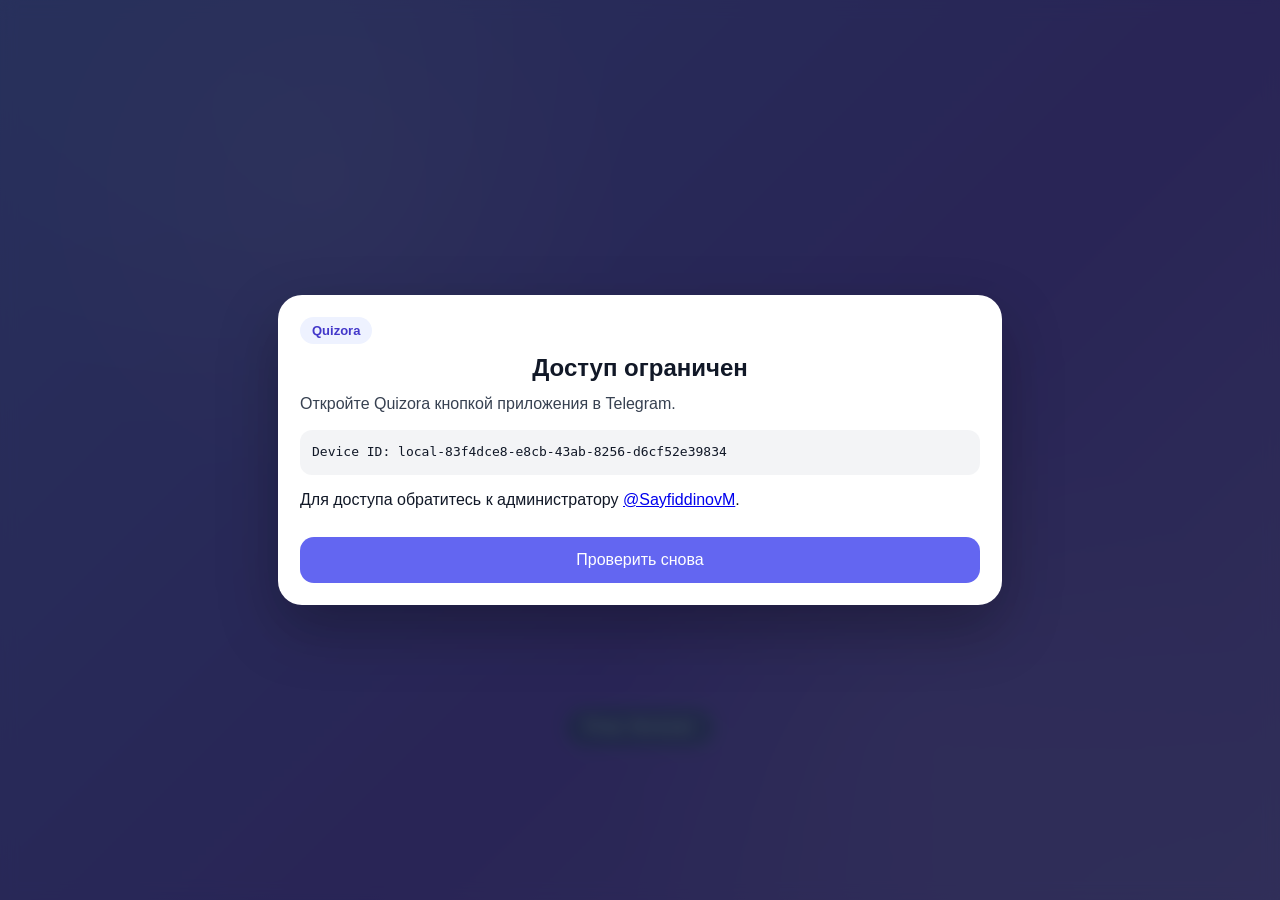
<file: index.html>
<!DOCTYPE html>
<html lang="ru" data-quiz-section="micro" data-quiz-storage="micro">
<head>
<meta charset="UTF-8">
<meta name="viewport" content="width=device-width, initial-scale=1">
<title>Quizora · Макроэкономика 2</title>
<link rel="stylesheet" href="micro_style.css?v=quizora-free-20261025">
<link rel="stylesheet" href="quiz_ai.css?v=20261025-live-stream-v14">
<link rel="stylesheet" href="quiz_progress.css?v=20261025-live-stream-v14">
</head>
<body>
<div id="app"></div>
<script>
// The test shares the existing entry page, including on GitHub project Pages.
if (new URLSearchParams(window.location.search).get('screen') === 'test') {
  document.body.classList.add('quiz-test-page');
  document.getElementById('app').outerHTML = '<div class="card"><div id="timer"></div><div id="question"></div><div id="options"></div></div>';
}
</script>
<script>
window.FRONTEND_BROWSER_ACCESS = false;
</script>
<script src="access_control.js?v=20261025-identity-stable-v13"></script>
<script src="micro_script.js?v=20261025-live-stream-v14"></script>
<script src="quiz_progress.js?v=20261025-live-stream-v14"></script>
<script src="quiz_chat_state.js?v=20261025-live-stream-v14"></script>
<script src="quiz_ai.js?v=20261025-live-stream-v14"></script>
</body>
</html>
</file>
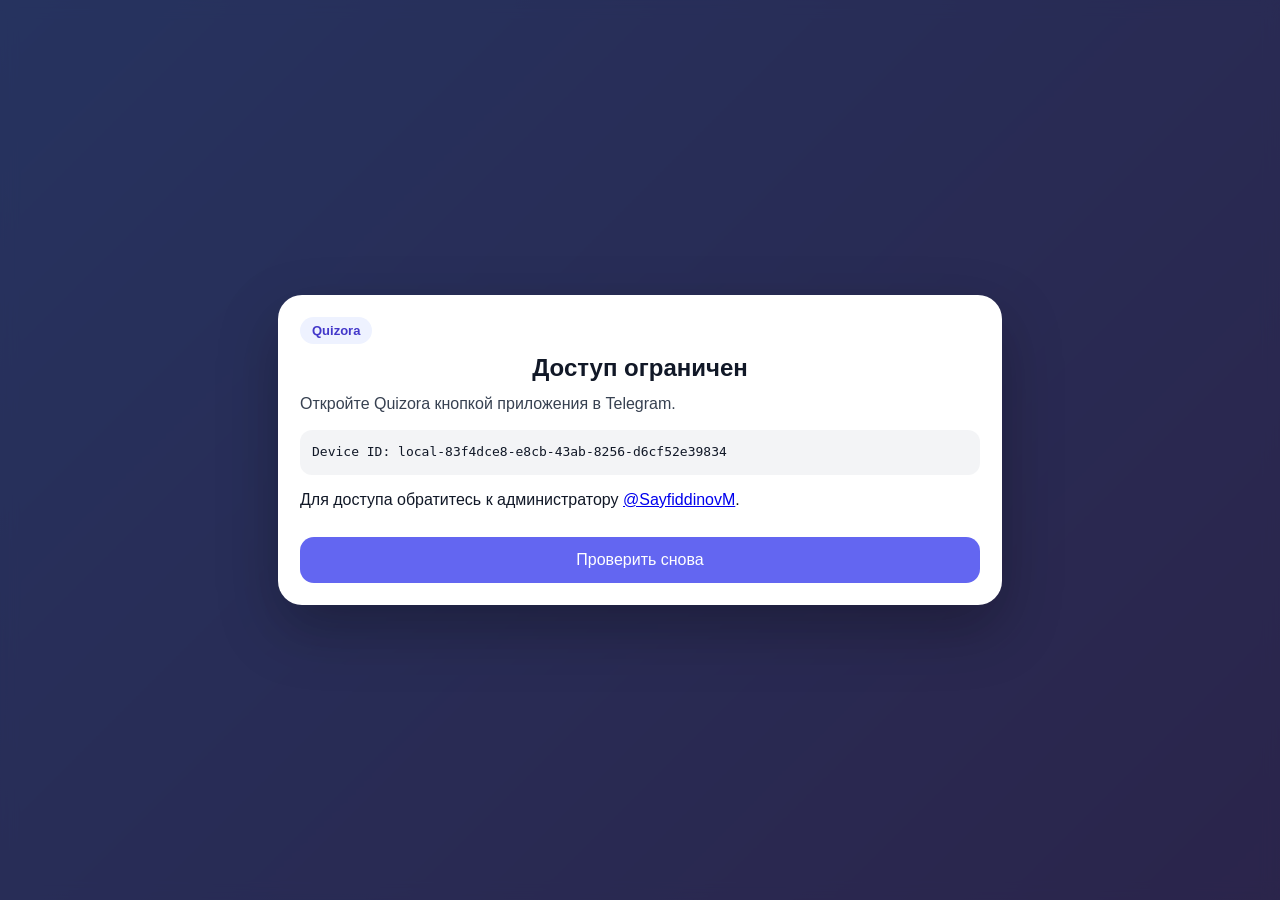
<file: micro_test.html>
<!DOCTYPE html>
<html lang="ru" data-quiz-section="micro" data-quiz-storage="micro">
<head>
    <meta charset="UTF-8">
    <meta name="viewport" content="width=device-width, initial-scale=1">
    <title>Quizora · Макроэкономика 2</title>
    <link rel="stylesheet" href="micro_style.css?v=quizora-free-20261025">
<link rel="stylesheet" href="quiz_ai.css?v=20261025-live-stream-v14">
<link rel="stylesheet" href="quiz_progress.css?v=20261025-live-stream-v14">
</head>
<body class="quiz-test-page">
    <div class="card">
        <div id="timer"></div>
        <div id="question"></div>
        <div id="options"></div>
    </div>
    <script>
window.FRONTEND_BROWSER_ACCESS = false;
</script>
<script src="access_control.js?v=20261025-identity-stable-v13"></script>
<script src="micro_script.js?v=20261025-live-stream-v14"></script>
<script src="quiz_progress.js?v=20261025-live-stream-v14"></script>
<script src="quiz_chat_state.js?v=20261025-live-stream-v14"></script>
<script src="quiz_ai.js?v=20261025-live-stream-v14"></script>
</body>
</html>
</file>
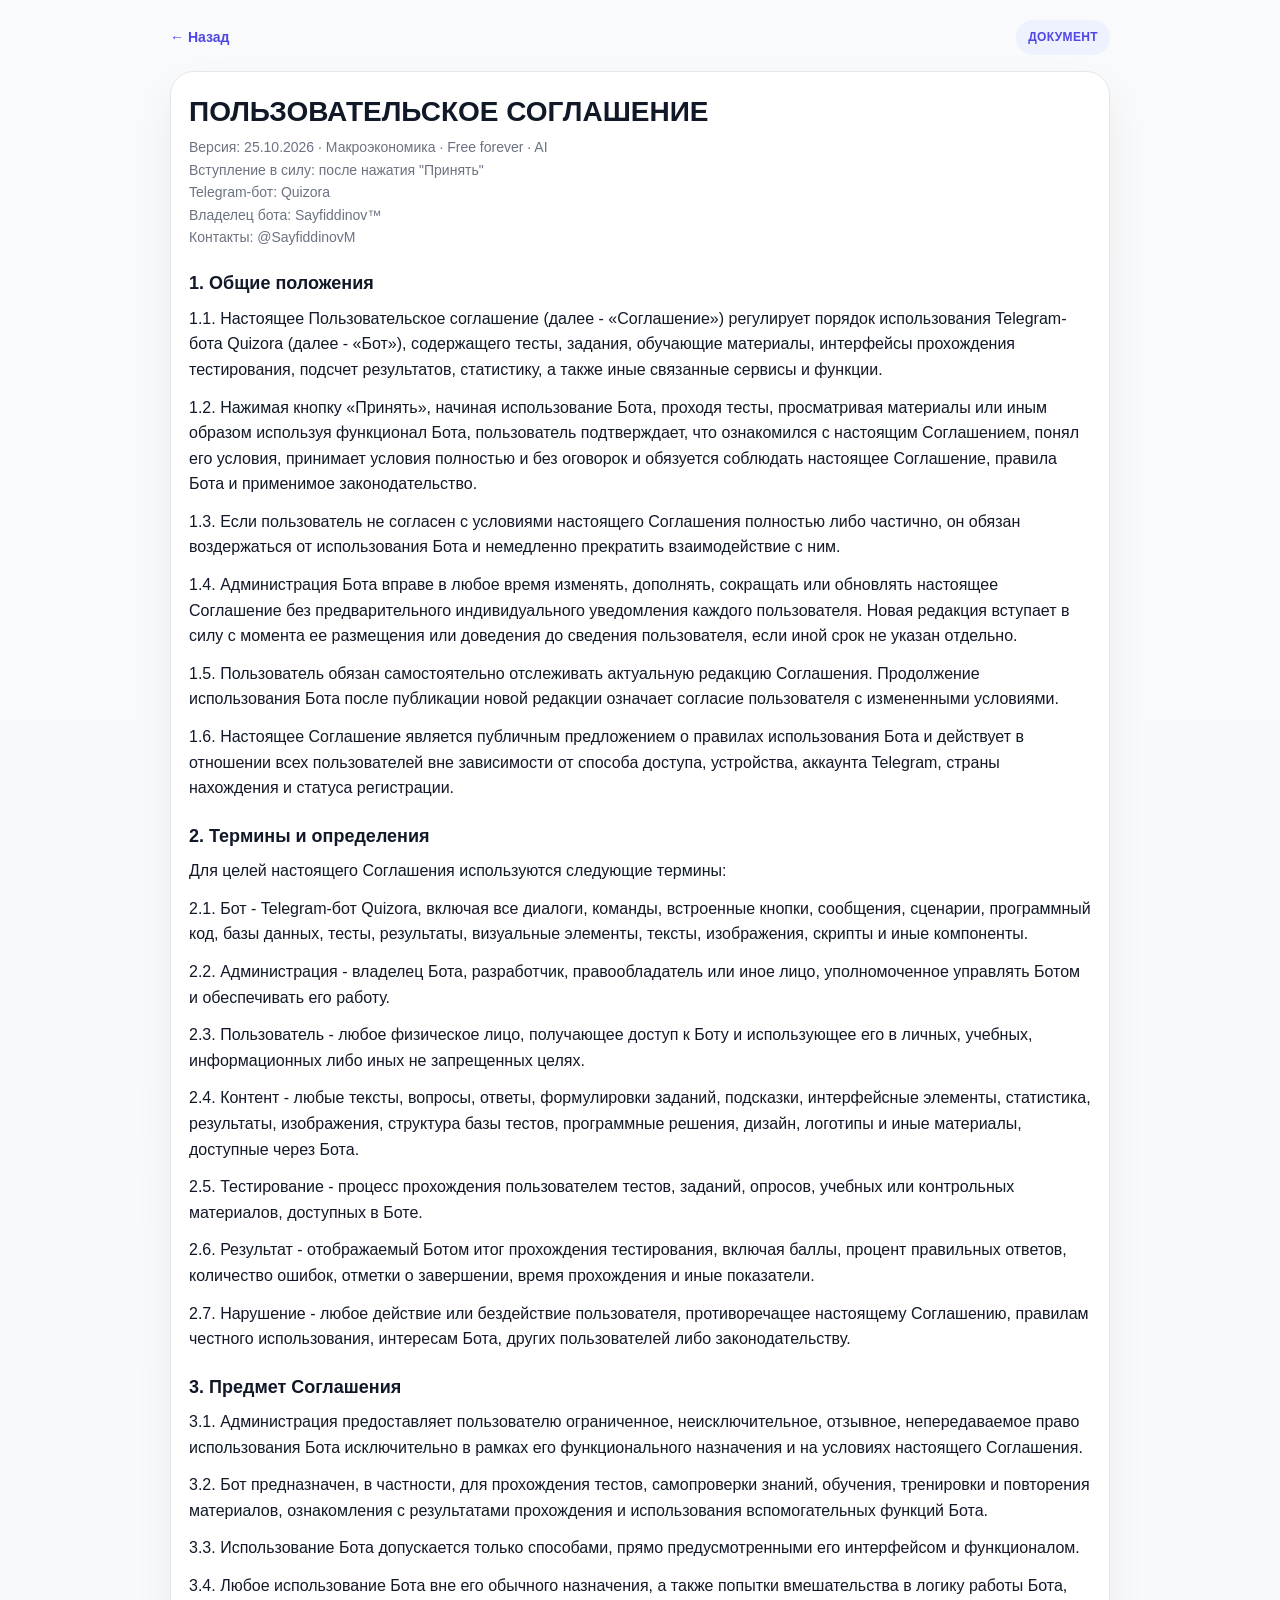
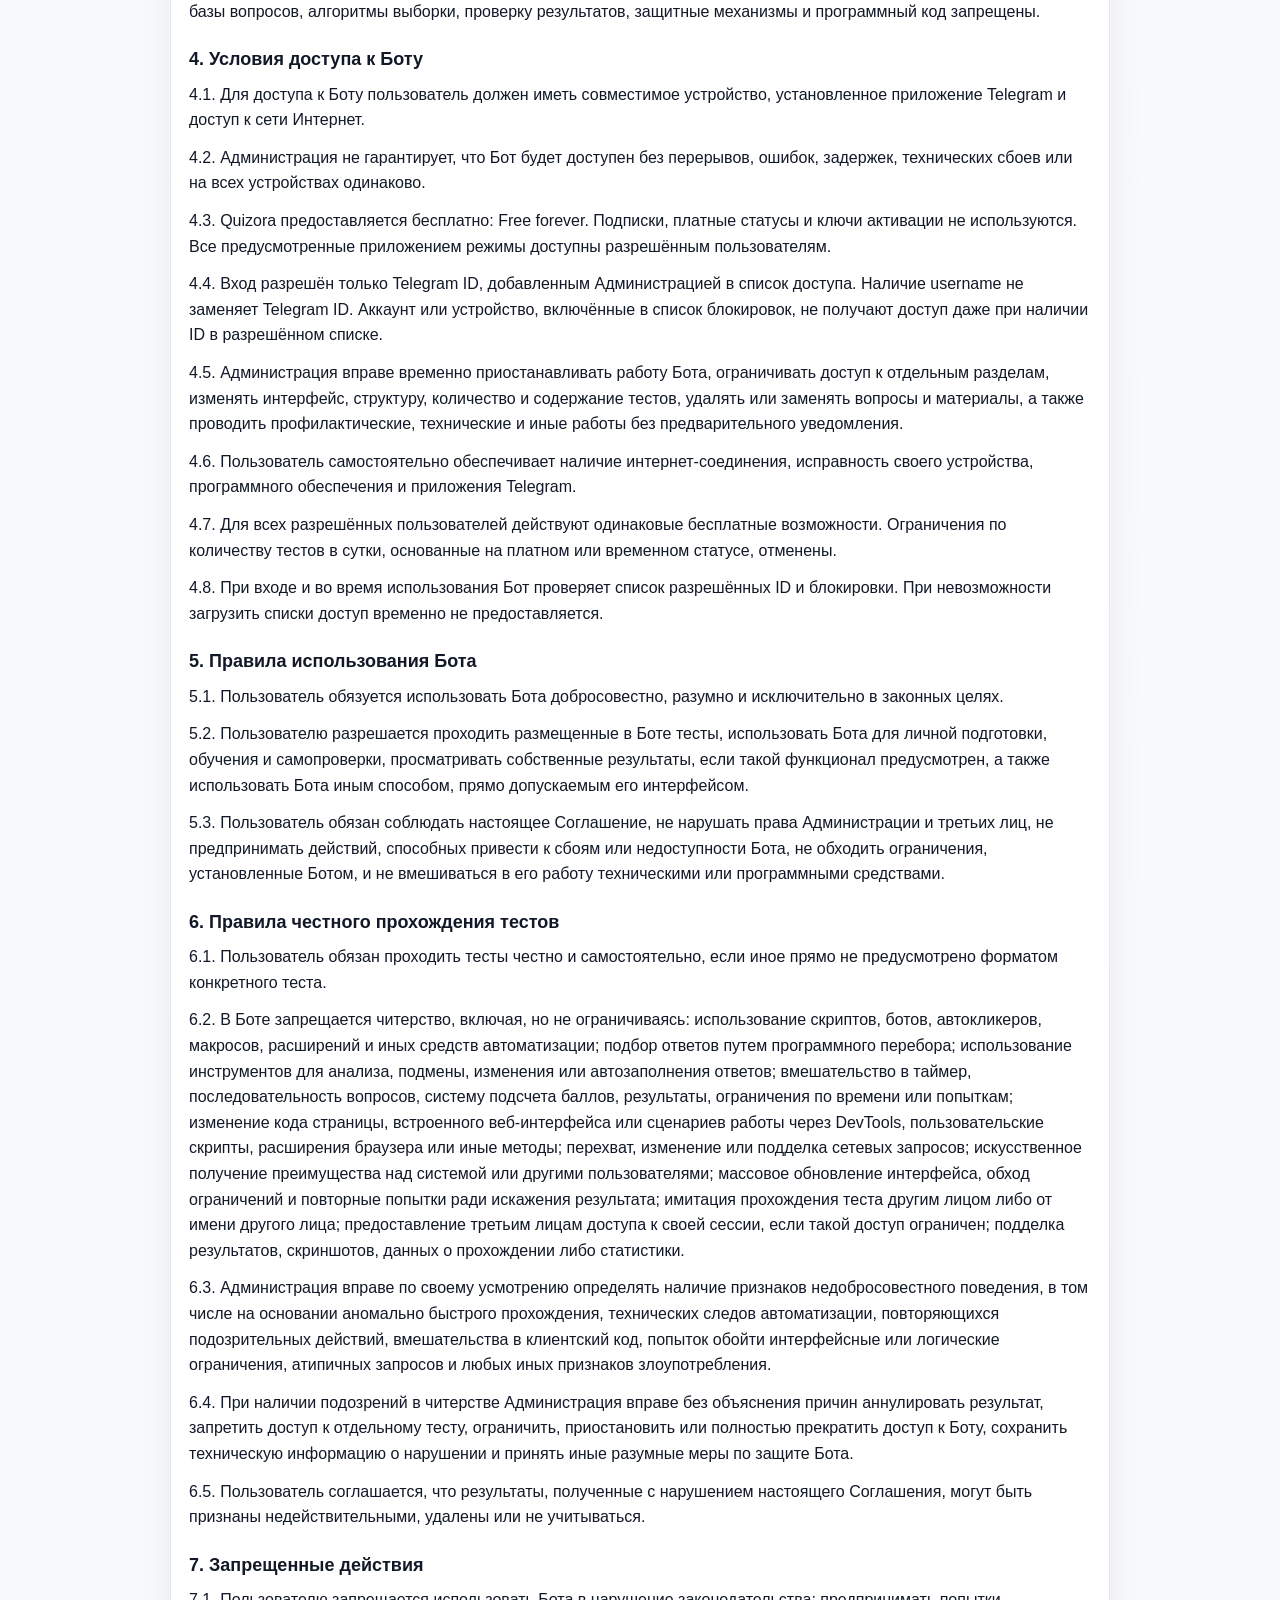
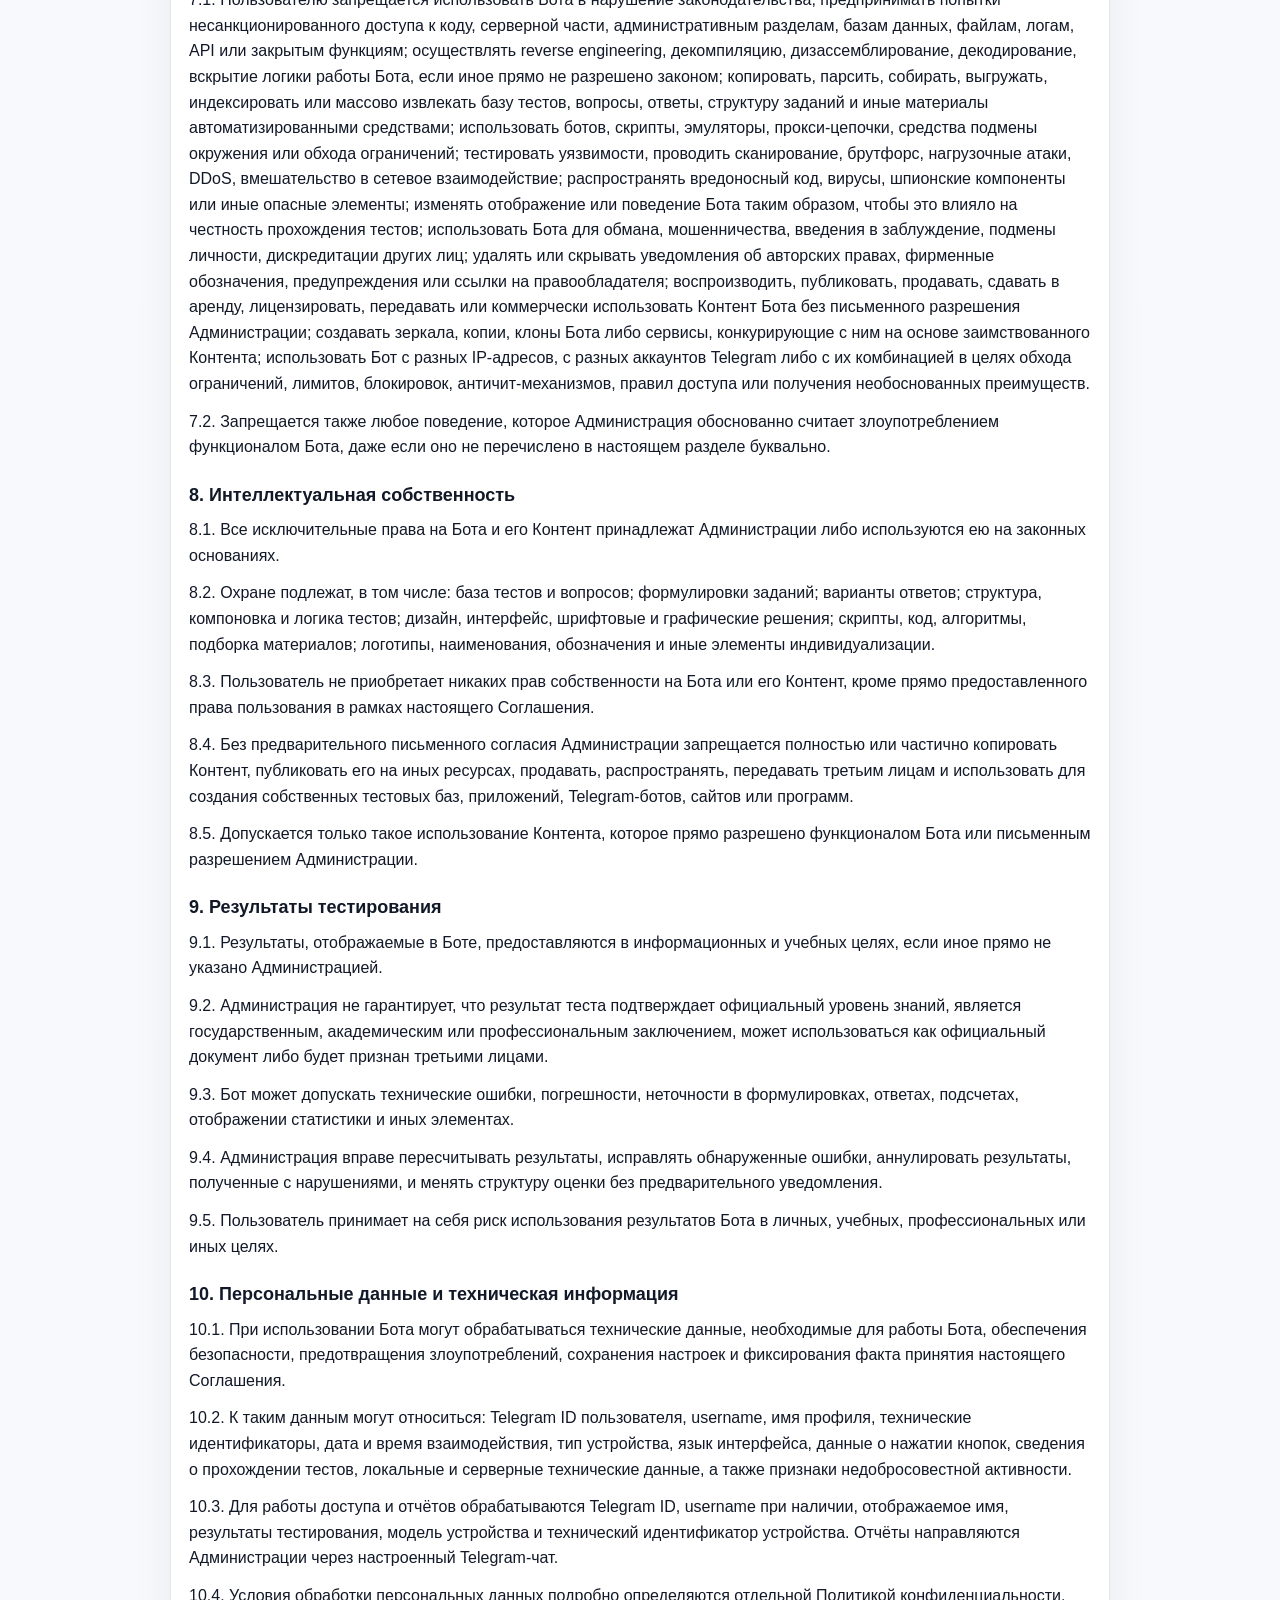
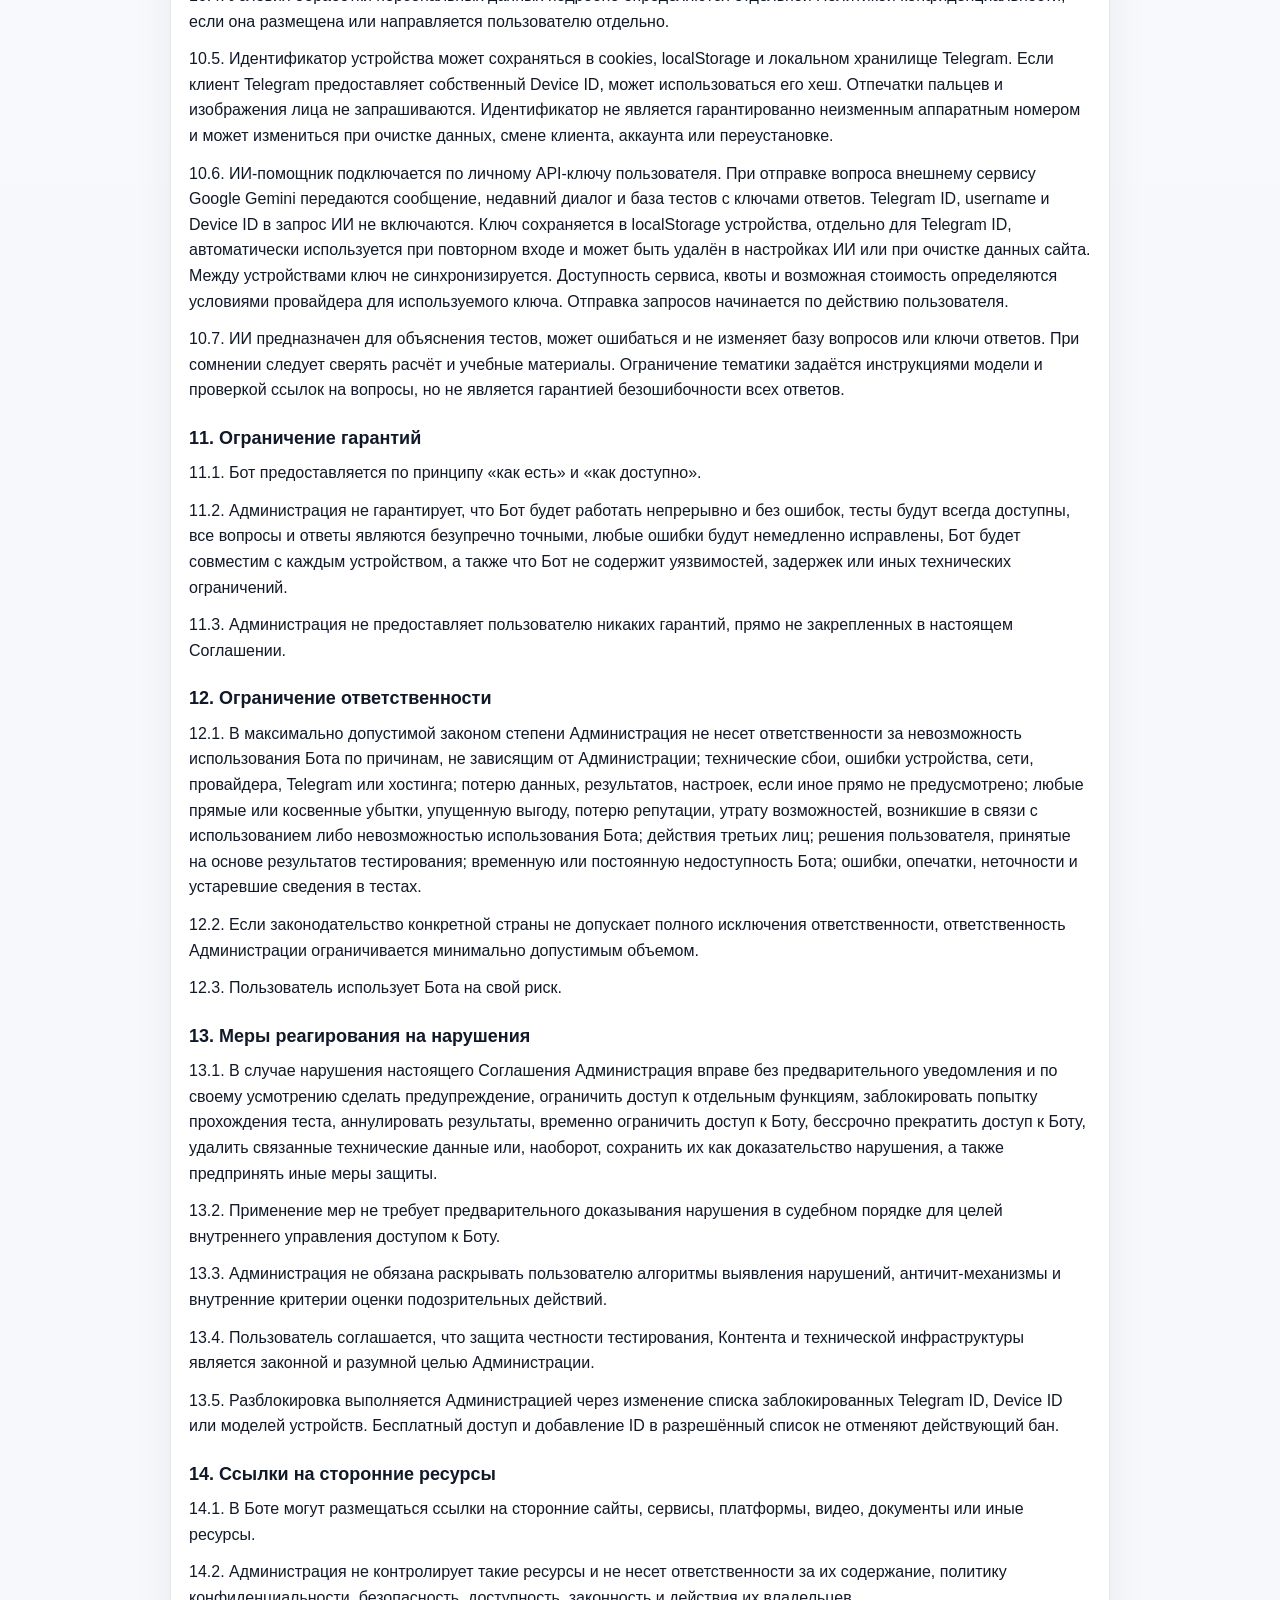
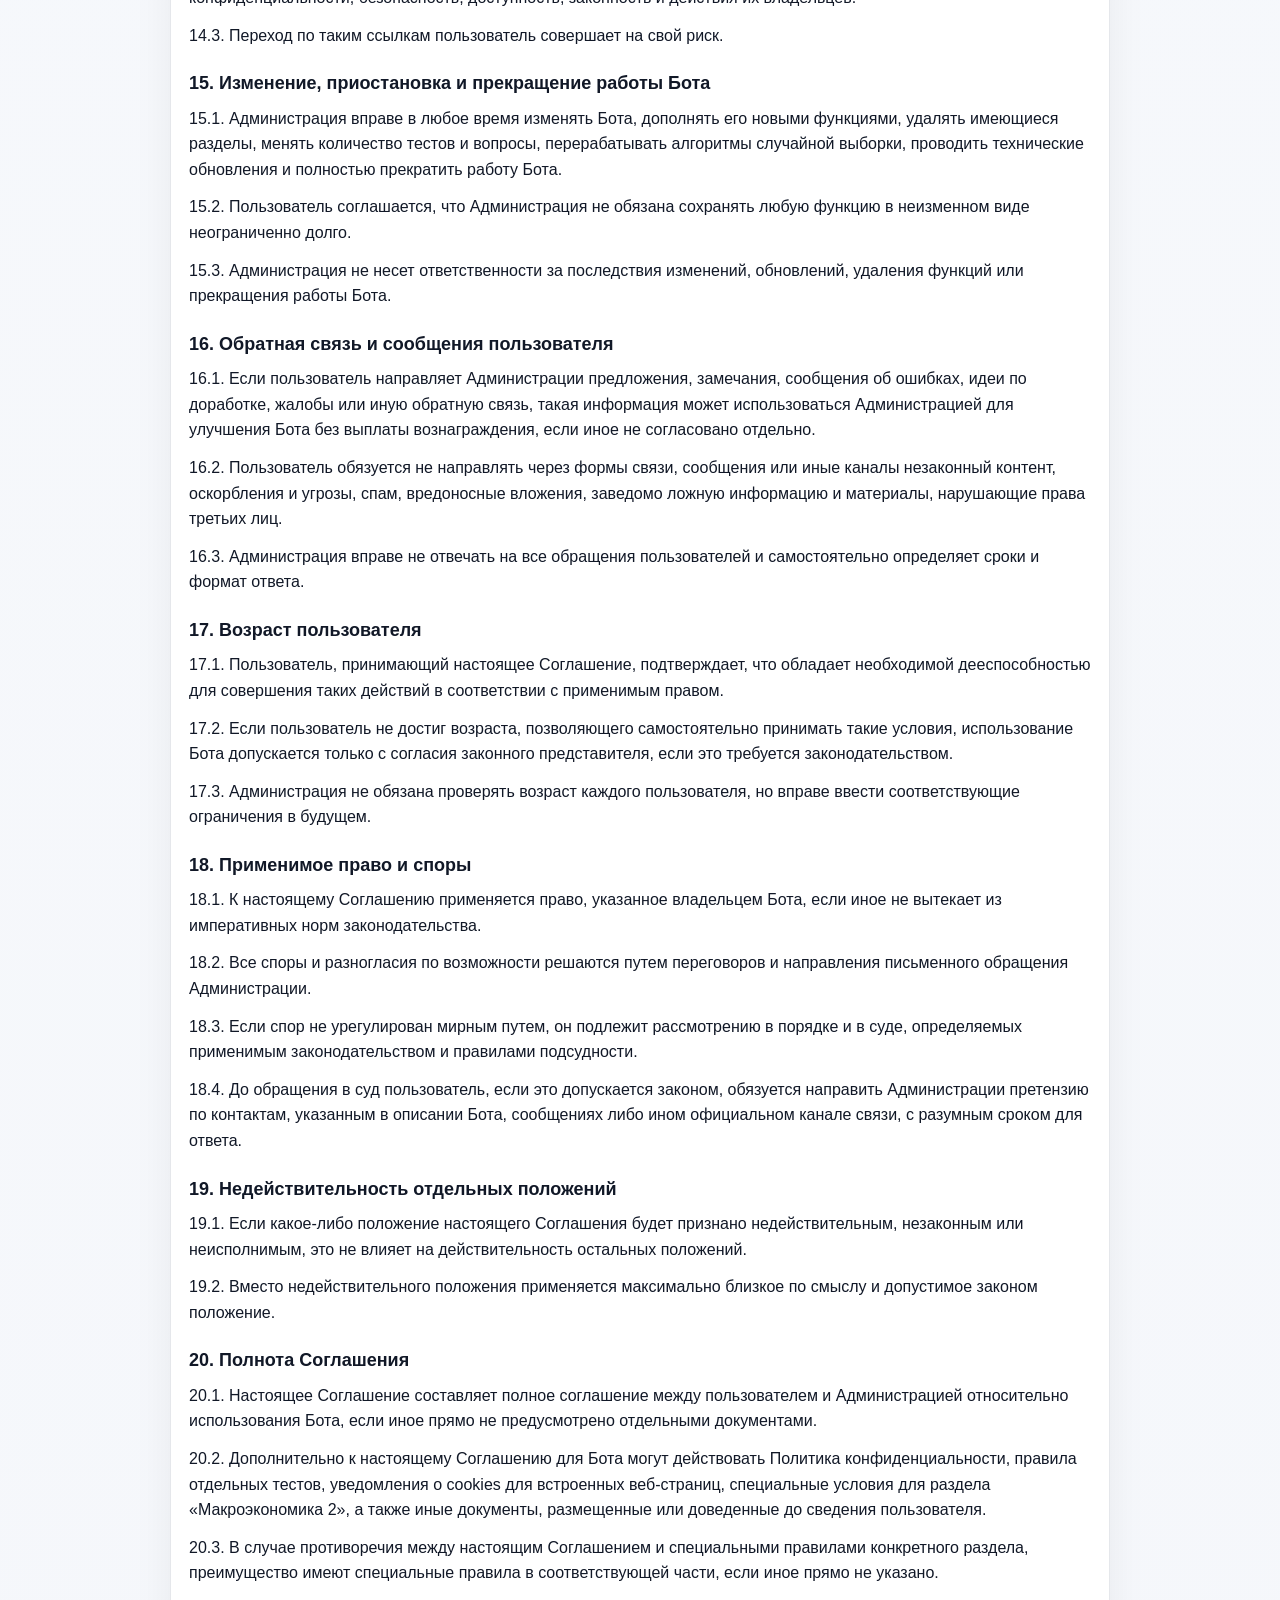
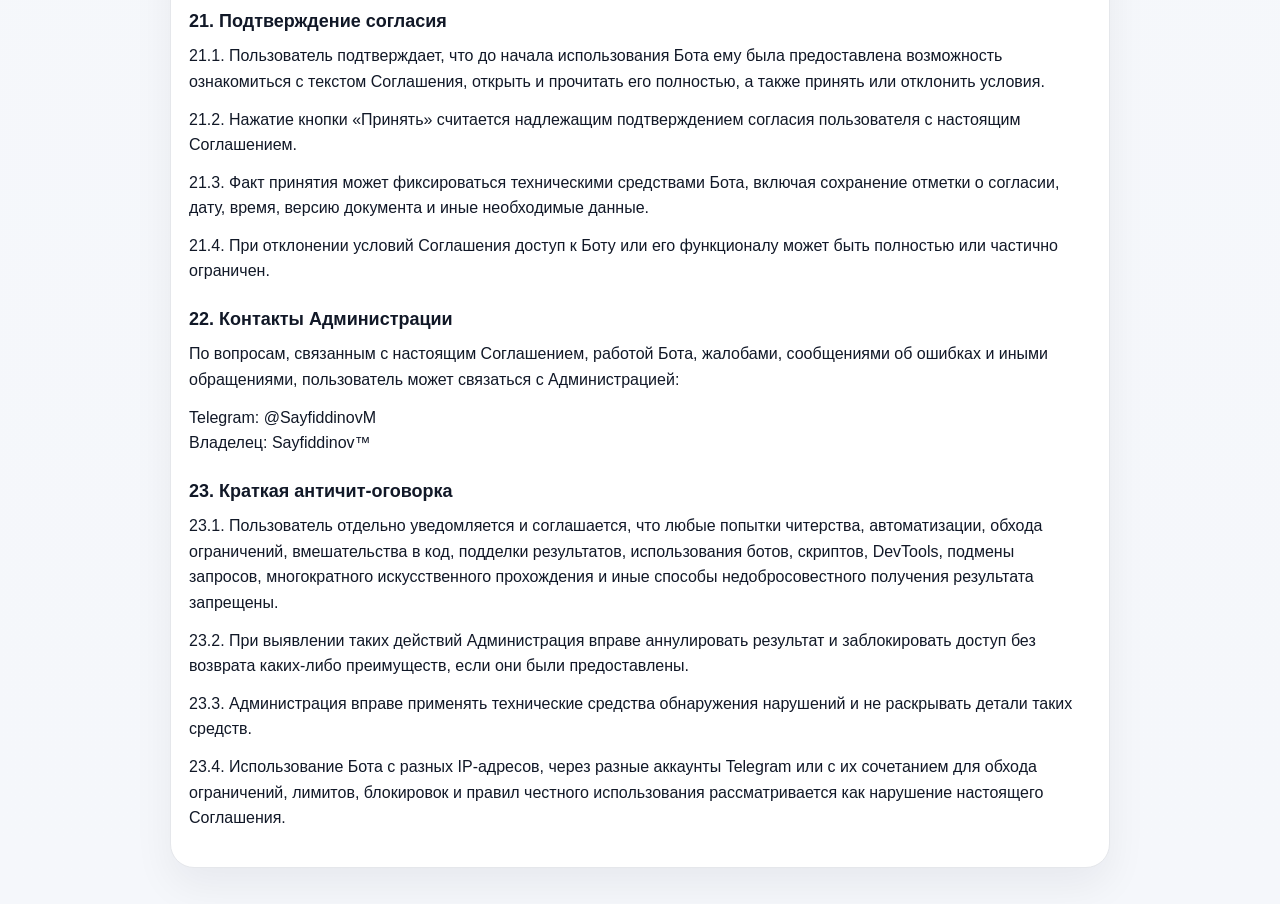
<file: user_agreement.html>
<!DOCTYPE html>
<html lang="ru">
<head>
  <meta charset="UTF-8">
  <meta name="viewport" content="width=device-width, initial-scale=1.0">
  <title>Пользовательское соглашение</title>
  <style>
    :root {
      --bg: #f5f7fb;
      --card: #ffffff;
      --text: #111827;
      --muted: #6b7280;
      --border: #e5e7eb;
      --accent: #4f46e5;
      --accent-soft: #eef2ff;
    }
    * { box-sizing: border-box; }
    body {
      margin: 0;
      font-family: Arial, sans-serif;
      background: linear-gradient(180deg, #f8fafc 0%, var(--bg) 100%);
      color: var(--text);
      line-height: 1.6;
    }
    .page {
      width: min(940px, calc(100% - 28px));
      margin: 0 auto;
      padding: 20px 0 36px;
    }
    .topbar {
      display: flex;
      align-items: center;
      justify-content: space-between;
      gap: 12px;
      margin-bottom: 16px;
    }
    .back-link {
      display: inline-flex;
      align-items: center;
      gap: 8px;
      text-decoration: none;
      color: var(--accent);
      font-weight: 700;
      font-size: 14px;
    }
    .badge {
      display: inline-flex;
      align-items: center;
      padding: 8px 12px;
      border-radius: 999px;
      background: var(--accent-soft);
      color: var(--accent);
      font-size: 12px;
      font-weight: 800;
      letter-spacing: .03em;
      text-transform: uppercase;
    }
    .card {
      background: var(--card);
      border: 1px solid var(--border);
      border-radius: 24px;
      padding: 24px 18px;
      box-shadow: 0 18px 40px rgba(15, 23, 42, 0.06);
    }
    .agreement-doc-title {
      margin: 0 0 8px;
      font-size: 28px;
      line-height: 1.15;
    }
    .agreement-doc-meta {
      margin: 0 0 22px;
      color: var(--muted);
      font-size: 14px;
    }
    .agreement-doc-section {
      margin: 24px 0 10px;
      font-size: 18px;
      line-height: 1.3;
    }
    p { margin: 0 0 12px; }
    .agreement-doc-note {
      padding: 14px 16px;
      border-radius: 16px;
      background: #fff7ed;
      border: 1px solid #fed7aa;
    }
    body.embedded .page { width: 100%; padding: 8px; }
    body.embedded .topbar { display: none; }
    body.embedded .card { border: none; box-shadow: none; padding: 10px 8px 18px; border-radius: 0; }
    body.embedded { background: #ffffff; }
  </style>
</head>
<body>
  <div class="page">
    <div class="topbar">
      <a class="back-link" href="index.html" onclick="if (history.length > 1) { history.back(); return false; }">← Назад</a>
      <div class="badge">Документ</div>
    </div>

    <main class="card">
      <h3 class="agreement-doc-title">ПОЛЬЗОВАТЕЛЬСКОЕ СОГЛАШЕНИЕ</h3>
            <p class="agreement-doc-meta">Версия: 25.10.2026 · Макроэкономика · Free forever · AI<br>Вступление в силу: после нажатия "Принять"<br>Telegram-бот: Quizora<br>Владелец бота: Sayfiddinov™<br>Контакты: @SayfiddinovM</p>
            <h4 class="agreement-doc-section">1. Общие положения</h4>
            <p>1.1. Настоящее Пользовательское соглашение (далее - «Соглашение») регулирует порядок использования Telegram-бота Quizora (далее - «Бот»), содержащего тесты, задания, обучающие материалы, интерфейсы прохождения тестирования, подсчет результатов, статистику, а также иные связанные сервисы и функции.</p>
            <p>1.2. Нажимая кнопку «Принять», начиная использование Бота, проходя тесты, просматривая материалы или иным образом используя функционал Бота, пользователь подтверждает, что ознакомился с настоящим Соглашением, понял его условия, принимает условия полностью и без оговорок и обязуется соблюдать настоящее Соглашение, правила Бота и применимое законодательство.</p>
            <p>1.3. Если пользователь не согласен с условиями настоящего Соглашения полностью либо частично, он обязан воздержаться от использования Бота и немедленно прекратить взаимодействие с ним.</p>
            <p>1.4. Администрация Бота вправе в любое время изменять, дополнять, сокращать или обновлять настоящее Соглашение без предварительного индивидуального уведомления каждого пользователя. Новая редакция вступает в силу с момента ее размещения или доведения до сведения пользователя, если иной срок не указан отдельно.</p>
            <p>1.5. Пользователь обязан самостоятельно отслеживать актуальную редакцию Соглашения. Продолжение использования Бота после публикации новой редакции означает согласие пользователя с измененными условиями.</p>
            <p>1.6. Настоящее Соглашение является публичным предложением о правилах использования Бота и действует в отношении всех пользователей вне зависимости от способа доступа, устройства, аккаунта Telegram, страны нахождения и статуса регистрации.</p>
            <h4 class="agreement-doc-section">2. Термины и определения</h4>
            <p>Для целей настоящего Соглашения используются следующие термины:</p>
            <p>2.1. Бот - Telegram-бот Quizora, включая все диалоги, команды, встроенные кнопки, сообщения, сценарии, программный код, базы данных, тесты, результаты, визуальные элементы, тексты, изображения, скрипты и иные компоненты.</p>
            <p>2.2. Администрация - владелец Бота, разработчик, правообладатель или иное лицо, уполномоченное управлять Ботом и обеспечивать его работу.</p>
            <p>2.3. Пользователь - любое физическое лицо, получающее доступ к Боту и использующее его в личных, учебных, информационных либо иных не запрещенных целях.</p>
            <p>2.4. Контент - любые тексты, вопросы, ответы, формулировки заданий, подсказки, интерфейсные элементы, статистика, результаты, изображения, структура базы тестов, программные решения, дизайн, логотипы и иные материалы, доступные через Бота.</p>
            <p>2.5. Тестирование - процесс прохождения пользователем тестов, заданий, опросов, учебных или контрольных материалов, доступных в Боте.</p>
            <p>2.6. Результат - отображаемый Ботом итог прохождения тестирования, включая баллы, процент правильных ответов, количество ошибок, отметки о завершении, время прохождения и иные показатели.</p>
            <p>2.7. Нарушение - любое действие или бездействие пользователя, противоречащее настоящему Соглашению, правилам честного использования, интересам Бота, других пользователей либо законодательству.</p>
            <h4 class="agreement-doc-section">3. Предмет Соглашения</h4>
            <p>3.1. Администрация предоставляет пользователю ограниченное, неисключительное, отзывное, непередаваемое право использования Бота исключительно в рамках его функционального назначения и на условиях настоящего Соглашения.</p>
            <p>3.2. Бот предназначен, в частности, для прохождения тестов, самопроверки знаний, обучения, тренировки и повторения материалов, ознакомления с результатами прохождения и использования вспомогательных функций Бота.</p>
            <p>3.3. Использование Бота допускается только способами, прямо предусмотренными его интерфейсом и функционалом.</p>
            <p>3.4. Любое использование Бота вне его обычного назначения, а также попытки вмешательства в логику работы Бота, базы вопросов, алгоритмы выборки, проверку результатов, защитные механизмы и программный код запрещены.</p>
            <h4 class="agreement-doc-section">4. Условия доступа к Боту</h4>
            <p>4.1. Для доступа к Боту пользователь должен иметь совместимое устройство, установленное приложение Telegram и доступ к сети Интернет.</p>
            <p>4.2. Администрация не гарантирует, что Бот будет доступен без перерывов, ошибок, задержек, технических сбоев или на всех устройствах одинаково.</p>
            <p>4.3. Quizora предоставляется бесплатно: Free forever. Подписки, платные статусы и ключи активации не используются. Все предусмотренные приложением режимы доступны разрешённым пользователям.</p>
            <p>4.4. Вход разрешён только Telegram ID, добавленным Администрацией в список доступа. Наличие username не заменяет Telegram ID. Аккаунт или устройство, включённые в список блокировок, не получают доступ даже при наличии ID в разрешённом списке.</p>
            <p>4.5. Администрация вправе временно приостанавливать работу Бота, ограничивать доступ к отдельным разделам, изменять интерфейс, структуру, количество и содержание тестов, удалять или заменять вопросы и материалы, а также проводить профилактические, технические и иные работы без предварительного уведомления.</p>
            <p>4.6. Пользователь самостоятельно обеспечивает наличие интернет-соединения, исправность своего устройства, программного обеспечения и приложения Telegram.</p>
            <p>4.7. Для всех разрешённых пользователей действуют одинаковые бесплатные возможности. Ограничения по количеству тестов в сутки, основанные на платном или временном статусе, отменены.</p>
            <p>4.8. При входе и во время использования Бот проверяет список разрешённых ID и блокировки. При невозможности загрузить списки доступ временно не предоставляется.</p>
            <h4 class="agreement-doc-section">5. Правила использования Бота</h4>
            <p>5.1. Пользователь обязуется использовать Бота добросовестно, разумно и исключительно в законных целях.</p>
            <p>5.2. Пользователю разрешается проходить размещенные в Боте тесты, использовать Бота для личной подготовки, обучения и самопроверки, просматривать собственные результаты, если такой функционал предусмотрен, а также использовать Бота иным способом, прямо допускаемым его интерфейсом.</p>
            <p>5.3. Пользователь обязан соблюдать настоящее Соглашение, не нарушать права Администрации и третьих лиц, не предпринимать действий, способных привести к сбоям или недоступности Бота, не обходить ограничения, установленные Ботом, и не вмешиваться в его работу техническими или программными средствами.</p>
            <h4 class="agreement-doc-section">6. Правила честного прохождения тестов</h4>
            <p>6.1. Пользователь обязан проходить тесты честно и самостоятельно, если иное прямо не предусмотрено форматом конкретного теста.</p>
            <p>6.2. В Боте запрещается читерство, включая, но не ограничиваясь: использование скриптов, ботов, автокликеров, макросов, расширений и иных средств автоматизации; подбор ответов путем программного перебора; использование инструментов для анализа, подмены, изменения или автозаполнения ответов; вмешательство в таймер, последовательность вопросов, систему подсчета баллов, результаты, ограничения по времени или попыткам; изменение кода страницы, встроенного веб-интерфейса или сценариев работы через DevTools, пользовательские скрипты, расширения браузера или иные методы; перехват, изменение или подделка сетевых запросов; искусственное получение преимущества над системой или другими пользователями; массовое обновление интерфейса, обход ограничений и повторные попытки ради искажения результата; имитация прохождения теста другим лицом либо от имени другого лица; предоставление третьим лицам доступа к своей сессии, если такой доступ ограничен; подделка результатов, скриншотов, данных о прохождении либо статистики.</p>
            <p>6.3. Администрация вправе по своему усмотрению определять наличие признаков недобросовестного поведения, в том числе на основании аномально быстрого прохождения, технических следов автоматизации, повторяющихся подозрительных действий, вмешательства в клиентский код, попыток обойти интерфейсные или логические ограничения, атипичных запросов и любых иных признаков злоупотребления.</p>
            <p>6.4. При наличии подозрений в читерстве Администрация вправе без объяснения причин аннулировать результат, запретить доступ к отдельному тесту, ограничить, приостановить или полностью прекратить доступ к Боту, сохранить техническую информацию о нарушении и принять иные разумные меры по защите Бота.</p>
            <p>6.5. Пользователь соглашается, что результаты, полученные с нарушением настоящего Соглашения, могут быть признаны недействительными, удалены или не учитываться.</p>
            <h4 class="agreement-doc-section">7. Запрещенные действия</h4>
            <p>7.1. Пользователю запрещается использовать Бота в нарушение законодательства; предпринимать попытки несанкционированного доступа к коду, серверной части, административным разделам, базам данных, файлам, логам, API или закрытым функциям; осуществлять reverse engineering, декомпиляцию, дизассемблирование, декодирование, вскрытие логики работы Бота, если иное прямо не разрешено законом; копировать, парсить, собирать, выгружать, индексировать или массово извлекать базу тестов, вопросы, ответы, структуру заданий и иные материалы автоматизированными средствами; использовать ботов, скрипты, эмуляторы, прокси-цепочки, средства подмены окружения или обхода ограничений; тестировать уязвимости, проводить сканирование, брутфорс, нагрузочные атаки, DDoS, вмешательство в сетевое взаимодействие; распространять вредоносный код, вирусы, шпионские компоненты или иные опасные элементы; изменять отображение или поведение Бота таким образом, чтобы это влияло на честность прохождения тестов; использовать Бота для обмана, мошенничества, введения в заблуждение, подмены личности, дискредитации других лиц; удалять или скрывать уведомления об авторских правах, фирменные обозначения, предупреждения или ссылки на правообладателя; воспроизводить, публиковать, продавать, сдавать в аренду, лицензировать, передавать или коммерчески использовать Контент Бота без письменного разрешения Администрации; создавать зеркала, копии, клоны Бота либо сервисы, конкурирующие с ним на основе заимствованного Контента; использовать Бот с разных IP-адресов, с разных аккаунтов Telegram либо с их комбинацией в целях обхода ограничений, лимитов, блокировок, античит-механизмов, правил доступа или получения необоснованных преимуществ.</p>
            <p>7.2. Запрещается также любое поведение, которое Администрация обоснованно считает злоупотреблением функционалом Бота, даже если оно не перечислено в настоящем разделе буквально.</p>
            <h4 class="agreement-doc-section">8. Интеллектуальная собственность</h4>
            <p>8.1. Все исключительные права на Бота и его Контент принадлежат Администрации либо используются ею на законных основаниях.</p>
            <p>8.2. Охране подлежат, в том числе: база тестов и вопросов; формулировки заданий; варианты ответов; структура, компоновка и логика тестов; дизайн, интерфейс, шрифтовые и графические решения; скрипты, код, алгоритмы, подборка материалов; логотипы, наименования, обозначения и иные элементы индивидуализации.</p>
            <p>8.3. Пользователь не приобретает никаких прав собственности на Бота или его Контент, кроме прямо предоставленного права пользования в рамках настоящего Соглашения.</p>
            <p>8.4. Без предварительного письменного согласия Администрации запрещается полностью или частично копировать Контент, публиковать его на иных ресурсах, продавать, распространять, передавать третьим лицам и использовать для создания собственных тестовых баз, приложений, Telegram-ботов, сайтов или программ.</p>
            <p>8.5. Допускается только такое использование Контента, которое прямо разрешено функционалом Бота или письменным разрешением Администрации.</p>
            <h4 class="agreement-doc-section">9. Результаты тестирования</h4>
            <p>9.1. Результаты, отображаемые в Боте, предоставляются в информационных и учебных целях, если иное прямо не указано Администрацией.</p>
            <p>9.2. Администрация не гарантирует, что результат теста подтверждает официальный уровень знаний, является государственным, академическим или профессиональным заключением, может использоваться как официальный документ либо будет признан третьими лицами.</p>
            <p>9.3. Бот может допускать технические ошибки, погрешности, неточности в формулировках, ответах, подсчетах, отображении статистики и иных элементах.</p>
            <p>9.4. Администрация вправе пересчитывать результаты, исправлять обнаруженные ошибки, аннулировать результаты, полученные с нарушениями, и менять структуру оценки без предварительного уведомления.</p>
            <p>9.5. Пользователь принимает на себя риск использования результатов Бота в личных, учебных, профессиональных или иных целях.</p>
            <h4 class="agreement-doc-section">10. Персональные данные и техническая информация</h4>
            <p>10.1. При использовании Бота могут обрабатываться технические данные, необходимые для работы Бота, обеспечения безопасности, предотвращения злоупотреблений, сохранения настроек и фиксирования факта принятия настоящего Соглашения.</p>
            <p>10.2. К таким данным могут относиться: Telegram ID пользователя, username, имя профиля, технические идентификаторы, дата и время взаимодействия, тип устройства, язык интерфейса, данные о нажатии кнопок, сведения о прохождении тестов, локальные и серверные технические данные, а также признаки недобросовестной активности.</p>
            <p>10.3. Для работы доступа и отчётов обрабатываются Telegram ID, username при наличии, отображаемое имя, результаты тестирования, модель устройства и технический идентификатор устройства. Отчёты направляются Администрации через настроенный Telegram-чат.</p>
            <p>10.4. Условия обработки персональных данных подробно определяются отдельной Политикой конфиденциальности, если она размещена или направляется пользователю отдельно.</p>
            <p>10.5. Идентификатор устройства может сохраняться в cookies, localStorage и локальном хранилище Telegram. Если клиент Telegram предоставляет собственный Device ID, может использоваться его хеш. Отпечатки пальцев и изображения лица не запрашиваются. Идентификатор не является гарантированно неизменным аппаратным номером и может измениться при очистке данных, смене клиента, аккаунта или переустановке.</p>
            <p>10.6. ИИ-помощник подключается по личному API-ключу пользователя. При отправке вопроса внешнему сервису Google Gemini передаются сообщение, недавний диалог и база тестов с ключами ответов. Telegram ID, username и Device ID в запрос ИИ не включаются. Ключ сохраняется в localStorage устройства, отдельно для Telegram ID, автоматически используется при повторном входе и может быть удалён в настройках ИИ или при очистке данных сайта. Между устройствами ключ не синхронизируется. Доступность сервиса, квоты и возможная стоимость определяются условиями провайдера для используемого ключа. Отправка запросов начинается по действию пользователя.</p>
            <p>10.7. ИИ предназначен для объяснения тестов, может ошибаться и не изменяет базу вопросов или ключи ответов. При сомнении следует сверять расчёт и учебные материалы. Ограничение тематики задаётся инструкциями модели и проверкой ссылок на вопросы, но не является гарантией безошибочности всех ответов.</p>
            <h4 class="agreement-doc-section">11. Ограничение гарантий</h4>
            <p>11.1. Бот предоставляется по принципу «как есть» и «как доступно».</p>
            <p>11.2. Администрация не гарантирует, что Бот будет работать непрерывно и без ошибок, тесты будут всегда доступны, все вопросы и ответы являются безупречно точными, любые ошибки будут немедленно исправлены, Бот будет совместим с каждым устройством, а также что Бот не содержит уязвимостей, задержек или иных технических ограничений.</p>
            <p>11.3. Администрация не предоставляет пользователю никаких гарантий, прямо не закрепленных в настоящем Соглашении.</p>
            <h4 class="agreement-doc-section">12. Ограничение ответственности</h4>
            <p>12.1. В максимально допустимой законом степени Администрация не несет ответственности за невозможность использования Бота по причинам, не зависящим от Администрации; технические сбои, ошибки устройства, сети, провайдера, Telegram или хостинга; потерю данных, результатов, настроек, если иное прямо не предусмотрено; любые прямые или косвенные убытки, упущенную выгоду, потерю репутации, утрату возможностей, возникшие в связи с использованием либо невозможностью использования Бота; действия третьих лиц; решения пользователя, принятые на основе результатов тестирования; временную или постоянную недоступность Бота; ошибки, опечатки, неточности и устаревшие сведения в тестах.</p>
            <p>12.2. Если законодательство конкретной страны не допускает полного исключения ответственности, ответственность Администрации ограничивается минимально допустимым объемом.</p>
            <p>12.3. Пользователь использует Бота на свой риск.</p>
            <h4 class="agreement-doc-section">13. Меры реагирования на нарушения</h4>
            <p>13.1. В случае нарушения настоящего Соглашения Администрация вправе без предварительного уведомления и по своему усмотрению сделать предупреждение, ограничить доступ к отдельным функциям, заблокировать попытку прохождения теста, аннулировать результаты, временно ограничить доступ к Боту, бессрочно прекратить доступ к Боту, удалить связанные технические данные или, наоборот, сохранить их как доказательство нарушения, а также предпринять иные меры защиты.</p>
            <p>13.2. Применение мер не требует предварительного доказывания нарушения в судебном порядке для целей внутреннего управления доступом к Боту.</p>
            <p>13.3. Администрация не обязана раскрывать пользователю алгоритмы выявления нарушений, античит-механизмы и внутренние критерии оценки подозрительных действий.</p>
            <p>13.4. Пользователь соглашается, что защита честности тестирования, Контента и технической инфраструктуры является законной и разумной целью Администрации.</p>
            <p>13.5. Разблокировка выполняется Администрацией через изменение списка заблокированных Telegram ID, Device ID или моделей устройств. Бесплатный доступ и добавление ID в разрешённый список не отменяют действующий бан.</p>
            <h4 class="agreement-doc-section">14. Ссылки на сторонние ресурсы</h4>
            <p>14.1. В Боте могут размещаться ссылки на сторонние сайты, сервисы, платформы, видео, документы или иные ресурсы.</p>
            <p>14.2. Администрация не контролирует такие ресурсы и не несет ответственности за их содержание, политику конфиденциальности, безопасность, доступность, законность и действия их владельцев.</p>
            <p>14.3. Переход по таким ссылкам пользователь совершает на свой риск.</p>
            <h4 class="agreement-doc-section">15. Изменение, приостановка и прекращение работы Бота</h4>
            <p>15.1. Администрация вправе в любое время изменять Бота, дополнять его новыми функциями, удалять имеющиеся разделы, менять количество тестов и вопросы, перерабатывать алгоритмы случайной выборки, проводить технические обновления и полностью прекратить работу Бота.</p>
            <p>15.2. Пользователь соглашается, что Администрация не обязана сохранять любую функцию в неизменном виде неограниченно долго.</p>
            <p>15.3. Администрация не несет ответственности за последствия изменений, обновлений, удаления функций или прекращения работы Бота.</p>
            <h4 class="agreement-doc-section">16. Обратная связь и сообщения пользователя</h4>
            <p>16.1. Если пользователь направляет Администрации предложения, замечания, сообщения об ошибках, идеи по доработке, жалобы или иную обратную связь, такая информация может использоваться Администрацией для улучшения Бота без выплаты вознаграждения, если иное не согласовано отдельно.</p>
            <p>16.2. Пользователь обязуется не направлять через формы связи, сообщения или иные каналы незаконный контент, оскорбления и угрозы, спам, вредоносные вложения, заведомо ложную информацию и материалы, нарушающие права третьих лиц.</p>
            <p>16.3. Администрация вправе не отвечать на все обращения пользователей и самостоятельно определяет сроки и формат ответа.</p>
            <h4 class="agreement-doc-section">17. Возраст пользователя</h4>
            <p>17.1. Пользователь, принимающий настоящее Соглашение, подтверждает, что обладает необходимой дееспособностью для совершения таких действий в соответствии с применимым правом.</p>
            <p>17.2. Если пользователь не достиг возраста, позволяющего самостоятельно принимать такие условия, использование Бота допускается только с согласия законного представителя, если это требуется законодательством.</p>
            <p>17.3. Администрация не обязана проверять возраст каждого пользователя, но вправе ввести соответствующие ограничения в будущем.</p>
            <h4 class="agreement-doc-section">18. Применимое право и споры</h4>
            <p>18.1. К настоящему Соглашению применяется право, указанное владельцем Бота, если иное не вытекает из императивных норм законодательства.</p>
            <p>18.2. Все споры и разногласия по возможности решаются путем переговоров и направления письменного обращения Администрации.</p>
            <p>18.3. Если спор не урегулирован мирным путем, он подлежит рассмотрению в порядке и в суде, определяемых применимым законодательством и правилами подсудности.</p>
            <p>18.4. До обращения в суд пользователь, если это допускается законом, обязуется направить Администрации претензию по контактам, указанным в описании Бота, сообщениях либо ином официальном канале связи, с разумным сроком для ответа.</p>
            <h4 class="agreement-doc-section">19. Недействительность отдельных положений</h4>
            <p>19.1. Если какое-либо положение настоящего Соглашения будет признано недействительным, незаконным или неисполнимым, это не влияет на действительность остальных положений.</p>
            <p>19.2. Вместо недействительного положения применяется максимально близкое по смыслу и допустимое законом положение.</p>
            <h4 class="agreement-doc-section">20. Полнота Соглашения</h4>
            <p>20.1. Настоящее Соглашение составляет полное соглашение между пользователем и Администрацией относительно использования Бота, если иное прямо не предусмотрено отдельными документами.</p>
            <p>20.2. Дополнительно к настоящему Соглашению для Бота могут действовать Политика конфиденциальности, правила отдельных тестов, уведомления о cookies для встроенных веб-страниц, специальные условия для раздела «Макроэкономика 2», а также иные документы, размещенные или доведенные до сведения пользователя.</p>
            <p>20.3. В случае противоречия между настоящим Соглашением и специальными правилами конкретного раздела, преимущество имеют специальные правила в соответствующей части, если иное прямо не указано.</p>
            <h4 class="agreement-doc-section">21. Подтверждение согласия</h4>
            <p>21.1. Пользователь подтверждает, что до начала использования Бота ему была предоставлена возможность ознакомиться с текстом Соглашения, открыть и прочитать его полностью, а также принять или отклонить условия.</p>
            <p>21.2. Нажатие кнопки «Принять» считается надлежащим подтверждением согласия пользователя с настоящим Соглашением.</p>
            <p>21.3. Факт принятия может фиксироваться техническими средствами Бота, включая сохранение отметки о согласии, дату, время, версию документа и иные необходимые данные.</p>
            <p>21.4. При отклонении условий Соглашения доступ к Боту или его функционалу может быть полностью или частично ограничен.</p>
            <h4 class="agreement-doc-section">22. Контакты Администрации</h4>
            <p>По вопросам, связанным с настоящим Соглашением, работой Бота, жалобами, сообщениями об ошибках и иными обращениями, пользователь может связаться с Администрацией:</p>
            <p>Telegram: @SayfiddinovM<br>Владелец: Sayfiddinov™</p>
            <h4 class="agreement-doc-section">23. Краткая античит-оговорка</h4>
            <p>23.1. Пользователь отдельно уведомляется и соглашается, что любые попытки читерства, автоматизации, обхода ограничений, вмешательства в код, подделки результатов, использования ботов, скриптов, DevTools, подмены запросов, многократного искусственного прохождения и иные способы недобросовестного получения результата запрещены.</p>
            <p>23.2. При выявлении таких действий Администрация вправе аннулировать результат и заблокировать доступ без возврата каких-либо преимуществ, если они были предоставлены.</p>
            <p>23.3. Администрация вправе применять технические средства обнаружения нарушений и не раскрывать детали таких средств.</p>
            <p>23.4. Использование Бота с разных IP-адресов, через разные аккаунты Telegram или с их сочетанием для обхода ограничений, лимитов, блокировок и правил честного использования рассматривается как нарушение настоящего Соглашения.</p>
    </main>
  </div>
  <script>
    if (window.self !== window.top || new URLSearchParams(window.location.search).get('embed') === '1') {
      document.body.classList.add('embedded');
    }
  </script>
</body>
</html>
</file>
<file: micro_style.css>
/* ===== BODY ===== */
body {
    margin: 0;
    min-height: 100vh;
    font-family: -apple-system, BlinkMacSystemFont, "Segoe UI", Roboto, Inter, Arial, sans-serif;
    background: linear-gradient(135deg, #667eea, #764ba2);
    display: flex;
    justify-content: center;
    align-items: center;
    flex-direction: column;
    color: #111827; 
}

/* ===== CARD ===== */
.card {
    position: relative;
    z-index: 20;
    background: #ffffff;
    width: min(88vw, 420px);
    max-width: 420px;
    padding: clamp(18px, 3.8vw, 22px);
    border-radius: 20px;
    box-shadow: 0 12px 30px rgba(0,0,0,0.2);
    animation: fade 0.4s ease;
    text-align: center;
    color: #111827;
}

@media (max-width: 640px) {
    .card {
        width: min(86vw, 390px);
        padding: 18px 16px;
        border-radius: 16px;
    }
}

@media (max-width: 380px) {
    .card {
        width: min(84vw, 360px);
        padding: 12px 12px;
        border-radius: 17px;
    }
}

.ai-options-note {
    width: min(88vw, 420px);
    box-sizing: border-box;
    margin: 0 auto 10px;
    padding: 7px 12px;
    border: 1px solid rgba(255,255,255,0.34);
    border-radius: 999px;
    background: rgba(255,255,255,0.18);
    color: rgba(255,255,255,0.92);
    font-size: 11px;
    font-weight: 700;
    line-height: 1.25;
    text-align: center;
    letter-spacing: 0.15px;
    box-shadow: 0 10px 24px rgba(17, 24, 39, 0.12);
    backdrop-filter: blur(10px);
    -webkit-backdrop-filter: blur(10px);
}

@media (max-width: 640px) {
    .ai-options-note {
        width: min(86vw, 390px);
        margin-bottom: 8px;
        padding: 6px 10px;
        font-size: 10.5px;
    }
}

@media (max-width: 380px) {
    .ai-options-note {
        width: min(84vw, 360px);
        font-size: 10px;
    }
}

/* ===== HEADER ===== */
h2 {
    margin: 0 0 12px;
    text-align: center;
    color: #111827;
}


.test-top-actions {
    position: relative;
    z-index: 21;
    display: flex;
    justify-content: flex-end;
    align-items: center;
    min-height: 42px;
    margin-bottom: 10px;
}

.test-top-actions:empty {
    display: none;
}

.top-finish-btn {
    position: relative;
    z-index: 22;
    padding: 10px 15px;
    border: none;
    border-radius: 999px;
    background: linear-gradient(135deg, #4338ca 0%, #7c3aed 100%);
    color: #ffffff;
    font-size: 13px;
    font-weight: 700;
    letter-spacing: 0.2px;
    box-shadow: 0 12px 28px rgba(79, 70, 229, 0.26);
    transition: transform 0.2s ease, box-shadow 0.2s ease, filter 0.2s ease;
}

.top-finish-btn:hover {
    transform: translateY(-1px);
    box-shadow: 0 16px 30px rgba(91, 33, 182, 0.28);
    filter: brightness(1.04);
}

.favorite-question-btn {
    -webkit-appearance: none;
    appearance: none;
    font-family: inherit;
    padding: 0;
    display: inline-flex;
    align-items: center;
    justify-content: center;
    width: 48px;
    height: 48px;
    min-width: 48px;
    border: 1px solid rgba(99, 102, 241, 0.18);
    border-radius: 14px;
    background: #eef2ff;
    color: #4f46e5;
    font-size: 24px;
    font-weight: 800;
    line-height: 1;
    box-shadow: 0 8px 18px rgba(99, 102, 241, 0.14);
    transition: transform 0.18s ease, box-shadow 0.18s ease, background 0.18s ease, color 0.18s ease, border-color 0.18s ease;
    cursor: pointer;
    -webkit-tap-highlight-color: transparent;
}

.favorite-question-btn:hover,
.favorite-question-btn:active {
    transform: translateY(-1px);
    box-shadow: 0 12px 22px rgba(99, 102, 241, 0.18);
}

.favorite-question-btn.is-active {
    background: linear-gradient(135deg, #fff7ed 0%, #fef3c7 100%);
    color: #b45309;
    border-color: rgba(245, 158, 11, 0.34);
    box-shadow: 0 10px 22px rgba(245, 158, 11, 0.2);
}

.question-favorite-btn {
    margin-right: 10px;
}

.test-top-actions {
    gap: 10px;
}

.study-question-header {
    display: flex;
    align-items: flex-start;
    justify-content: space-between;
    gap: 10px;
}

.study-favorite-btn {
    flex-shrink: 0;
    width: 42px;
    height: 42px;
    min-width: 42px;
    border-radius: 12px;
    font-size: 22px;
}

.app-favorites-toggle {
    position: fixed;
    top: 20px;
    left: 92px;
    z-index: 55;
    display: inline-flex;
    align-items: center;
    justify-content: center;
    width: 56px;
    height: 56px;
    border: none;
    border-radius: 18px;
    background: rgba(255, 255, 255, 0.92);
    color: #4f46e5;
    font-size: 28px;
    font-weight: 800;
    box-shadow: 0 14px 26px rgba(30, 41, 59, 0.16);
    backdrop-filter: blur(12px);
    cursor: pointer;
}

.app-favorites-toggle.is-hidden {
    display: none !important;
}

.app-favorites-toggle.is-active,
.app-favorites-toggle:hover {
    color: #b45309;
    background: linear-gradient(135deg, #fff7ed 0%, #fef3c7 100%);
}

@media (max-width: 640px) {
    .favorite-question-btn {
        width: 46px;
        height: 46px;
        min-width: 46px;
        border-radius: 13px;
        font-size: 22px;
    }

    .study-favorite-btn {
        width: 40px;
        height: 40px;
        min-width: 40px;
        font-size: 20px;
    }

    .app-favorites-toggle {
        top: 20px;
        left: 90px;
        width: 54px;
        height: 54px;
        border-radius: 17px;
        font-size: 26px;
    }
}

.premium-incognito-toggle {
    position: fixed;
    top: 14px;
    left: 74px;
    z-index: 1600;
    width: 50px;
    height: 50px;
    border: none;
    border-radius: 16px;
    background: rgba(255,255,255,0.92);
    color: #0f766e;
    font-size: 26px;
    font-weight: 900;
    line-height: 1;
    box-shadow: 0 10px 24px rgba(0,0,0,0.18);
    backdrop-filter: blur(10px);
    cursor: pointer;
    display: inline-flex;
    align-items: center;
    justify-content: center;
}

.premium-incognito-toggle.is-hidden {
    display: none !important;
}

.premium-incognito-toggle-icon {
    position: relative;
    display: inline-flex;
    align-items: center;
    justify-content: center;
    width: 28px;
    height: 28px;
}

.premium-incognito-toggle.is-active {
    background: linear-gradient(135deg, #0f172a 0%, #334155 100%);
    color: #e2e8f0;
}

.premium-incognito-toggle.is-active .premium-incognito-toggle-icon::after {
    content: '';
    position: absolute;
    width: 24px;
    height: 2.5px;
    border-radius: 999px;
    background: currentColor;
    transform: rotate(-35deg);
}

.premium-incognito-toggle:hover {
    transform: translateY(-1px);
}

@media (max-width: 640px) {
    .premium-incognito-toggle {
        top: 14px;
        left: 64px;
        width: 50px;
        height: 50px;
        border-radius: 16px;
        font-size: 24px;
    }
}

/* ===== TIMER ===== */
#timer {
    font-weight: 600;
    color: #4f46e5;
    margin-bottom: 10px;
}

#timer.timer-hidden {
    display: none !important;
}

#timer.speed-mode {
    display: inline-flex;
    align-items: center;
    gap: 10px;
    padding: 10px 14px;
    border-radius: 999px;
    background: linear-gradient(135deg, #fff7ed 0%, #ffedd5 50%, #fde68a 100%);
    color: #9a3412;
    border: 1px solid rgba(249, 115, 22, 0.22);
    box-shadow: 0 12px 28px rgba(249, 115, 22, 0.14);
}

.timer-speed-label {
    font-size: 13px;
    font-weight: 800;
    letter-spacing: 0.02em;
    text-transform: uppercase;
}

.timer-speed-value {
    font-size: 18px;
    font-weight: 900;
    color: #7c2d12;
}

/* ===== QUESTION BOX (ИСПРАВЛЕНО) ===== */
#question {
    font-size: 18px;
    font-weight: 700;
    margin-bottom: 16px;
    color: #000000 !important; /* Принудительно черный цвет */
    text-align: left;
    line-height: 1.4;
}

/* ===== PROGRESS TEXT (Вопрос 1 из 15 - ИСПРАВЛЕНО) ===== */

.progress-wrap {
    display: flex;
    align-items: center;
    justify-content: space-between;
    gap: 10px;
    margin-bottom: 0;
    flex-wrap: wrap;
}

.speed-mode-badge {
    display: inline-flex;
    align-items: center;
    gap: 6px;
    padding: 7px 11px;
    border-radius: 999px;
    background: linear-gradient(135deg, #fff7ed 0%, #ffedd5 100%);
    color: #c2410c;
    border: 1px solid rgba(251, 146, 60, 0.26);
    font-size: 12px;
    font-weight: 800;
    letter-spacing: 0.02em;
    box-shadow: 0 10px 22px rgba(249, 115, 22, 0.10);
}

.progress {
    display: block;
    font-size: 14px;
    font-weight: 800;
    color: #374151 !important; /* Темно-серый, почти черный */
    text-transform: uppercase;
    letter-spacing: 0.5px;
    margin-bottom: 8px;
    border-bottom: 2px solid #e5e7eb;
    padding-bottom: 4px;
}

/* ===== OPTIONS ===== */
#options {
    display: flex;
    flex-direction: column;
    gap: 10px;
}

button.option {
    width: 100%;
    padding: 14px;
    border-radius: 14px;
    border: none;
    background: #f1f5f9;
    font-size: 16px;
    cursor: pointer;
    transition: 0.2s;
    color: #111827 !important; /* Всегда черный текст */
    text-align: center;
    opacity: 1; /* Чтобы не было прозрачности */
}

button.option:disabled {
    cursor: default;
    color: #111827 !important;
    opacity: 1;
}

button.option.selected {
    background: #eef2ff;
    box-shadow: inset 0 0 0 2px #6366f1;
    color: #1e3a8a !important;
}

button.option.correct {
    background: #dcfce7 !important;
    color: #166534 !important;
    border: 2px solid #22c55e;
}

button.option.wrong {
    background: #fee2e2 !important;
    color: #991b1b !important;
    border: 2px solid #ef4444;
}

/* ===== MAIN BUTTON ===== */
button.main {
    width: 100%;
    margin-top: 12px;
    padding: 14px;
    font-size: 16px;
    border-radius: 14px;
    border: none;
    background: #6366f1;
    color: white;
    cursor: pointer;
    transition: 0.2s;
}

button.main:disabled {
    background: #a5b4fc;
    color: #ffffff;
    cursor: not-allowed;
}

/* ===== NAV BUTTONS ===== */
.nav-buttons {
    display: flex;
    flex-direction: column;
    margin-top: 10px;
    gap: 12px;
}

.nav-arrows {
    display: flex;
    justify-content: space-between;
    gap: 4%;
}

.nav-arrows button {
    flex: 1;
    padding: 12px;
    border-radius: 14px;
    font-size: 16px;
    background: #6366f1;
    color: white;
    transition: 0.2s;
}

.finish-button-row {
    width: 100%;
    display: flex;
    justify-content: center;
    margin-bottom: 2px;
}

.finish-button-row .finish-test-btn {
    width: 100%;
    padding: 11px 14px;
    border-radius: 16px;
    font-size: 15px;
    font-weight: 600;
    border: 1px solid rgba(239, 68, 68, 0.18);
    background: linear-gradient(180deg, #fff7f7 0%, #ffe8e8 100%);
    color: #b91c1c;
    box-shadow: 0 10px 24px rgba(185, 28, 28, 0.10);
    transition: 0.2s;
}

.finish-button-row .finish-test-btn:hover {
    transform: translateY(-1px);
    box-shadow: 0 14px 28px rgba(185, 28, 28, 0.14);
}

/* ===== TIMER WARNING ===== */
.timer.warning {
    color: #dc2626;
    font-weight: 700;
    animation: pulse 1s infinite;
}

@keyframes pulse {
    0% { opacity: 1 }
    50% { opacity: .6 }
    100% { opacity: 1 }
}

/* ===== INPUT / SELECT ===== */

.mode-switch {
    display: grid;
    grid-template-columns: repeat(3, minmax(0, 1fr));
    gap: 10px;
    margin: 8px 0 8px;
    width: 100%;
    align-items: stretch;
}


.mode-switch-btn {
    min-width: 0;
    width: 100%;
    padding: 12px 8px;
    border-radius: 14px;
    border: 1px solid #c7d2fe;
    background: #eef2ff;
    color: #3730a3;
    font-size: 13px;
    font-weight: 700;
    line-height: 1.2;
    text-align: center;
    white-space: nowrap;
    cursor: pointer;
    transition: transform 0.18s ease, box-shadow 0.18s ease, background 0.18s ease, opacity 0.18s ease;
    display: inline-flex;
    align-items: center;
    justify-content: center;
    gap: 6px;
}

.mode-switch-label {
    min-width: 0;
    overflow: hidden;
    text-overflow: ellipsis;
}

.mode-lock {
    flex: 0 0 auto;
    font-size: 14px;
    line-height: 1;
}

.mode-switch-btn.premium-mode.locked {
    background: #f3f4f6;
    color: #6b7280;
    border-color: #d1d5db;
    opacity: 0.86;
}

.mode-switch-btn.premium-mode.unlocked {
    border-color: #bbf7d0;
    background: #ecfdf5;
    color: #047857;
}

.mode-switch-btn.active {
    background: linear-gradient(135deg, #4338ca 0%, #7c3aed 100%);
    color: #ffffff;
    border-color: transparent;
    box-shadow: 0 10px 22px rgba(79, 70, 229, 0.22);
}

.mode-switch-btn:hover {
    transform: translateY(-1px);
}

body.dark-theme .mode-switch-btn {
    background: rgba(30, 41, 59, 0.94);
    border-color: rgba(129, 140, 248, 0.28);
    color: #c7d2fe;
}

body.dark-theme .mode-switch-btn.premium-mode.locked {
    background: rgba(15, 23, 42, 0.84);
    border-color: rgba(148, 163, 184, 0.24);
    color: #94a3b8;
}

body.dark-theme .mode-switch-btn.premium-mode.unlocked {
    background: rgba(20, 83, 45, 0.42);
    border-color: rgba(134, 239, 172, 0.32);
    color: #bbf7d0;
}

body.dark-theme .mode-switch-btn.active {
    background: linear-gradient(135deg, #4f46e5 0%, #9333ea 100%);
    color: #ffffff;
    border-color: transparent;
}

@media (max-width: 640px) {
    .mode-switch {
        gap: 8px;
    }

    .mode-switch-btn {
        padding: 11px 6px;
        font-size: 12px;
        letter-spacing: -0.01em;
    }
}

.mode-hint {
    display: none !important;
}

#timer-settings-block.hidden {
    display: none;
}

.row {
    display: flex;
    gap: 10px;
    margin-bottom: 10px;
    width: 100%;
    align-items: stretch;
}

.row > * {
    flex: 1 1 0;
    min-width: 0;
    box-sizing: border-box;
}

input, select {
    padding: 10px;
    border-radius: 12px;
    border: 1px solid #e5e7eb;
    flex: 1 1 0;
    width: 100%;
    max-width: 100%;
    min-width: 0;
    box-sizing: border-box;
    color: #111827; /* Черный текст в полях ввода */
    background: #fff;
}

.row.range-row input {
    flex: 1 1 calc(50% - 5px);
    max-width: calc(50% - 5px);
}

@media (max-width: 480px) {
    .row {
        gap: 8px;
    }

    .row.range-row input {
        flex-basis: calc(50% - 4px);
        max-width: calc(50% - 4px);
    }
}

.muted {
    font-size: 13px;
    text-align: center;
    color: #6b7280;
}

.author {
    position: absolute;
    top: 10px;
    left: 50%;
    transform: translateX(-50%);
    font-size: 11px;
    line-height: 1;
    opacity: 0.5;
    white-space: nowrap;
    pointer-events: none;
}
/* ===== HISTORY BUTTON ===== */
.history-toggle {
    position: fixed;
    top: 14px;
    right: 14px;
    z-index: 1000;
    padding: 9px 14px;
    border: none;
    border-radius: 999px;
    background: rgba(255,255,255,0.9);
    color: #111827;
    font-size: 14px;
    font-weight: 700;
    cursor: pointer;
    box-shadow: 0 10px 24px rgba(0,0,0,0.16);
    backdrop-filter: blur(10px);
}

/* ===== HISTORY MODAL ===== */
.history-modal {
    position: fixed;
    inset: 0;
    background: rgba(15, 23, 42, 0.55);
    display: flex;
    align-items: center;
    justify-content: center;
    padding: 16px;
    z-index: 1705;
}

.history-modal.hidden,
.history-details.hidden {
    display: none;
}

.history-panel {
    width: min(960px, 100%);
    max-height: 88vh;
    overflow: auto;
    background: #ffffff;
    border-radius: 24px;
    box-shadow: 0 24px 60px rgba(0,0,0,0.25);
    padding: 18px;
    color: #111827;
}

.history-panel-header {
    display: flex;
    align-items: flex-start;
    justify-content: space-between;
    gap: 12px;
    margin-bottom: 16px;
}

.history-title {
    font-size: 22px;
    font-weight: 800;
}

.history-subtitle {
    font-size: 13px;
    color: #6b7280;
    margin-top: 4px;
}

.history-close {
    width: 40px;
    height: 40px;
    border: none;
    border-radius: 50%;
    background: #eef2ff;
    font-size: 24px;
    line-height: 1;
    cursor: pointer;
    color: #3730a3;
}

.history-list {
    display: flex;
    flex-direction: column;
    gap: 14px;
}


.news-panel {
    width: min(860px, 100%);
}

.news-list {
    display: flex;
    flex-direction: column;
    gap: 12px;
}

.news-card {
    border: 1px solid rgba(99, 102, 241, 0.16);
    border-radius: 18px;
    background: linear-gradient(180deg, #ffffff, #f8fafc);
    padding: 14px;
    box-shadow: 0 12px 28px rgba(79, 70, 229, 0.08);
}

.news-card-top {
    display: flex;
    align-items: center;
    justify-content: space-between;
    gap: 10px;
    margin-bottom: 8px;
}

.news-date,
.news-type {
    display: inline-flex;
    align-items: center;
    border-radius: 999px;
    padding: 4px 9px;
    font-size: 11px;
    font-weight: 800;
}

.news-date {
    background: #eef2ff;
    color: #4338ca;
}

.news-type {
    background: #f3f4f6;
    color: #374151;
}

.news-title {
    font-size: 16px;
    font-weight: 900;
    color: #111827;
    margin-bottom: 8px;
}

.news-details {
    margin: 0;
    padding-left: 18px;
    color: #4b5563;
    font-size: 14px;
    line-height: 1.45;
}

.news-details li + li {
    margin-top: 4px;
}



.stats-content {
    display: flex;
    flex-direction: column;
    gap: 16px;
}

.stats-panel {
    width: min(1080px, 100%);
}

.stats-highlight-grid {
    display: grid;
    grid-template-columns: repeat(3, minmax(0, 1fr));
    gap: 12px;
}

.stats-hero-card {
    grid-column: span 2;
    background: linear-gradient(135deg, #1e1b4b 0%, #4338ca 52%, #818cf8 100%);
    border: 1px solid rgba(129, 140, 248, 0.35);
    border-radius: 22px;
    padding: 18px;
    color: #ffffff;
    box-shadow: 0 18px 40px rgba(67, 56, 202, 0.22);
}

.stats-hero-title {
    font-size: 13px;
    font-weight: 700;
    letter-spacing: 0.03em;
    opacity: 0.88;
    margin-bottom: 10px;
}

.stats-hero-score {
    font-size: clamp(28px, 4vw, 42px);
    line-height: 1.05;
    font-weight: 900;
    word-break: break-word;
}

.stats-hero-subtitle {
    margin-top: 8px;
    font-size: 14px;
    line-height: 1.35;
    color: rgba(255, 255, 255, 0.9);
}

.stats-pill-row {
    display: flex;
    flex-wrap: wrap;
    gap: 8px;
    margin-top: 14px;
}

.stats-pill {
    padding: 7px 10px;
    border-radius: 999px;
    background: rgba(255, 255, 255, 0.14);
    border: 1px solid rgba(255, 255, 255, 0.18);
    color: #eef2ff;
    font-size: 12px;
    font-weight: 600;
    backdrop-filter: blur(8px);
}

.stats-highlight-card {
    background: linear-gradient(135deg, #eef2ff 0%, #f8fafc 100%);
    border: 1px solid #dbeafe;
    border-radius: 18px;
    padding: 14px;
    min-height: 118px;
    display: flex;
    flex-direction: column;
    justify-content: space-between;
}

.stats-highlight-card--success {
    background: linear-gradient(135deg, #ecfdf5 0%, #f8fafc 100%);
    border-color: #bbf7d0;
}

.stats-highlight-card--warm {
    background: linear-gradient(135deg, #fff7ed 0%, #fffaf5 100%);
    border-color: #fed7aa;
}

.stats-highlight-card--violet {
    background: linear-gradient(135deg, #f5f3ff 0%, #fafaff 100%);
    border-color: #ddd6fe;
}

.stats-highlight-card--dark {
    background: linear-gradient(135deg, #111827 0%, #1f2937 100%);
    border-color: #1f2937;
}

.stats-highlight-card--dark .stats-highlight-label,
.stats-highlight-card--dark .stats-highlight-value,
.stats-highlight-card--dark .stats-highlight-note {
    color: #f9fafb;
}

.stats-highlight-card--dark .stats-highlight-label {
    opacity: 0.75;
}

.stats-highlight-card--calm {
    background: linear-gradient(135deg, #eff6ff 0%, #f8fafc 100%);
    border-color: #bfdbfe;
}

.stats-highlight-card--speed {
    background: linear-gradient(135deg, #fff7ed 0%, #fffaf5 100%);
    border-color: #fdba74;
}

.stats-section-speed {
    border-color: #fed7aa;
    background: linear-gradient(180deg, #fffaf5 0%, #ffffff 100%);
}

.stats-highlight-label {
    font-size: 12px;
    color: #6366f1;
    font-weight: 700;
    margin-bottom: 8px;
}

.stats-highlight-value {
    font-size: 24px;
    line-height: 1.1;
    font-weight: 900;
    color: #111827;
    word-break: break-word;
}

.stats-highlight-note {
    margin-top: 8px;
    font-size: 12px;
    color: #475569;
    line-height: 1.4;
}

.stats-section {
    border: 1px solid #e5e7eb;
    border-radius: 20px;
    padding: 14px;
    background: #fcfcff;
    box-shadow: 0 10px 24px rgba(15, 23, 42, 0.04);
}

.stats-section-title {
    font-size: 17px;
    font-weight: 800;
    color: #111827;
    margin-bottom: 12px;
}

.stats-metric-grid {
    display: grid;
    grid-template-columns: repeat(2, minmax(0, 1fr));
    gap: 10px;
}

.stats-metric-item {
    border: 1px solid #e5e7eb;
    border-radius: 16px;
    padding: 12px;
    background: linear-gradient(180deg, #ffffff 0%, #fafcff 100%);
}

.stats-metric-label {
    font-size: 12px;
    color: #6b7280;
    margin-bottom: 8px;
}

.stats-metric-value {
    font-size: 18px;
    font-weight: 800;
    color: #111827;
    line-height: 1.25;
    word-break: break-word;
}

.stats-metric-note {
    font-size: 12px;
    color: #475569;
    margin-top: 6px;
    line-height: 1.4;
}

.history-empty {
    background: #f8fafc;
    border: 1px dashed #cbd5e1;
    border-radius: 18px;
    padding: 22px;
    text-align: center;
    color: #475569;
}


.history-item {
    border: 1px solid #e5e7eb;
    border-radius: 20px;
    padding: 14px;
    background: #fcfcff;
}

.history-item-head {
    display: flex;
    align-items: flex-start;
    justify-content: space-between;
    gap: 16px;
}

.history-summary {
    flex: 1;
    min-width: 0;
}

.history-id {
    font-size: 14px;
    font-weight: 800;
    color: #312e81;
    margin-bottom: 8px;
    word-break: break-word;
}

.history-meta {
    display: flex;
    flex-wrap: wrap;
    gap: 8px;
    color: #374151;
    font-size: 13px;
}

.history-meta span {
    background: #f3f4f6;
    border-radius: 999px;
    padding: 6px 10px;
}

.history-actions {
    display: flex;
    flex-wrap: wrap;
    gap: 8px;
    justify-content: flex-end;
}

.history-actions button {
    border: none;
    border-radius: 12px;
    padding: 10px 12px;
    background: #6366f1;
    color: #ffffff;
    font-weight: 700;
    cursor: pointer;
}

.history-actions button.danger {
    background: #ef4444;
}

.history-details {
    margin-top: 14px;
    padding-top: 14px;
    border-top: 1px solid #e5e7eb;
}

.history-detail-grid {
    display: grid;
    grid-template-columns: repeat(2, minmax(0, 1fr));
    gap: 10px;
    margin-bottom: 14px;
    font-size: 14px;
}

.cheat-log {
    background: #fff7ed;
    border: 1px solid #fdba74;
    border-radius: 16px;
    padding: 12px;
    margin-bottom: 14px;
}

.cheat-log.clean {
    background: #ecfdf5;
    border-color: #86efac;
    color: #166534;
}

.cheat-log-title {
    font-weight: 800;
    margin-bottom: 8px;
}

.cheat-log-item {
    font-size: 14px;
    margin-bottom: 6px;
}

.answers-list {
    display: flex;
    flex-direction: column;
    gap: 10px;
}

.answer-card {
    border: 1px solid #e5e7eb;
    border-radius: 16px;
    padding: 12px;
    background: #ffffff;
}

.answer-card-top {
    display: flex;
    align-items: center;
    justify-content: space-between;
    gap: 12px;
    margin-bottom: 8px;
}

.answer-number {
    width: 30px;
    height: 30px;
    display: inline-flex;
    align-items: center;
    justify-content: center;
    border-radius: 50%;
    background: #eef2ff;
    color: #3730a3;
    font-weight: 800;
}

.answer-status {
    border-radius: 999px;
    padding: 5px 10px;
    font-size: 12px;
    font-weight: 800;
}

.answer-status.ok {
    background: #dcfce7;
    color: #166534;
}

.answer-status.bad {
    background: #fee2e2;
    color: #991b1b;
}

.answer-status.timeout {
    background: #fef3c7;
    color: #92400e;
}

.answer-question {
    font-weight: 800;
    margin-bottom: 8px;
    text-align: left;
    color: #111827;
}

.answer-line {
    text-align: left;
    color: #374151;
    margin-bottom: 6px;
    line-height: 1.4;
}

@media (max-width: 700px) {
    .history-toggle {
        top: 10px;
        right: 10px;
        padding: 8px 12px;
        font-size: 13px;
    }

    .history-item-head,
    .history-panel-header {
        flex-direction: column;
    }

    .history-actions {
        width: 100%;
        justify-content: stretch;
    }

    .history-actions button {
        flex: 1;
    }

    .history-detail-grid {
        grid-template-columns: 1fr;
    }
}


/* ===== USER AGREEMENT ===== */
body.agreement-page-locked {
    overflow: hidden;
}

.agreement-overlay {
    position: fixed;
    inset: 0;
    z-index: 4000;
    display: flex;
    align-items: center;
    justify-content: center;
    padding: 18px;
    background: rgba(15, 23, 42, 0.72);
    backdrop-filter: blur(8px);
}

.agreement-overlay.hidden {
    display: none;
}

.agreement-panel {
    width: min(680px, 100%);
    max-height: 90vh;
    overflow: auto;
    background: #ffffff;
    border-radius: 24px;
    padding: 22px;
    box-shadow: 0 24px 60px rgba(0,0,0,0.28);
    color: #111827;
}

.agreement-badge {
    display: inline-flex;
    align-items: center;
    padding: 6px 12px;
    border-radius: 999px;
    background: #eef2ff;
    color: #4338ca;
    font-size: 13px;
    font-weight: 800;
    margin-bottom: 10px;
}

.agreement-title {
    margin: 0 0 10px;
}

.agreement-lead {
    margin: 0 0 14px;
    color: #374151;
    line-height: 1.5;
}

.agreement-short {
    background: #f8fafc;
    border: 1px solid #e5e7eb;
    border-radius: 16px;
    padding: 14px;
    line-height: 1.6;
    margin-bottom: 14px;
}

.agreement-text {
    background: #ffffff;
    border: 1px solid #e5e7eb;
    border-radius: 16px;
    padding: 16px;
    line-height: 1.6;
    text-align: left;
    margin-bottom: 14px;
}

.agreement-text.hidden {
    display: none;
}

.agreement-text ol {
    padding-left: 20px;
    margin: 10px 0 0;
}

.agreement-text li + li {
    margin-top: 8px;
}

.agreement-actions {
    display: flex;
    flex-wrap: wrap;
    gap: 10px;
}

button.main.secondary {
    background: #e5e7eb;
    color: #111827;
}

button.main.danger {
    background: #ef4444;
    color: #ffffff;
}

button.main.danger:disabled {
    background: #fca5a5;
    cursor: not-allowed;
}

.agreement-status {
    margin-top: 12px;
    padding: 12px 14px;
    border-radius: 14px;
    background: #fef2f2;
    color: #991b1b;
    border: 1px solid #fecaca;
    line-height: 1.5;
}

.agreement-status.hidden {
    display: none;
}


.agreement-doc-title {
    margin: 0 0 12px;
    font-size: 20px;
    line-height: 1.35;
    color: #111827;
}

.agreement-doc-meta {
    margin: 0 0 16px;
    padding: 12px 14px;
    border-radius: 14px;
    background: #f8fafc;
    color: #374151;
    font-size: 14px;
    line-height: 1.6;
}

.agreement-doc-section {
    margin: 18px 0 10px;
    font-size: 16px;
    line-height: 1.4;
    color: #312e81;
}

.agreement-doc-note {
    margin-top: 14px;
    padding: 12px 14px;
    border-radius: 14px;
    background: #fffbeb;
    border: 1px solid #fde68a;
    color: #92400e;
}


#history-toggle {
    top: 60px;
}

.study-toggle {
    top: 14px;
    right: 14px;
    padding: 8px 12px;
    font-size: 13px;
}

.study-panel {
    width: min(980px, 100%);
}


.study-sticky-search {
    position: sticky;
    top: 0;
    z-index: 18;
    margin: 0 -18px 12px;
    padding: 10px 18px 10px;
    background: rgba(255, 255, 255, 0.96);
    border-bottom: 1px solid rgba(229, 231, 235, 0.9);
    box-shadow: 0 10px 24px rgba(15, 23, 42, 0.05);
    backdrop-filter: blur(14px);
    -webkit-backdrop-filter: blur(14px);
    overflow: visible;
}

.study-search-wrap {
    margin: 0;
}

.study-search-input {
    width: 100%;
    box-sizing: border-box;
    padding: 12px 14px;
    border-radius: 14px;
    border: 1px solid #d1d5db;
    background: #ffffff;
    color: #111827;
    font: inherit;
}

.study-search-input:focus {
    outline: none;
    border-color: #6366f1;
    box-shadow: 0 0 0 3px rgba(99, 102, 241, 0.12);
}

.study-search-meta {
    margin: 7px 2px 0;
    font-size: 13px;
    color: #6b7280;
}

.study-list {
    display: flex;
    flex-direction: column;
    gap: 14px;
}

.study-card {
    border: 1px solid #e5e7eb;
    border-radius: 18px;
    padding: 14px;
    background: #f8fafc;
}

.study-question-row {
    display: flex;
    align-items: flex-start;
    gap: 12px;
    margin-bottom: 12px;
}

.study-question-text {
    font-size: 16px;
    font-weight: 700;
    line-height: 1.45;
    color: #111827;
}

.study-options {
    display: flex;
    flex-direction: column;
    gap: 8px;
}

.generated-options-badge {
    display: inline-flex;
    align-items: center;
    width: fit-content;
    max-width: 100%;
    margin: -2px 0 10px 46px;
    padding: 5px 9px;
    border-radius: 999px;
    background: rgba(99, 102, 241, 0.10);
    color: #4338ca;
    border: 1px solid rgba(99, 102, 241, 0.18);
    font-size: 11px;
    font-weight: 800;
    line-height: 1.25;
}

@media (max-width: 640px) {
    .generated-options-badge {
        margin-left: 40px;
        font-size: 10.5px;
    }
}

.study-option {
    display: flex;
    align-items: flex-start;
    gap: 8px;
    padding: 11px 12px;
    border-radius: 12px;
    background: #ffffff;
    border: 1px solid #e5e7eb;
    color: #111827;
    line-height: 1.4;
}

.study-option.correct {
    background: #dcfce7;
    border-color: #22c55e;
    color: #166534;
    font-weight: 700;
}

.study-option-letter {
    min-width: 22px;
    font-weight: 800;
}

.study-error {
    margin-top: 8px;
    color: #991b1b;
}

.study-retry {
    max-width: 220px;
    margin: 14px auto 0;
}

@media (max-width: 640px) {
    #history-toggle {
        top: 56px;
    }

    .study-sticky-search {
        top: 0;
        margin: 0 -14px 10px;
        padding: 9px 14px 9px;
    }

    .study-toggle,
    #history-toggle {
        right: 10px;
        padding: 8px 10px;
        font-size: 12px;
    }

    .study-question-text {
        font-size: 15px;
    }
}

/* ===== APP DRAWER MENU ===== */
body.app-menu-open,
body.history-modal-open,
body.stats-modal-open,
body.study-modal-open,
body.agreement-page-locked,
body.app-surface-open {
    overflow: hidden;
}

body.app-menu-open .app-menu-toggle,
body.history-modal-open .app-menu-toggle,
body.stats-modal-open .app-menu-toggle,
body.news-modal-open .app-menu-toggle,
body.study-modal-open .app-menu-toggle,
body.agreement-page-locked .app-menu-toggle,
body.app-surface-open .app-menu-toggle {
    opacity: 0;
    visibility: hidden;
    pointer-events: none;
}

.app-menu-toggle {
    position: fixed;
    top: 14px;
    left: 14px;
    z-index: 1600;
    width: 50px;
    height: 50px;
    border: none;
    border-radius: 16px;
    background: rgba(255,255,255,0.92);
    box-shadow: 0 10px 24px rgba(0,0,0,0.18);
    backdrop-filter: blur(10px);
    cursor: pointer;
    display: inline-flex;
    flex-direction: column;
    justify-content: center;
    align-items: center;
    gap: 5px;
}

.app-menu-toggle span {
    display: block;
    width: 22px;
    height: 2.5px;
    border-radius: 999px;
    background: #111827;
}



.app-menu-toggle-hint-target {
    animation: appMenuHintPulse 1.45s ease-in-out infinite;
    box-shadow: 0 0 0 6px rgba(124, 58, 237, 0.16), 0 16px 34px rgba(79, 70, 229, 0.28);
}

@keyframes appMenuHintPulse {
    0%, 100% {
        transform: translateY(0) scale(1);
    }
    50% {
        transform: translateY(-1px) scale(1.04);
    }
}

.app-menu-hint {
    position: fixed;
    top: 76px;
    left: 16px;
    z-index: 1490;
    width: min(320px, calc(100vw - 32px));
    box-sizing: border-box;
    padding: 16px 16px 14px;
    border-radius: 22px;
    background: rgba(255, 255, 255, 0.96);
    color: #111827;
    border: 1px solid rgba(99, 102, 241, 0.22);
    box-shadow: 0 22px 54px rgba(15, 23, 42, 0.22);
    backdrop-filter: blur(14px);
    -webkit-backdrop-filter: blur(14px);
}





.app-menu-hint-badge {
    display: inline-flex;
    align-items: center;
    width: max-content;
    padding: 5px 10px;
    margin-bottom: 8px;
    border-radius: 999px;
    background: rgba(124, 58, 237, 0.10);
    color: #5b21b6;
    font-size: 12px;
    font-weight: 900;
    letter-spacing: 0.2px;
}

.app-menu-hint-title {
    font-size: 18px;
    line-height: 1.18;
    font-weight: 900;
    margin-bottom: 7px;
    color: #111827;
}

.app-menu-hint-text {
    font-size: 14px;
    line-height: 1.48;
    color: #4b5563;
    margin-bottom: 12px;
}

.app-menu-hint-button {
    width: 100%;
    border: 0;
    border-radius: 16px;
    padding: 12px 14px;
    background: linear-gradient(135deg, #4f46e5, #7c3aed);
    color: #ffffff;
    font-size: 15px;
    font-weight: 900;
    cursor: pointer;
    box-shadow: 0 12px 26px rgba(79, 70, 229, 0.24);
}

.app-menu-hint-button:active {
    transform: translateY(1px);
}

body.dark-theme .app-menu-toggle-hint-target {
    box-shadow: 0 0 0 6px rgba(139, 92, 246, 0.22), 0 16px 34px rgba(2, 6, 23, 0.58) !important;
}

body.dark-theme .app-menu-hint {
    background: rgba(15, 23, 42, 0.96);
    color: #f8fafc;
    border-color: rgba(139, 92, 246, 0.34);
    box-shadow: 0 24px 58px rgba(2, 6, 23, 0.62);
}


body.dark-theme .app-menu-hint-badge {
    background: rgba(139, 92, 246, 0.18);
    color: #ddd6fe;
}

body.dark-theme .app-menu-hint-title {
    color: #f8fafc;
}

body.dark-theme .app-menu-hint-text {
    color: #cbd5e1;
}

.premium-incognito-hint {
    position: fixed;
    top: 76px;
    left: 16px;
    z-index: 1495;
    width: min(330px, calc(100vw - 32px));
    box-sizing: border-box;
    padding: 16px 16px 14px;
    border-radius: 22px;
    background: rgba(255, 255, 255, 0.97);
    color: #111827;
    border: 1px solid rgba(16, 185, 129, 0.22);
    box-shadow: 0 22px 54px rgba(15, 23, 42, 0.22);
    backdrop-filter: blur(14px);
    -webkit-backdrop-filter: blur(14px);
}

.premium-incognito-hint-badge {
    display: inline-flex;
    align-items: center;
    width: max-content;
    padding: 5px 10px;
    margin-bottom: 8px;
    border-radius: 999px;
    background: rgba(16, 185, 129, 0.10);
    color: #0f766e;
    font-size: 12px;
    font-weight: 900;
    letter-spacing: 0.2px;
}

.premium-incognito-hint-title {
    font-size: 18px;
    line-height: 1.18;
    font-weight: 900;
    margin-bottom: 7px;
    color: #111827;
}

.premium-incognito-hint-text {
    font-size: 14px;
    line-height: 1.48;
    color: #4b5563;
    margin-bottom: 12px;
}

.premium-incognito-hint-button {
    width: 100%;
    border: 0;
    border-radius: 16px;
    padding: 12px 14px;
    background: linear-gradient(135deg, #0f766e, #0ea5a4);
    color: #ffffff;
    font-size: 15px;
    font-weight: 900;
    cursor: pointer;
    box-shadow: 0 12px 26px rgba(13, 148, 136, 0.24);
}

body.dark-theme .premium-incognito-hint {
    background: rgba(15, 23, 42, 0.96);
    color: #f8fafc;
    border-color: rgba(45, 212, 191, 0.34);
    box-shadow: 0 24px 58px rgba(2, 6, 23, 0.62);
}

body.dark-theme .premium-incognito-hint-badge {
    background: rgba(45, 212, 191, 0.16);
    color: #99f6e4;
}

body.dark-theme .premium-incognito-hint-title {
    color: #f8fafc;
}

body.dark-theme .premium-incognito-hint-text {
    color: #cbd5e1;
}

@media (max-width: 390px) {
    .app-menu-hint,
    .premium-incognito-hint {
        top: 74px;
        left: 12px;
        width: min(300px, calc(100vw - 24px));
        padding: 14px;
        border-radius: 20px;
    }

    .app-menu-hint-title,
    .premium-incognito-hint-title {
        font-size: 17px;
    }

    .app-menu-hint-text,
    .premium-incognito-hint-text {
        font-size: 13.5px;
    }
}


body.app-menu-open .app-favorites-toggle,
body.history-modal-open .app-favorites-toggle,
body.stats-modal-open .app-favorites-toggle,
body.study-modal-open .app-favorites-toggle,
body.agreement-page-locked .app-favorites-toggle,
body.app-surface-open .app-favorites-toggle,
body.app-menu-open .premium-incognito-toggle,
body.history-modal-open .premium-incognito-toggle,
body.stats-modal-open .premium-incognito-toggle,
body.study-modal-open .premium-incognito-toggle,
body.agreement-page-locked .premium-incognito-toggle,
body.app-surface-open .premium-incognito-toggle {
    opacity: 0;
    visibility: hidden;
    pointer-events: none;
}

.app-favorites-toggle {
    position: fixed;
    top: 14px;
    left: 74px;
    z-index: 1600;
    width: 50px;
    height: 50px;
    border: none;
    border-radius: 16px;
    background: rgba(255,255,255,0.92);
    color: #f59e0b;
    font-size: 28px;
    font-weight: 900;
    line-height: 1;
    box-shadow: 0 10px 24px rgba(0,0,0,0.18);
    backdrop-filter: blur(10px);
    cursor: pointer;
    display: inline-flex;
    align-items: center;
    justify-content: center;
}

.app-menu-footer {
    margin-top: 14px;
    display: flex;
    flex-direction: column;
    gap: 10px;
}

.app-menu-link-button {
    width: 100%;
    border: 1px solid rgba(99,102,241,0.35);
    border-radius: 16px;
    background: linear-gradient(180deg, #ffffff, #eef2ff);
    color: #1f2937;
    padding: 14px 16px;
    font-size: 16px;
    font-weight: 700;
    text-align: left;
    box-shadow: 0 10px 24px rgba(79,70,229,0.10);
    cursor: pointer;
}

.app-menu-link-button:hover,
.app-menu-link-button:focus-visible {
    outline: none;
    border-color: #6366f1;
    box-shadow: 0 0 0 3px rgba(99,102,241,0.12);
}


.app-menu-overlay {
    position: fixed;
    inset: 0;
    z-index: 1500;
    background: rgba(15, 23, 42, 0.48);
    display: flex;
    justify-content: flex-start;
}

.app-menu-overlay.hidden {
    display: none;
}

.app-drawer {
    width: min(360px, calc(100vw - 28px));
    height: 100%;
    background: #ffffff;
    box-shadow: 12px 0 32px rgba(0,0,0,0.18);
    padding: 14px 12px 14px;
    overflow: auto;
}

.app-drawer-header {
    display: flex;
    align-items: flex-start;
    justify-content: space-between;
    gap: 12px;
    margin-bottom: 16px;
}

.app-drawer-actions {
    display: inline-flex;
    align-items: center;
    gap: 10px;
}


.app-drawer-title {
    font-size: 22px;
    font-weight: 800;
    color: #111827;
}

.app-drawer-subtitle {
    font-size: 13px;
    color: #6b7280;
    margin-top: 4px;
}

.app-drawer-close {
    width: 42px;
    height: 42px;
    border: none;
    border-radius: 14px;
    background: #eef2ff;
    color: #3730a3;
    font-size: 26px;
    line-height: 1;
    cursor: pointer;
}

.app-drawer-icon-button {
    width: 42px;
    height: 42px;
    border: none;
    border-radius: 14px;
    background: #eef2ff;
    color: #3730a3;
    cursor: pointer;
    display: inline-flex;
    align-items: center;
    justify-content: center;
    box-shadow: 0 10px 22px rgba(79, 70, 229, 0.14);
}

.app-theme-toggle-icon {
    font-size: 19px;
    line-height: 1;
}

.app-menu-list {
    display: flex;
    flex-direction: column;
    gap: 8px;
}

.app-menu-card {
    border: 1px solid #e5e7eb;
    border-radius: 16px;
    background: #f8fafc;
    overflow: hidden;
}

.app-menu-card.active {
    border-color: #6366f1;
    background: #eef2ff;
}

.app-menu-item {
    width: 100%;
    border: none;
    background: transparent;
    padding: 12px 12px;
    text-align: left;
    cursor: pointer;
    color: #111827;
}

.app-menu-item.active {
    background: transparent;
}

.app-menu-item.is-current {
    cursor: default;
}

.app-menu-item-standalone {
    border: 1px solid #e5e7eb;
    border-radius: 16px;
    background: #f8fafc;
}

.app-menu-item-label-row {
    display: flex;
    align-items: center;
    justify-content: space-between;
    gap: 8px;
}

.app-menu-item-label {
    font-size: 14px;
    font-weight: 800;
}

.app-menu-item-badge {
    flex-shrink: 0;
    padding: 3px 8px;
    border-radius: 999px;
    background: #6366f1;
    color: #ffffff;
    font-size: 10px;
    font-weight: 800;
}

.app-menu-item-desc,
.app-menu-subitem-desc {
    display: none !important;
}

.app-menu-children {
    display: flex;
    flex-direction: column;
    gap: 8px;
    padding: 0 10px 10px;
}

.app-menu-subitem {
    width: 100%;
    border: none;
    border-radius: 13px;
    background: #ffffff;
    padding: 10px 11px;
    text-align: left;
    cursor: pointer;
    color: #111827;
    box-shadow: inset 0 0 0 1px rgba(99,102,241,0.14);
}

.app-menu-subitem-label {
    font-size: 14px;
    font-weight: 800;
}

.app-menu-standalone-actions {
    display: flex;
    flex-direction: column;
    gap: 8px;
}

@media (max-width: 640px) {
    .app-menu-toggle {
        top: 10px;
        left: 10px;
        width: 46px;
        height: 46px;
        border-radius: 14px;
    }

    .app-favorites-toggle {
        top: 10px;
        left: 66px;
        width: 46px;
        height: 46px;
        border-radius: 14px;
        font-size: 24px;
    }

    .app-drawer {
        width: min(340px, calc(100vw - 20px));
        padding: 16px 12px;
    }

    .app-menu-link-button {
        padding: 13px 14px;
        font-size: 15px;
    }
}

/* ===== PAGE TRANSITION LOADER ===== */
body.page-transition-active,
body.intro-splash-active {
    overflow: hidden;
}

.page-transition-loader,
.intro-splash-loader {
    position: fixed;
    inset: 0;
    z-index: 7000;
    display: flex;
    align-items: center;
    justify-content: center;
    padding: 18px;
    opacity: 0;
    pointer-events: none;
    background:
        radial-gradient(circle at 25% 20%, rgba(255,255,255,.12), transparent 26%),
        radial-gradient(circle at 72% 82%, rgba(255,255,255,.08), transparent 28%),
        linear-gradient(135deg, #6b76dd, #6f4bc8 58%, #8a6fd2);
    transition: opacity 0.28s ease;
}

.page-transition-loader.visible,
.intro-splash-loader.visible {
    opacity: 1;
    pointer-events: auto;
}

.page-transition-panel {
    width: min(380px, 100%);
    padding: 28px 24px 24px;
    border-radius: 28px;
    text-align: center;
    color: #ffffff;
    background: linear-gradient(180deg, rgba(255,255,255,0.16), rgba(255,255,255,0.08));
    border: 1px solid rgba(255,255,255,0.2);
    box-shadow: 0 30px 70px rgba(0,0,0,0.32);
}

.intro-splash-loader {
    padding: 0;
}

.intro-card-scene {
    position: relative;
    width: min(96vw, 460px);
    height: min(88vh, 760px);
    overflow: hidden;
}

.intro-splash-hint {
    position: absolute;
    left: 50%;
    bottom: max(22px, env(safe-area-inset-bottom));
    transform: translateX(-50%);
    width: min(92vw, 560px);
    padding: 10px 14px;
    border-radius: 18px;
    color: rgba(255,255,255,.94);
    background: rgba(18, 12, 44, .28);
    border: 1px solid rgba(255,255,255,.18);
    box-shadow: 0 12px 32px rgba(26, 16, 62, .18);
    backdrop-filter: blur(12px);
    -webkit-backdrop-filter: blur(12px);
    font-size: 13px;
    line-height: 1.45;
    text-align: center;
}

.intro-splash-hint span {
    font-weight: 900;
}

.intro-card,
.intro-card * {
    box-sizing: border-box;
}

.intro-card {
    position: absolute;
    top: 50%;
    left: 50%;
    width: 390px;
    max-width: 88vw;
    border-radius: 28px;
    background: linear-gradient(180deg, #fbfbfd, #f3f3f6);
    box-shadow: 0 28px 60px rgba(38,20,89,.24), inset 0 0 0 1px rgba(65,51,115,.10);
    padding: 18px 22px 16px;
    transform: translate(-50%, -50%);
    opacity: 1;
    overflow: hidden;
    will-change: transform, opacity;
    transition: transform .78s linear, opacity .30s linear;
}

.intro-card.no-transition {
    transition: none !important;
}

.intro-card.hidden-right {
    transform: translate(calc(-50% + 430px), -50%);
    opacity: 0;
}

.intro-card.hidden-left {
    transform: translate(calc(-50% - 430px), -50%);
    opacity: 0;
}

.intro-card.center {
    transform: translate(-50%, -50%);
    opacity: 1;
}

.intro-card-name {
    font-size: 28px;
    font-weight: 900;
    color: #2b2458;
    letter-spacing: .1px;
    text-shadow: 0 1px 0 rgba(255,255,255,.65);
    text-align: center;
    width: 100%;
    margin-bottom: 4px;
}

.intro-card-name .tm {
    font-size: 12px;
    vertical-align: super;
    margin-left: 1px;
}

.intro-card-meta {
    width: 34%;
    height: 16px;
    border-radius: 999px;
    background: rgba(48,57,88,.88);
    opacity: .92;
    margin-bottom: 10px;
}

.intro-card-rule {
    height: 3px;
    border-radius: 999px;
    background: #dcdde5;
    margin-bottom: 14px;
}

.intro-card-lines {
    margin-bottom: 12px;
}

.intro-card-line {
    height: 9px;
    border-radius: 999px;
    background: #a99adf;
    opacity: .9;
    margin-bottom: 8px;
}

.intro-card-line.wide { width: 86%; }
.intro-card-line.short { width: 58%; }

.intro-card-option {
    width: calc(100% - 12px);
    margin-right: 12px;
    margin-left: 0;
    min-height: 52px;
    border-radius: 22px;
    display: flex;
    align-items: center;
    justify-content: center;
    padding: 8px 16px;
    margin-bottom: 10px;
    box-shadow: 0 1px 0 rgba(255,255,255,.55) inset;
    border: 4px solid transparent;
    background: #eceef3;
}

.intro-card-option--danger {
    background: #efd6d6;
    border-color: #dd4e4e;
}

.intro-card-option--success {
    background: #d8eedb;
    border-color: #35bf68;
}

.intro-card-option-fill {
    height: 12px;
    border-radius: 999px;
    background: #a99adf;
    opacity: .82;
}

.intro-card-option-fill.fill-1 { width: 64%; }
.intro-card-option-fill.fill-2 { width: 48%; }
.intro-card-option-fill.fill-3 { width: 48%; }
.intro-card-option-fill.fill-4 { width: 74%; }

.intro-card-nav--single { display: block; }
.intro-card-nav--double { display: flex; gap: 12px; }

.intro-card-nav-btn {
    height: 52px;
    border-radius: 22px;
    background: linear-gradient(90deg, #6367e7, #5a5fe0);
    border: 4px solid rgba(53,55,68,.7);
    display: flex;
    align-items: center;
    justify-content: center;
    box-shadow: inset 0 1px 0 rgba(255,255,255,.25), 0 8px 18px rgba(47,37,109,.14);
    flex: 1;
}

.intro-card-nav--single .intro-card-nav-btn { width: 100%; }

.intro-card-arrow {
    width: 26px;
    height: 4px;
    border-radius: 999px;
    background: #f3ec8e;
    position: relative;
}

.intro-card-arrow.arrow-right::after {
    content: '';
    position: absolute;
    right: -2px;
    top: -4px;
    width: 10px;
    height: 10px;
    border-top: 4px solid #f3ec8e;
    border-right: 4px solid #f3ec8e;
    transform: rotate(45deg);
}

.intro-card-arrow.arrow-left::after {
    content: '';
    position: absolute;
    left: -2px;
    top: -4px;
    width: 10px;
    height: 10px;
    border-top: 4px solid #f3ec8e;
    border-left: 4px solid #f3ec8e;
    transform: rotate(-45deg);
}

.page-transition-spinner {
    position: relative;
    width: 86px;
    height: 86px;
    margin: 0 auto 18px;
}

.intro-splash-panel .page-transition-spinner {
    margin-bottom: 0;
}

.page-transition-spinner span {
    position: absolute;
    inset: 0;
    border-radius: 50%;
    border: 3px solid transparent;
    border-top-color: rgba(255,255,255,0.95);
    border-right-color: rgba(255,255,255,0.42);
    animation: pageTransitionSpin 1s linear infinite;
}

.page-transition-spinner span:nth-child(2) {
    inset: 10px;
    animation-duration: 1.3s;
    animation-direction: reverse;
    border-top-color: rgba(191, 219, 254, 0.95);
    border-right-color: rgba(191, 219, 254, 0.36);
}

.page-transition-spinner span:nth-child(3) {
    inset: 22px;
    animation-duration: 0.85s;
    border-top-color: rgba(255, 255, 255, 0.9);
    border-right-color: rgba(255,255,255,0.24);
}

.page-transition-title {
    font-size: 22px;
    font-weight: 800;
    line-height: 1.2;
    margin-bottom: 8px;
}

.page-transition-subtitle {
    font-size: 15px;
    line-height: 1.55;
    color: rgba(255,255,255,0.82);
    margin-bottom: 18px;
}

.page-transition-status {
    font-size: 15px;
    font-weight: 700;
    line-height: 1.45;
    color: rgba(255,255,255,0.95);
    margin-bottom: 16px;
}

.page-transition-status.pulse {
    animation: fade 0.35s ease;
}

.page-transition-progress {
    width: 100%;
    height: 12px;
    border-radius: 999px;
    overflow: hidden;
    background: rgba(255,255,255,0.16);
    box-shadow: inset 0 1px 2px rgba(0,0,0,0.18);
}

.page-transition-progress span {
    display: block;
    width: 0;
    height: 100%;
    border-radius: inherit;
    background: linear-gradient(90deg, rgba(255,255,255,0.92), rgba(191, 219, 254, 0.96));
}

@keyframes pageTransitionSpin {
    from { transform: rotate(0deg); }
    to { transform: rotate(360deg); }
}

@keyframes pageTransitionProgressFill {
    from { width: 0; }
    to { width: 100%; }
}

@media (max-width: 640px) {
    .page-transition-panel {
        padding: 24px 20px 20px;
        border-radius: 24px;
    }

    .intro-card-scene {
        width: min(96vw, 420px);
        height: min(80vh, 700px);
    }

    .intro-card {
        width: 88vw;
        padding: 16px 16px 14px;
    }

    .intro-card-name {
        font-size: 24px;
    }

    .intro-card-meta {
        height: 14px;
    }

    .intro-card-option {
        width: calc(100% - 10px);
        margin-right: 10px;
        min-height: 50px;
        margin-bottom: 8px;
    }

    .intro-card-nav-btn {
        height: 50px;
    }

    .page-transition-spinner {
        width: 78px;
        height: 78px;
        margin-bottom: 16px;
    }

    .intro-splash-panel .page-transition-spinner {
        margin-bottom: 0;
    }

    .page-transition-title {
        font-size: 20px;
    }

    .page-transition-subtitle,
    .page-transition-status {
        font-size: 14px;
    }
}



/* ===== DARK THEME ===== */
body.dark-theme {
    background: linear-gradient(135deg, #0f172a 0%, #111827 52%, #312e81 100%);
    color: #e5e7eb;
}

body.dark-theme .card,
body.dark-theme .history-panel,
body.dark-theme .study-panel,
body.dark-theme .stats-panel,
body.dark-theme .agreement-panel,
body.dark-theme .app-drawer,
body.dark-theme .study-card,
body.dark-theme .history-item,
body.dark-theme .news-card,
body.dark-theme .app-menu-card,
body.dark-theme .stats-metric-item,
body.dark-theme .app-menu-item-standalone,
body.dark-theme .page-transition-panel {
    background: linear-gradient(180deg, rgba(10, 18, 38, 0.96), rgba(15, 23, 42, 0.99)) !important;
    color: #e5e7eb !important;
    border-color: rgba(129, 140, 248, 0.2) !important;
    box-shadow: 0 22px 48px rgba(2, 6, 23, 0.54), inset 0 1px 0 rgba(255, 255, 255, 0.04);
}

body.dark-theme h1,
body.dark-theme h2,
body.dark-theme h3,
body.dark-theme .progress,
body.dark-theme #question,
body.dark-theme .history-title,
body.dark-theme .history-subtitle,
body.dark-theme .news-title,
body.dark-theme .study-question-text,
body.dark-theme .study-search-meta,
body.dark-theme .agreement-title,
body.dark-theme .agreement-doc-title,
body.dark-theme .app-drawer-title,
body.dark-theme .app-menu-item-label,
body.dark-theme .app-menu-subitem-label,
body.dark-theme .stats-metric-value,
body.dark-theme .stats-highlight-value,
body.dark-theme .stats-highlight-label {
    color: #f8fafc !important;
}

body.dark-theme .muted,
body.dark-theme .history-meta,
body.dark-theme .history-id,
body.dark-theme .news-details,
body.dark-theme .agreement-text,
body.dark-theme .agreement-lead,
body.dark-theme .agreement-short,
body.dark-theme .agreement-doc-note,
body.dark-theme .agreement-doc-meta,
body.dark-theme .app-drawer-subtitle,
body.dark-theme .app-menu-item-desc,
body.dark-theme .app-menu-subitem-desc,
body.dark-theme .stats-highlight-note,
body.dark-theme .stats-metric-note {
    color: #cbd5e1 !important;
}

body.dark-theme input,
body.dark-theme select,
body.dark-theme textarea,
body.dark-theme .study-search-input {
    background: rgba(30, 41, 59, 0.9) !important;
    color: #f8fafc !important;
    border-color: rgba(148, 163, 184, 0.28) !important;
}

body.dark-theme input::placeholder,
body.dark-theme textarea::placeholder,
body.dark-theme .study-search-input::placeholder {
    color: #94a3b8 !important;
}

body.dark-theme .study-sticky-search {
    background: linear-gradient(180deg, rgba(10, 18, 38, 0.98), rgba(15, 23, 42, 0.94)) !important;
    border-bottom-color: rgba(129, 140, 248, 0.22) !important;
    box-shadow: 0 14px 28px rgba(2, 6, 23, 0.42) !important;
}

body.dark-theme button.option,
body.dark-theme .study-option,
body.dark-theme .app-menu-subitem,
body.dark-theme .app-menu-item,
body.dark-theme .app-menu-link-button {
    background: rgba(30, 41, 59, 0.9) !important;
    color: #f8fafc !important;
    border-color: rgba(148, 163, 184, 0.18) !important;
}

body.dark-theme button.option.selected,
body.dark-theme .app-menu-card.active,
body.dark-theme .app-menu-item.active,
body.dark-theme .app-menu-item.is-current,
body.dark-theme .app-menu-subitem:hover {
    background: rgba(49, 46, 129, 0.72) !important;
    border-color: rgba(129, 140, 248, 0.44) !important;
}

body.dark-theme button.option.correct,
body.dark-theme .study-option.correct {
    background: rgba(20, 83, 45, 0.8) !important;
    color: #dcfce7 !important;
    border-color: rgba(74, 222, 128, 0.5) !important;
}

body.dark-theme .generated-options-badge {
    background: rgba(129, 140, 248, 0.16) !important;
    color: #c7d2fe !important;
    border-color: rgba(129, 140, 248, 0.30) !important;
}

body.dark-theme button.option.wrong {
    background: rgba(127, 29, 29, 0.8) !important;
    color: #fee2e2 !important;
    border-color: rgba(248, 113, 113, 0.5) !important;
}

body.dark-theme #timer,
body.dark-theme .timer-speed-label,
body.dark-theme .timer-speed-value,
body.dark-theme .speed-mode-badge {
    color: #c4b5fd !important;
}

body.dark-theme .app-menu-overlay,
body.dark-theme .history-modal,
body.dark-theme .agreement-overlay {
    background: rgba(2, 6, 23, 0.72) !important;
}

body.dark-theme .app-drawer-close,
body.dark-theme .app-drawer-icon-button,
body.dark-theme .app-menu-toggle,
body.dark-theme .app-favorites-toggle,
body.dark-theme .premium-incognito-toggle {
    background: rgba(15, 23, 42, 0.9) !important;
    color: #e5e7eb !important;
    box-shadow: 0 14px 28px rgba(2, 6, 23, 0.5) !important;
}

body.dark-theme .app-menu-toggle span {
    background: #f8fafc !important;
}

body.dark-theme .app-menu-item-badge,
body.dark-theme button.main,
body.dark-theme .top-finish-btn {
    background: linear-gradient(135deg, #4338ca 0%, #7c3aed 100%) !important;
    color: #ffffff !important;
}

body.dark-theme .favorite-question-btn,
body.dark-theme .study-favorite-btn {
    background: rgba(30, 41, 59, 0.95) !important;
    color: #f8fafc !important;
    border-color: rgba(129, 140, 248, 0.26) !important;
}

body.dark-theme .favorite-question-btn.is-active,
body.dark-theme .study-favorite-btn.is-active,
body.dark-theme .app-favorites-toggle.is-active,
body.dark-theme .app-favorites-toggle:hover {
    background: linear-gradient(135deg, #78350f 0%, #b45309 100%) !important;
    color: #fef3c7 !important;
    border-color: rgba(251, 191, 36, 0.45) !important;
}


body.dark-theme .history-meta span {
    background: rgba(30, 41, 59, 0.98) !important;
    color: #f8fafc !important;
    border: 1px solid rgba(148, 163, 184, 0.22) !important;
}

body.dark-theme .history-empty,
body.dark-theme .cheat-log,
body.dark-theme .cheat-log.clean,
body.dark-theme .history-details {
    background: rgba(15, 23, 42, 0.96) !important;
    color: #e5e7eb !important;
    border-color: rgba(148, 163, 184, 0.18) !important;
}

body.dark-theme .history-actions button {
    box-shadow: 0 10px 20px rgba(2, 6, 23, 0.35) !important;
}

body.dark-theme .stats-hero-subtitle,
body.dark-theme .stats-pill {
    color: #eef2ff !important;
}

body.dark-theme .stats-highlight-card,
body.dark-theme .stats-highlight-card--success,
body.dark-theme .stats-highlight-card--warm,
body.dark-theme .stats-highlight-card--violet,
body.dark-theme .stats-highlight-card--calm,
body.dark-theme .stats-highlight-card--speed {
    background: linear-gradient(180deg, rgba(15, 23, 42, 0.98), rgba(17, 24, 39, 0.98)) !important;
    border-color: rgba(129, 140, 248, 0.2) !important;
    box-shadow: 0 18px 30px rgba(2, 6, 23, 0.28), inset 0 1px 0 rgba(255,255,255,0.03) !important;
}

body.dark-theme .stats-highlight-card--dark {
    background: linear-gradient(135deg, #0f172a 0%, #111827 100%) !important;
    border-color: rgba(129, 140, 248, 0.18) !important;
}

body.dark-theme .stats-highlight-label,
body.dark-theme .stats-highlight-value,
body.dark-theme .stats-highlight-note,
body.dark-theme .stats-section-title,
body.dark-theme .stats-hero-title,
body.dark-theme .stats-hero-score,
body.dark-theme .stats-metric-label,
body.dark-theme .stats-metric-value,
body.dark-theme .stats-metric-note {
    color: #f8fafc !important;
}

body.dark-theme .stats-highlight-label,
body.dark-theme .stats-metric-label,
body.dark-theme .stats-hero-title {
    opacity: 0.88;
}

body.dark-theme .stats-highlight-note,
body.dark-theme .stats-metric-note {
    color: #cbd5e1 !important;
}

body.dark-theme .stats-section,
body.dark-theme .stats-section-speed,
body.dark-theme .stats-metric-item {
    background: linear-gradient(180deg, rgba(10, 18, 38, 0.96), rgba(15, 23, 42, 0.99)) !important;
    border-color: rgba(129, 140, 248, 0.18) !important;
}

/* ===== SUBSCRIPTION PURCHASE MODAL ===== */
.subscription-menu-link {
    position: relative;
    overflow: hidden;
}

.subscription-menu-link::before {
    content: "👑";
    display: inline-flex;
    align-items: center;
    justify-content: center;
    width: 24px;
    height: 24px;
    margin-right: 8px;
    border-radius: 999px;
    background: rgba(99, 102, 241, 0.12);
    vertical-align: -2px;
}

.subscription-panel {
    position: relative;
    width: min(720px, 100%);
}

.subscription-close {
    position: absolute;
    top: 16px;
    right: 16px;
    width: 42px;
    height: 42px;
    border: 1px solid rgba(148, 163, 184, 0.3);
    border-radius: 14px;
    background: rgba(248, 250, 252, 0.92);
    color: #111827;
    font-size: 28px;
    line-height: 1;
    cursor: pointer;
}


.subscription-free-period {
    display: flex;
    align-items: center;
    justify-content: space-between;
    gap: 12px;
    margin: 14px 0;
    padding: 12px 14px;
    border-radius: 18px;
    border: 1px solid rgba(99, 102, 241, 0.24);
    background: linear-gradient(135deg, #eef2ff, #f5f3ff);
    color: #312e81;
    font-weight: 850;
}

.subscription-free-period strong {
    display: inline-flex;
    align-items: center;
    justify-content: center;
    min-width: 86px;
    padding: 8px 12px;
    border-radius: 999px;
    background: #ffffff;
    color: #4c1d95;
    box-shadow: 0 8px 18px rgba(79, 70, 229, 0.12);
}

.subscription-plans {
    display: grid;
    grid-template-columns: repeat(3, minmax(0, 1fr));
    gap: 10px;
    margin: 14px 0;
}

.subscription-plan-card {
    border: 1px solid rgba(99, 102, 241, 0.18);
    border-radius: 18px;
    padding: 14px;
    background: linear-gradient(180deg, #f8fafc, #eef2ff);
}

.subscription-plan-title {
    font-weight: 900;
    color: #312e81;
    margin-bottom: 6px;
}

.subscription-plan-desc {
    font-size: 13px;
    line-height: 1.45;
    color: #475569;
}

.subscription-plan-price-wrap {
    display: inline-flex;
    flex-direction: column;
    align-items: flex-start;
    gap: 6px;
    margin: 0 0 8px;
}

.subscription-plan-price {
    display: inline-flex;
    align-items: center;
    justify-content: center;
    width: fit-content;
    margin: 0;
    padding: 6px 10px;
    border-radius: 999px;
    background: rgba(79, 70, 229, 0.12);
    color: #4c1d95;
    font-size: 14px;
    font-weight: 900;
    letter-spacing: 0.01em;
}

.subscription-plan-price-meta {
    display: inline-flex;
    align-items: center;
    gap: 6px;
    flex-wrap: wrap;
}

.subscription-plan-old-price {
    color: #64748b;
    font-size: 12px;
    font-weight: 700;
    text-decoration: line-through;
    text-decoration-thickness: 1.5px;
}

.subscription-plan-discount-badge {
    display: inline-flex;
    align-items: center;
    justify-content: center;
    min-height: 24px;
    padding: 4px 8px;
    border-radius: 999px;
    background: rgba(79, 70, 229, 0.1);
    color: #4338ca;
    font-size: 12px;
    font-weight: 900;
}

.subscription-payment-card {
    margin: 14px 0;
    padding: 16px;
    border-radius: 20px;
    border: 1px solid rgba(99, 102, 241, 0.22);
    background: #0f172a;
    color: #f8fafc;
    box-shadow: 0 14px 30px rgba(15, 23, 42, 0.18);
}

.subscription-payment-label {
    font-size: 13px;
    color: #c7d2fe;
    margin-bottom: 8px;
    font-weight: 800;
}

.subscription-card-number {
    font-size: clamp(22px, 5vw, 34px);
    font-weight: 900;
    letter-spacing: 1.5px;
    line-height: 1.2;
    word-break: break-word;
}

.subscription-card-holder {
    margin-top: 8px;
    font-size: 14px;
    color: #cbd5e1;
}

.subscription-note {
    padding: 12px 14px;
    border-radius: 16px;
    background: #fff7ed;
    color: #7c2d12;
    border: 1px solid #fed7aa;
    line-height: 1.5;
    margin-bottom: 14px;
}

.subscription-actions .main {
    flex: 1 1 220px;
}

.subscription-status {
    margin-top: 12px;
    padding: 12px 14px;
    border-radius: 14px;
    font-weight: 700;
    line-height: 1.45;
}

.subscription-status.hidden {
    display: none;
}

.subscription-status.is-success {
    background: #dcfce7;
    color: #166534;
    border: 1px solid #86efac;
}

.subscription-status.is-error {
    background: #fee2e2;
    color: #991b1b;
    border: 1px solid #fecaca;
}


body.dark-theme .subscription-free-period {
    background: linear-gradient(135deg, rgba(49, 46, 129, 0.58), rgba(88, 28, 135, 0.46));
    color: #ddd6fe;
    border-color: rgba(167, 139, 250, 0.28);
}

body.dark-theme .subscription-free-period strong {
    background: rgba(15, 23, 42, 0.72);
    color: #f5f3ff;
    box-shadow: 0 8px 18px rgba(0, 0, 0, 0.18);
}

body.dark-theme .subscription-close {
    background: rgba(30, 41, 59, 0.92);
    color: #f8fafc;
    border-color: rgba(148, 163, 184, 0.24);
}

body.dark-theme .subscription-plan-card {
    background: rgba(30, 41, 59, 0.9);
    border-color: rgba(129, 140, 248, 0.26);
}

body.dark-theme .subscription-plan-title {
    color: #c4b5fd;
}

body.dark-theme .subscription-plan-price {
    background: rgba(129, 140, 248, 0.18);
    color: #ede9fe;
}

body.dark-theme .subscription-plan-old-price {
    color: #cbd5e1;
}

body.dark-theme .subscription-plan-discount-badge {
    background: rgba(129, 140, 248, 0.16);
    color: #ede9fe;
}

body.dark-theme .subscription-plan-desc {
    color: #cbd5e1;
}

body.dark-theme .subscription-note {
    background: rgba(120, 53, 15, 0.35);
    color: #fed7aa;
    border-color: rgba(251, 146, 60, 0.28);
}

body.dark-theme .subscription-status.is-success {
    background: rgba(20, 83, 45, 0.75);
    color: #dcfce7;
    border-color: rgba(74, 222, 128, 0.38);
}

body.dark-theme .subscription-status.is-error {
    background: rgba(127, 29, 29, 0.75);
    color: #fee2e2;
    border-color: rgba(248, 113, 113, 0.38);
}

@media (max-width: 640px) {
    .subscription-free-period {
        align-items: flex-start;
        flex-direction: column;
    }

    .subscription-free-period strong {
        width: 100%;
    }

    .subscription-plans {
        grid-template-columns: 1fr;
    }

    .subscription-panel {
        padding-top: 24px;
    }
}

/* ===== SUBSCRIPTION PURCHASE MODAL POLISH ===== */
.subscription-front-note {
    margin: -4px 0 14px;
    padding: 12px 14px;
    border-radius: 16px;
    background: rgba(99, 102, 241, 0.08);
    border: 1px solid rgba(99, 102, 241, 0.16);
    color: #475569;
    font-size: 14px;
    line-height: 1.55;
}

.subscription-panel .agreement-title {
    margin-top: 10px;
    margin-bottom: 12px;
    line-height: 1.15;
}

.subscription-panel .agreement-lead {
    margin-bottom: 14px;
    color: #374151;
}

.subscription-payment-card {
    background: linear-gradient(135deg, #0f172a, #111827 62%, #312e81);
}

.subscription-note {
    background: linear-gradient(135deg, #f8fafc, #eef2ff);
    border-color: rgba(99, 102, 241, 0.16);
    color: #334155;
    font-weight: 650;
}

body.dark-theme .subscription-front-note {
    background: rgba(49, 46, 129, 0.34);
    border-color: rgba(129, 140, 248, 0.24);
    color: #cbd5e1;
}

body.dark-theme .subscription-panel .agreement-lead {
    color: #d1d5db;
}

body.dark-theme .subscription-note {
    background: rgba(30, 41, 59, 0.82);
    border-color: rgba(129, 140, 248, 0.24);
    color: #e5e7eb;
}

@media (max-width: 640px) {
    .subscription-panel {
        width: min(100%, 94vw);
        padding: 22px 20px 20px;
        border-radius: 26px;
    }

    .subscription-panel .agreement-title {
        font-size: clamp(26px, 8vw, 34px);
        padding-right: 44px;
    }

    .subscription-panel .agreement-lead {
        font-size: 15px;
        line-height: 1.55;
    }

    .subscription-front-note {
        font-size: 13px;
    }

    .subscription-payment-card {
        padding: 16px 14px;
    }

    .subscription-card-number {
        font-size: clamp(21px, 7vw, 30px);
        letter-spacing: 1px;
    }
}


/* ===== SUBSCRIPTION PURCHASE MODAL FINAL CLEANUP ===== */
.subscription-panel {
    max-height: calc(100vh - 34px);
    background: linear-gradient(180deg, #ffffff 0%, #f8fafc 100%);
    border: 1px solid rgba(99, 102, 241, 0.16);
}

.subscription-panel .agreement-title {
    text-align: left;
    padding-right: 52px;
    font-size: clamp(26px, 5.8vw, 34px);
}

.subscription-panel .agreement-lead {
    padding: 12px 14px;
    border-radius: 18px;
    background: rgba(99, 102, 241, 0.07);
    border: 1px solid rgba(99, 102, 241, 0.16);
    font-size: 15px;
    line-height: 1.55;
}

.subscription-plans {
    gap: 8px;
}

.subscription-plan-card {
    box-shadow: 0 10px 22px rgba(15, 23, 42, 0.06);
}

.subscription-payment-card {
    margin-top: 12px;
}

.subscription-note {
    text-align: center;
    font-size: 14px;
}

body.dark-theme .subscription-panel {
    background: linear-gradient(180deg, rgba(10, 18, 38, 0.98), rgba(15, 23, 42, 0.99)) !important;
}

body.dark-theme .subscription-panel .agreement-lead {
    background: rgba(49, 46, 129, 0.34);
    border-color: rgba(129, 140, 248, 0.24);
    color: #e5e7eb;
}

@media (max-width: 640px) {
    .subscription-overlay {
        padding: 14px;
    }

    .subscription-panel {
        width: min(100%, 96vw);
        padding: 20px 18px 18px;
        border-radius: 24px;
    }

    .subscription-close {
        top: 12px;
        right: 12px;
        width: 40px;
        height: 40px;
    }

    .subscription-panel .agreement-title {
        font-size: clamp(24px, 7vw, 31px);
        line-height: 1.18;
    }

    .subscription-panel .agreement-lead {
        font-size: 14px;
    }

    .subscription-card-number {
        font-size: clamp(22px, 7vw, 29px);
        letter-spacing: 0.9px;
    }
}


/* ===== SUBSCRIPTION MODAL MOBILE FIT FIX ===== */
.subscription-overlay {
    align-items: flex-start !important;
    justify-content: center !important;
    overflow-y: auto !important;
    -webkit-overflow-scrolling: touch;
    padding: 12px 10px 20px !important;
}

.subscription-panel {
    width: min(680px, calc(100vw - 20px)) !important;
    max-height: none !important;
    overflow: visible !important;
    margin: 0 auto 18px !important;
    padding: 18px 16px 16px !important;
    border-radius: 22px !important;
}

.subscription-close {
    position: sticky !important;
    top: 8px !important;
    z-index: 8 !important;
    float: right;
    margin: -4px -4px 4px 10px;
    display: inline-flex;
    align-items: center;
    justify-content: center;
    min-width: 44px;
    min-height: 44px;
    box-shadow: 0 12px 26px rgba(15, 23, 42, 0.16);
}

.subscription-panel .agreement-badge {
    margin-top: 0;
    margin-bottom: 8px;
}

.subscription-panel .agreement-title {
    clear: none;
    margin: 6px 0 10px !important;
    padding-right: 48px !important;
    font-size: clamp(23px, 6vw, 30px) !important;
    line-height: 1.14 !important;
}

.subscription-panel .agreement-lead {
    margin: 0 0 10px !important;
    padding: 10px 12px !important;
    border-radius: 16px !important;
    font-size: 14px !important;
    line-height: 1.45 !important;
}

.subscription-plans {
    gap: 8px !important;
    margin: 10px 0 !important;
}

.subscription-plan-card {
    padding: 11px 12px !important;
    border-radius: 16px !important;
}

.subscription-plan-title {
    margin-bottom: 5px !important;
    font-size: 16px !important;
}

.subscription-plan-price-wrap {
    gap: 5px !important;
    margin-bottom: 6px !important;
}

.subscription-plan-price {
    margin: 0 !important;
    padding: 5px 10px !important;
    font-size: 13px !important;
}

.subscription-plan-price-meta {
    gap: 5px !important;
}

.subscription-plan-old-price,
.subscription-plan-discount-badge {
    font-size: 11px !important;
}

.subscription-plan-desc {
    font-size: 13px !important;
    line-height: 1.35 !important;
}

.subscription-payment-card {
    margin: 10px 0 !important;
    padding: 13px 14px !important;
    border-radius: 18px !important;
}

.subscription-payment-label {
    margin-bottom: 6px !important;
}

.subscription-card-number {
    font-size: clamp(23px, 6vw, 32px) !important;
    letter-spacing: 1px !important;
}

.subscription-card-holder {
    margin-top: 6px !important;
    font-size: 13px !important;
}

.subscription-note {
    margin: 10px 0 10px !important;
    padding: 10px 12px !important;
    border-radius: 15px !important;
    font-size: 13px !important;
    line-height: 1.42 !important;
    text-align: left !important;
}

.subscription-actions {
    gap: 8px !important;
}

.subscription-actions .main {
    min-height: 44px !important;
    padding: 11px 12px !important;
    border-radius: 15px !important;
    font-size: 14px !important;
}

.subscription-bottom-close {
    background: rgba(15, 23, 42, 0.06) !important;
    color: #334155 !important;
}

body.dark-theme .subscription-bottom-close {
    background: rgba(148, 163, 184, 0.12) !important;
    color: #e5e7eb !important;
}

@media (max-width: 640px) {
    .subscription-overlay {
        padding-top: 8px !important;
    }

    .subscription-panel {
        width: calc(100vw - 16px) !important;
        padding: 15px 14px 14px !important;
        border-radius: 20px !important;
    }

    .subscription-close {
        width: 44px !important;
        height: 44px !important;
        min-width: 44px !important;
        min-height: 44px !important;
        font-size: 28px !important;
    }

    .subscription-panel .agreement-title {
        font-size: clamp(22px, 6.3vw, 28px) !important;
        padding-right: 46px !important;
    }

    .subscription-plans {
        grid-template-columns: 1fr !important;
    }

    .subscription-plan-card {
        display: grid;
        grid-template-columns: 1fr auto;
        column-gap: 8px;
        align-items: center;
    }

    .subscription-plan-title {
        margin: 0 !important;
    }

    .subscription-plan-price-wrap {
        grid-column: 2;
        grid-row: 1;
        align-items: flex-end;
        margin: 0 !important;
    }

    .subscription-plan-price {
        margin: 0 !important;
        white-space: nowrap;
    }

    .subscription-plan-price-meta {
        justify-content: flex-end;
    }

    .subscription-plan-desc {
        grid-column: 1 / -1;
        margin-top: 6px;
    }

    .subscription-card-number {
        font-size: clamp(22px, 6.2vw, 28px) !important;
        letter-spacing: 0.7px !important;
    }

    .subscription-actions .main {
        flex: 1 1 100% !important;
    }
}

/* ===== PREMIUM ACTIVATION MODAL ===== */
.subscription-panel .premium-key-input {
    width: 100%;
    min-height: 48px;
    padding: 13px 14px;
    border-radius: 15px;
    border: 1px solid rgba(148, 163, 184, 0.42);
    background: #ffffff;
    color: #111827;
    font-size: 14px;
    font-weight: 700;
    outline: none;
    box-sizing: border-box;
    margin: 8px 0 10px;
}

.subscription-panel .premium-key-input:focus {
    border-color: rgba(79, 70, 229, 0.48);
    box-shadow: 0 0 0 4px rgba(79, 70, 229, 0.12);
}

.subscription-panel .premium-note {
    margin: 8px 0 10px;
    padding: 9px 11px;
    border-radius: 14px;
    background: rgba(79, 70, 229, 0.07);
    color: #4b5563;
    font-size: 13px;
    line-height: 1.42;
    text-align: left;
}

.subscription-panel .premium-note.error {
    background: rgba(239, 68, 68, 0.09);
    color: #b91c1c;
}

.subscription-panel .premium-note.success {
    background: rgba(34, 197, 94, 0.10);
    color: #166534;
}

body.dark-theme .subscription-panel .premium-key-input {
    background: rgba(15, 23, 42, 0.78);
    border-color: rgba(148, 163, 184, 0.30);
    color: #f8fafc;
}

body.dark-theme .subscription-panel .premium-note {
    background: rgba(129, 140, 248, 0.14);
    color: #cbd5e1;
}

body.dark-theme .subscription-panel .premium-note.error {
    background: rgba(239, 68, 68, 0.14);
    color: #fecaca;
}

body.dark-theme .subscription-panel .premium-note.success {
    background: rgba(34, 197, 94, 0.14);
    color: #bbf7d0;
}

#quiz-user-name-badge.temporary-user .quiz-user-name-badge-action,
#quiz-user-name-badge.temporary-user .quiz-user-name-badge-sticker-panel,
#quiz-user-name-badge .quiz-user-name-badge-action.hidden {
    display: none !important;
}

#quiz-user-name-badge.premium-user .quiz-user-name-badge-subtitle {
    color: #7c3aed;
    font-weight: 700;
}

body.dark-theme #quiz-user-name-badge.premium-user .quiz-user-name-badge-subtitle {
    color: #c4b5fd;
}

body.dark-theme .premium-incognito-toggle.is-active {
    background: linear-gradient(135deg, #0f172a 0%, #155e75 100%) !important;
    color: #ecfeff !important;
}



/* ===== ANTI COPY (ТЕСТЫ / ИЗУЧИТЬ ТЕСТЫ / ИСТОРИЯ / ИЗБРАННОЕ) ===== */
.quiz-test-page .card,
.quiz-test-page .card *,
#question,
#question *,
#options,
#options *,
#study-list,
#study-list *,
.study-list,
.study-list *,
#favorites-list,
#favorites-list *,
#history-list,
#history-list *,
.history-details,
.history-details *,
.answers-list,
.answers-list *,
.answer-card,
.answer-card *,
.answer-question,
.answer-question *,
.answer-line,
.answer-line * {
    -webkit-user-select: none;
    user-select: none;
    -webkit-touch-callout: none;
}



.theme-helper-note {
    margin-top: 10px;
    padding: 10px 12px;
    border-radius: 14px;
    font-size: 12px;
    line-height: 1.5;
    color: #4b5563;
    background: rgba(99, 102, 241, 0.08);
    border: 1px solid rgba(99, 102, 241, 0.12);
}

.theme-helper-note.hidden {
    display: none;
}

.retention-strip {
    display: flex;
    align-items: center;
    justify-content: center;
    gap: 8px;
    margin: 8px auto 10px;
    width: min(92vw, 420px);
}

.main-retention-strip {
    position: relative;
    z-index: 4;
    margin-top: 4px;
    margin-bottom: 12px;
    justify-content: center;
}

.retention-pill {
    display: inline-flex;
    flex-direction: row;
    align-items: center;
    justify-content: center;
    gap: 5px;
    min-height: 30px;
    padding: 5px 10px;
    border-radius: 999px;
    background: rgba(99, 102, 241, 0.08);
    border: 1px solid rgba(99, 102, 241, 0.12);
    color: #312e81;
    text-align: center;
    white-space: nowrap;
}

.retention-pill span {
    font-size: 13px;
    line-height: 1;
}

.retention-pill b {
    font-size: 13px;
    line-height: 1;
}

.retention-pill small {
    font-size: 9px;
    opacity: 0.82;
}

.section-progress-card {
    margin-top: 8px;
}

.achievements-panel {
    width: min(1080px, 100%);
}

.achievements-content {
    display: flex;
    flex-direction: column;
    gap: 16px;
}

.achievements-summary-card {
    background: linear-gradient(135deg, #1e1b4b 0%, #4338ca 55%, #818cf8 100%);
    border: 1px solid rgba(129, 140, 248, 0.35);
    border-radius: 22px;
    padding: 18px;
    color: #ffffff;
    box-shadow: 0 18px 40px rgba(67, 56, 202, 0.22);
}

.achievements-summary-top {
    display: flex;
    align-items: center;
    justify-content: space-between;
    gap: 12px;
}

.achievements-summary-label {
    font-size: 13px;
    font-weight: 700;
    opacity: 0.9;
    margin-bottom: 6px;
}

.achievements-summary-value {
    font-size: clamp(26px, 4vw, 38px);
    line-height: 1.05;
    font-weight: 900;
}

.achievements-summary-percent {
    font-size: 24px;
    font-weight: 900;
    white-space: nowrap;
}

.achievements-progress-track {
    margin-top: 12px;
    background: rgba(255, 255, 255, 0.18);
}

.achievements-progress-track .section-progress-fill {
    background: linear-gradient(90deg, #fff 0%, #e9d5ff 100%);
}

.achievements-summary-note {
    margin-top: 10px;
    font-size: 13px;
    line-height: 1.45;
    color: rgba(255, 255, 255, 0.92);
}

.achievements-grid {
    display: grid;
    grid-template-columns: repeat(2, minmax(0, 1fr));
    gap: 12px;
}


.section-progress-track {
    width: 100%;
    height: 10px;
    border-radius: 999px;
    overflow: hidden;
    background: rgba(148, 163, 184, 0.22);
    position: relative;
}

.section-progress-fill {
    display: block;
    height: 100%;
    border-radius: inherit;
    background: linear-gradient(90deg, #6d5cff, #8b5cf6);
    box-shadow: 0 6px 16px rgba(109, 92, 255, 0.25);
}

.achievement-inline-track {
    margin-top: 8px;
    height: 8px;
    background: rgba(99, 102, 241, 0.12);
}

.achievement-card-progress-meta {
    margin-top: 8px;
    font-size: 12px;
    line-height: 1.45;
    color: #5b6475;
    font-weight: 700;
}

.achievement-card {
    display: flex;
    align-items: flex-start;
    gap: 12px;
    padding: 14px;
    border-radius: 18px;
    border: 1px solid rgba(99, 102, 241, 0.12);
    background: rgba(99, 102, 241, 0.05);
}

.achievement-card.unlocked {
    background: linear-gradient(180deg, rgba(236, 253, 245, 0.95), rgba(220, 252, 231, 0.95));
    border-color: rgba(34, 197, 94, 0.25);
}

.achievement-card.locked {
    opacity: 0.88;
}

.achievement-card-icon {
    width: 42px;
    height: 42px;
    border-radius: 14px;
    display: inline-flex;
    align-items: center;
    justify-content: center;
    font-size: 22px;
    background: rgba(99, 102, 241, 0.14);
    flex: 0 0 42px;
}

.achievement-card-body {
    min-width: 0;
    flex: 1;
}

.achievement-card-title-row {
    display: flex;
    align-items: flex-start;
    justify-content: space-between;
    gap: 10px;
}

.achievement-card-title {
    font-size: 15px;
    font-weight: 800;
    line-height: 1.3;
    color: #111827;
}

.achievement-card-state {
    border-radius: 999px;
    padding: 4px 9px;
    font-size: 11px;
    font-weight: 800;
    white-space: nowrap;
    background: rgba(99, 102, 241, 0.12);
    color: #4338ca;
}

.achievement-card.unlocked .achievement-card-state {
    background: rgba(34, 197, 94, 0.16);
    color: #166534;
}

.achievement-card-desc {
    margin-top: 6px;
    font-size: 13px;
    line-height: 1.5;
    color: #4b5563;
}

.section-progress-head,
.result-progress-head {
    display: flex;
    align-items: center;
    justify-content: space-between;
    gap: 8px;
    margin-bottom: 7px;
    font-size: 12px;
    font-weight: 700;
    color: #4b5563;
}

.section-progress-percent {
    color: #4338ca;
    font-weight: 800;
}

.section-progress-bar {
    width: 100%;
    height: 10px;
    border-radius: 999px;
    overflow: hidden;
    background: rgba(148, 163, 184, 0.22);
    position: relative;
}

.section-progress-bar.large {
    height: 12px;
}

.section-progress-bar span {
    display: block;
    height: 100%;
    border-radius: inherit;
    background: linear-gradient(90deg, #6d5cff, #8b5cf6);
    box-shadow: 0 6px 16px rgba(109, 92, 255, 0.25);
}

.section-progress-meta,
.result-progress-meta {
    margin-top: 7px;
    font-size: 12px;
    line-height: 1.45;
    color: #6b7280;
}

.result-shell {
    display: flex;
    flex-direction: column;
    gap: 14px;
}

.result-hero {
    display: flex;
    align-items: center;
    justify-content: space-between;
    gap: 14px;
}

.result-title {
    font-size: 24px;
    font-weight: 900;
    color: #111827;
}

.result-subtitle {
    margin-top: 6px;
    font-size: 13px;
    line-height: 1.55;
    color: #6b7280;
}

.result-score-circle {
    width: 88px;
    height: 88px;
    border-radius: 50%;
    display: flex;
    align-items: center;
    justify-content: center;
    flex-shrink: 0;
    background: linear-gradient(135deg, #6d5cff, #8b5cf6);
    color: #fff;
    font-size: 24px;
    font-weight: 900;
    box-shadow: 0 18px 35px rgba(109, 92, 255, 0.28);
}

.result-status-row {
    display: flex;
    flex-wrap: wrap;
    gap: 8px;
}

.result-status-chip {
    padding: 8px 11px;
    border-radius: 999px;
    background: rgba(99, 102, 241, 0.09);
    color: #312e81;
    font-size: 12px;
    font-weight: 800;
}

.result-grid {
    display: grid;
    grid-template-columns: repeat(2, minmax(0, 1fr));
    gap: 10px;
}

.result-metric {
    display: flex;
    gap: 10px;
    align-items: flex-start;
    padding: 12px;
    border-radius: 16px;
    background: #f8fafc;
    border: 1px solid #e5e7eb;
}

.result-metric span {
    font-size: 18px;
    line-height: 1;
}

.result-metric b {
    display: block;
    color: #111827;
    font-size: 15px;
    font-weight: 900;
}

.result-metric small {
    display: block;
    margin-top: 3px;
    font-size: 11px;
    line-height: 1.45;
    color: #6b7280;
}

.result-progress-block,
.result-achievements {
    padding: 14px;
    border-radius: 18px;
    background: #f8fafc;
    border: 1px solid #e5e7eb;
}

.result-note {
    padding: 12px 14px;
    border-radius: 16px;
    background: rgba(99, 102, 241, 0.07);
    color: #374151;
    border: 1px solid rgba(99, 102, 241, 0.12);
    line-height: 1.5;
    font-size: 13px;
}

.result-achievements-title {
    font-size: 14px;
    font-weight: 900;
    color: #111827;
    margin-bottom: 10px;
}

.result-achievements-list {
    display: flex;
    flex-direction: column;
    gap: 8px;
}

.result-achievement-chip {
    display: flex;
    gap: 10px;
    align-items: flex-start;
    padding: 10px 12px;
    border-radius: 14px;
    background: rgba(255, 255, 255, 0.82);
    border: 1px solid rgba(99, 102, 241, 0.12);
}

.result-achievement-chip span {
    font-size: 18px;
    line-height: 1;
}

.result-achievement-chip b {
    display: block;
    font-size: 13px;
    color: #111827;
}

.result-achievement-chip small {
    display: block;
    margin-top: 3px;
    color: #6b7280;
    font-size: 11px;
    line-height: 1.45;
}

.result-actions-stack {
    display: flex;
    flex-direction: column;
    gap: 10px;
}

@media (max-width: 640px) {
    .result-grid,
    .achievements-grid {
        grid-template-columns: 1fr;
    }

    .retention-strip {
        gap: 6px;
        margin: 6px auto 8px;
    }

    .retention-pill {
        min-height: 28px;
        padding: 4px 8px;
        border-radius: 999px;
    }

    .retention-pill span {
        font-size: 12px;
    }

    .retention-pill b {
        font-size: 13px;
    }

    .retention-pill small {
        font-size: 9px;
    }

    .achievements-summary-card {
        padding: 15px;
    }

    .achievements-summary-percent {
        font-size: 20px;
    }

    .achievement-card {
        padding: 12px;
    }

    .result-hero {
        align-items: flex-start;
        flex-direction: column;
    }

    .result-score-circle {
        width: 78px;
        height: 78px;
        font-size: 22px;
    }
}

body.dark-theme .theme-helper-note,
body.dark-theme .retention-pill,
body.dark-theme .result-note,
body.dark-theme .result-status-chip {
    background: rgba(49, 46, 129, 0.35) !important;
    border-color: rgba(129, 140, 248, 0.22) !important;
    color: #e5e7eb !important;
}

body.dark-theme .section-progress-meta,
body.dark-theme .section-progress-head,
body.dark-theme .result-progress-meta,
body.dark-theme .result-subtitle,
body.dark-theme .result-metric small,
body.dark-theme .result-achievement-chip small {
    color: #cbd5e1 !important;
}

body.dark-theme .result-title,
body.dark-theme .result-achievements-title,
body.dark-theme .result-metric b,
body.dark-theme .result-achievement-chip b {
    color: #f8fafc !important;
}

body.dark-theme .result-metric,
body.dark-theme .result-progress-block,
body.dark-theme .result-achievements,
body.dark-theme .result-achievement-chip,
body.dark-theme .achievement-card,
body.dark-theme .achievement-card-icon {
    background: linear-gradient(180deg, rgba(10, 18, 38, 0.96), rgba(15, 23, 42, 0.99)) !important;
    border-color: rgba(129, 140, 248, 0.2) !important;
}

body.dark-theme .achievement-card.unlocked {
    background: linear-gradient(180deg, rgba(6, 78, 59, 0.92), rgba(6, 95, 70, 0.92)) !important;
    border-color: rgba(74, 222, 128, 0.22) !important;
}

body.dark-theme .achievement-card-title,
body.dark-theme .achievement-card-state,
body.dark-theme .achievement-card-desc,
body.dark-theme .achievements-summary-note,
body.dark-theme .achievements-summary-label,
body.dark-theme .achievements-summary-value,
body.dark-theme .achievements-summary-percent {
    color: #f8fafc !important;
}

body.dark-theme .achievement-card.locked .achievement-card-desc {
    color: #cbd5e1 !important;
}

body.dark-theme .achievement-card.locked .achievement-card-state {
    background: rgba(129, 140, 248, 0.16) !important;
    color: #e0e7ff !important;
}

body.dark-theme .achievement-card.unlocked .achievement-card-state {
    background: rgba(74, 222, 128, 0.16) !important;
    color: #dcfce7 !important;
}

.section-progress-head {
    display:flex;
    align-items:center;
    justify-content:space-between;
    gap:8px;
    margin-bottom:6px;
}
.section-progress-label, .section-progress-percent {
    font-size:12px;
    font-weight:800;
}
.section-progress-bar {
    height:10px;
    border-radius:999px;
    background:rgba(148,163,184,.24);
    overflow:hidden;
}
.section-progress-bar span {
    display:block;
    height:100%;
    border-radius:inherit;
    background:linear-gradient(135deg,#6366f1 0%, #8b5cf6 100%);
}
.section-progress-meta {
    margin-top:6px;
    font-size:12px;
    color:#6b7280;
}
body.dark-theme .section-progress-meta {
    color:#94a3b8;
}

@media (max-width: 640px) {
  .app-drawer { width:min(340px, calc(100vw - 20px)); }
  .app-drawer-header { margin-bottom: 12px; }
  .app-drawer-title { font-size: 19px; }
  .app-drawer-subtitle { font-size: 12px; }
  .app-menu-list { gap: 8px; }
  .app-menu-item { padding: 10px 10px; }
  .app-menu-item-label { font-size: 13px; }
  .app-menu-item-badge { padding: 3px 7px; font-size: 10px; }
  .app-menu-children { gap: 6px; padding: 0 8px 8px; }
  .app-menu-subitem { padding: 9px 10px; border-radius: 12px; }
  .app-menu-subitem-label { font-size: 13px; }
  .section-progress-head { margin-bottom: 4px; }
  .section-progress-label, .section-progress-percent, .section-progress-meta { font-size: 11px; }
  .section-progress-bar { height: 8px; }
}

body.dark-theme .achievement-card-progress-meta {
    color: #dbe4f0 !important;
}




/* ===== COMPACT MENU + DIRECT ACHIEVEMENTS FIX ===== */
.app-drawer {
  width: min(328px, calc(100vw - 18px));
  padding: 10px 10px 12px;
}
.app-drawer-header {
  margin-bottom: 10px;
}
.app-drawer-title {
  font-size: 19px;
}
.app-drawer-subtitle {
  font-size: 12px;
  margin-top: 2px;
}
.app-menu-list {
  gap: 6px;
}
.app-menu-card,
.app-menu-item-standalone {
  border-radius: 14px;
}
.app-menu-item {
  padding: 10px 10px;
}
.app-menu-item-label {
  font-size: 13px;
}
.app-menu-item-badge {
  padding: 2px 7px;
  font-size: 10px;
}
.app-menu-children {
  gap: 6px;
  padding: 0 8px 8px;
}
.app-menu-subitem {
  border-radius: 12px;
  padding: 8px 10px;
}
.app-menu-subitem-label {
  font-size: 13px;
}
.section-progress-card {
  margin-top: 6px;
}
.section-progress-head,
.result-progress-head {
  margin-bottom: 5px;
  font-size: 11px;
}
.section-progress-track,
.section-progress-bar {
  height: 8px;
}
.section-progress-meta,
.result-progress-meta {
  margin-top: 5px;
  font-size: 11px;
}
.achievements-modal-direct-overlay {
  align-items: center;
  justify-content: center;
  padding: 12px;
}
.achievements-panel-direct {
  width: min(1080px, 100%);
  max-height: 88vh;
}
@media (max-width: 640px) {
  .app-drawer {
    width: min(312px, calc(100vw - 14px));
    padding: 9px 9px 10px;
  }
  .app-drawer-actions {
    gap: 8px;
  }
  .app-drawer-close,
  .app-drawer-icon-button {
    width: 40px;
    height: 40px;
    border-radius: 12px;
  }
  .achievements-panel-direct {
    border-radius: 20px;
    padding: 14px;
  }
  .achievements-grid {
    grid-template-columns: 1fr;
    gap: 10px;
  }
  .achievement-card {
    border-radius: 16px;
  }
}


/* Reliable achievements modal compact layout */
.achievements-panel {
  width: min(820px, 100%);
  max-height: 84vh;
}
.achievements-content {
  display: flex;
  flex-direction: column;
  gap: 10px;
}
.achievements-summary-card {
  padding: 10px 12px;
  border-radius: 16px;
}
.achievements-grid {
  display: grid;
  grid-template-columns: 1fr;
  gap: 8px;
}
.achievement-card {
  border-radius: 16px;
  padding: 10px;
}
.achievement-card-icon {
  font-size: 22px;
}
.achievement-card-title {
  font-size: 14px;
}
.achievement-card-desc,
.achievement-card-progress-meta,
.achievement-card-state,
.achievements-summary-note,
.achievements-summary-label,
.achievements-summary-value,
.achievements-summary-percent {
  font-size: 12px;
}
@media (min-width: 700px) {
  .achievements-grid {
    grid-template-columns: 1fr 1fr;
  }
}
@media (max-width: 640px) {
  .achievements-panel {
    width: min(100%, 100%);
    max-height: 88vh;
    padding: 12px;
    border-radius: 18px;
  }
  .history-panel-header {
    gap: 8px;
  }
  .history-title {
    font-size: 18px;
  }
  .history-subtitle {
    font-size: 11px;
  }
}

/* ===== RESULT SCREEN COMPACT FIX ===== */
.quiz-test-page .card .result-shell {
    gap: 10px;
    text-align: left;
}

.quiz-test-page .card .result-hero {
    padding-bottom: 2px;
    align-items: center;
}

.quiz-test-page .card .result-title {
    font-size: 22px;
    line-height: 1.12;
}

.quiz-test-page .card .result-subtitle {
    margin-top: 4px;
    font-size: 12px;
    line-height: 1.35;
}

.quiz-test-page .card .result-score-circle {
    width: 68px;
    height: 68px;
    font-size: 20px;
    box-shadow: 0 12px 26px rgba(109, 92, 255, 0.22);
}

.quiz-test-page .card .result-status-row {
    gap: 6px;
}

.quiz-test-page .card .result-status-chip {
    padding: 6px 9px;
    font-size: 11px;
}

.quiz-test-page .card .result-grid {
    grid-template-columns: repeat(2, minmax(0, 1fr));
    gap: 8px;
}

.quiz-test-page .card .result-metric {
    padding: 9px;
    border-radius: 14px;
    gap: 7px;
}

.quiz-test-page .card .result-metric span {
    font-size: 16px;
}

.quiz-test-page .card .result-metric b {
    font-size: 13px;
    line-height: 1.2;
    word-break: break-word;
}

.quiz-test-page .card .result-metric small {
    font-size: 10px;
    line-height: 1.25;
}

.quiz-test-page .card .result-progress-block,
.quiz-test-page .card .result-achievements,
.quiz-test-page .card .result-note {
    padding: 10px 11px;
    border-radius: 14px;
}

.quiz-test-page .card .result-actions-stack {
    gap: 7px;
}

.quiz-test-page .card .result-actions-stack .main {
    min-height: 42px;
    padding: 10px 12px;
    border-radius: 14px;
    font-size: 14px;
}

@media (max-width: 640px) {
    .quiz-test-page .card .result-hero {
        flex-direction: row;
        align-items: center;
    }

    .quiz-test-page .card .result-score-circle {
        width: 60px;
        height: 60px;
        font-size: 18px;
    }

    .quiz-test-page .card .result-grid {
        grid-template-columns: repeat(2, minmax(0, 1fr)) !important;
    }
}

@media (max-width: 380px) {
    .quiz-test-page .card .result-title {
        font-size: 20px;
    }

    .quiz-test-page .card .result-score-circle {
        width: 56px;
        height: 56px;
        font-size: 17px;
    }
}

/* ===== BURGER MENU LIVE INFO: WEATHER + USD RATE ===== */
.app-menu-live-info {
    margin-top: 14px;
    border: 1px solid rgba(99, 102, 241, 0.22);
    border-radius: 18px;
    background: linear-gradient(145deg, #f8fafc 0%, #eef2ff 100%);
    box-shadow: 0 12px 26px rgba(79, 70, 229, 0.10);
    padding: 13px 13px 12px;
    color: #111827;
}

.app-menu-live-info-head {
    display: flex;
    align-items: center;
    justify-content: space-between;
    gap: 10px;
    margin-bottom: 10px;
}

.app-menu-live-info-title {
    font-size: 14px;
    font-weight: 900;
    color: #312e81;
    line-height: 1.15;
}

.app-menu-live-info-subtitle {
    margin-top: 2px;
    font-size: 11px;
    font-weight: 700;
    color: #6b7280;
}

.app-menu-live-info-refresh {
    width: 34px;
    height: 34px;
    border: 1px solid rgba(99, 102, 241, 0.22);
    border-radius: 12px;
    background: rgba(255, 255, 255, 0.84);
    color: #4f46e5;
    font-size: 18px;
    font-weight: 900;
    line-height: 1;
    cursor: pointer;
    box-shadow: 0 8px 18px rgba(79, 70, 229, 0.10);
}

.app-menu-live-info-refresh:disabled {
    opacity: 0.55;
    cursor: wait;
}

.app-menu-live-info.is-loading .app-menu-live-info-refresh {
    animation: appMenuLiveSpin 0.85s linear infinite;
}

@keyframes appMenuLiveSpin {
    from { transform: rotate(0deg); }
    to { transform: rotate(360deg); }
}

.app-menu-live-info-row {
    display: flex;
    align-items: center;
    justify-content: space-between;
    gap: 10px;
    padding: 9px 0;
    border-top: 1px solid rgba(99, 102, 241, 0.13);
}

.app-menu-live-info-row span {
    color: #64748b;
    font-size: 12px;
    font-weight: 800;
}

.app-menu-live-info-row strong {
    color: #111827;
    font-size: 13px;
    font-weight: 900;
    text-align: right;
    white-space: nowrap;
}

.app-menu-live-info-updated {
    min-height: 14px;
    margin-top: 2px;
    color: #818cf8;
    font-size: 10.5px;
    font-weight: 800;
    line-height: 1.25;
}

.app-menu-live-info.has-error .app-menu-live-info-updated {
    color: #b45309;
}

body.dark-theme .app-menu-live-info {
    background: linear-gradient(145deg, rgba(30, 41, 59, 0.92), rgba(49, 46, 129, 0.62)) !important;
    border-color: rgba(129, 140, 248, 0.28) !important;
    color: #f8fafc !important;
    box-shadow: 0 14px 28px rgba(2, 6, 23, 0.42) !important;
}

body.dark-theme .app-menu-live-info-title,
body.dark-theme .app-menu-live-info-row strong {
    color: #f8fafc !important;
}

body.dark-theme .app-menu-live-info-subtitle,
body.dark-theme .app-menu-live-info-row span {
    color: #cbd5e1 !important;
}

body.dark-theme .app-menu-live-info-refresh {
    background: rgba(15, 23, 42, 0.82) !important;
    color: #c7d2fe !important;
    border-color: rgba(129, 140, 248, 0.30) !important;
}

body.dark-theme .app-menu-live-info-row {
    border-top-color: rgba(129, 140, 248, 0.18) !important;
}

body.dark-theme .app-menu-live-info-updated {
    color: #c4b5fd !important;
}

body.dark-theme .app-menu-live-info.has-error .app-menu-live-info-updated {
    color: #fcd34d !important;
}

@media (max-width: 640px) {
    .app-menu-live-info {
        margin-top: 12px;
        padding: 12px;
        border-radius: 16px;
    }

    .app-menu-live-info-row strong {
        font-size: 12.5px;
    }
}


body.dark-theme .news-date {
    background: rgba(79, 70, 229, 0.28) !important;
    color: #c4b5fd !important;
}

body.dark-theme .news-type {
    background: rgba(30, 41, 59, 0.92) !important;
    color: #e5e7eb !important;
}


.subscription-limit-info,
.limit-comparison-note {
    margin: 12px 0;
    padding: 11px 13px;
    border-radius: 16px;
    background: rgba(14, 165, 233, 0.08);
    border: 1px solid rgba(14, 165, 233, 0.20);
    color: #075985;
    font-size: 13px;
    font-weight: 750;
    line-height: 1.38;
    text-align: left;
}

.limit-comparison-note {
    margin-top: 12px;
    margin-bottom: 2px;
}

body.dark-theme .subscription-limit-info,
body.dark-theme .limit-comparison-note {
    background: rgba(14, 165, 233, 0.12);
    border-color: rgba(56, 189, 248, 0.22);
    color: #bae6fd;
}

/* ===== TEMPORARY DAILY LIMIT / PREMIUM COMPARISON ===== */
.temporary-limit-overlay .temporary-limit-panel {
    width: min(92vw, 460px);
}

.limit-plan-switch {
    display: grid;
    grid-template-columns: 1fr 1fr;
    gap: 6px;
    padding: 5px;
    margin: 12px 0 14px;
    border-radius: 18px;
    background: rgba(15, 23, 42, 0.06);
    border: 1px solid rgba(148, 163, 184, 0.22);
}

.limit-plan-switch button {
    min-height: 44px;
    border: 0;
    border-radius: 14px;
    background: transparent;
    color: #64748b;
    font-size: 14px;
    font-weight: 850;
    cursor: pointer;
    transition: 0.18s ease;
}

.limit-plan-switch button.active {
    background: linear-gradient(135deg, #0ea5e9 0%, #2563eb 100%);
    color: #ffffff;
    box-shadow: 0 12px 26px rgba(37, 99, 235, 0.22);
}

.limit-plan-panel {
    border: 1px solid rgba(14, 165, 233, 0.20);
    border-radius: 20px;
    padding: 14px;
    background: linear-gradient(180deg, rgba(240, 249, 255, 0.98), rgba(255, 255, 255, 0.98));
    box-shadow: 0 12px 26px rgba(15, 23, 42, 0.06);
    text-align: left;
}

.limit-plan-panel.hidden {
    display: none;
}

.limit-plan-title {
    margin-bottom: 10px;
    font-size: 17px;
    font-weight: 950;
    color: #0f172a;
}

.limit-plan-title.premium {
    color: #0369a1;
}

.limit-benefits-list {
    list-style: none;
    margin: 0;
    padding: 0;
    display: grid;
    gap: 9px;
}

.limit-benefits-list li {
    position: relative;
    padding-left: 26px;
    color: #334155;
    font-size: 14px;
    font-weight: 700;
    line-height: 1.35;
}

.limit-benefits-list li::before {
    content: "•";
    position: absolute;
    left: 4px;
    top: -1px;
    color: #94a3b8;
    font-size: 22px;
    line-height: 1;
}

.limit-benefits-list.premium li::before {
    content: "✓";
    left: 2px;
    top: 0;
    color: #0ea5e9;
    font-size: 16px;
    font-weight: 950;
}

.limit-actions {
    margin-top: 14px;
}

body.dark-theme .limit-plan-switch {
    background: rgba(15, 23, 42, 0.56);
    border-color: rgba(148, 163, 184, 0.18);
}

body.dark-theme .limit-plan-switch button {
    color: #cbd5e1;
}

body.dark-theme .limit-plan-switch button.active {
    color: #ffffff;
}

body.dark-theme .limit-plan-panel {
    background: linear-gradient(180deg, rgba(15, 23, 42, 0.92), rgba(30, 41, 59, 0.92));
    border-color: rgba(56, 189, 248, 0.18);
}

body.dark-theme .limit-plan-title {
    color: #f8fafc;
}

body.dark-theme .limit-plan-title.premium {
    color: #7dd3fc;
}

body.dark-theme .limit-benefits-list li {
    color: #cbd5e1;
}

/* Quizora — free access release */
.intro-free-forever { position: absolute; left: 50%; bottom: max(105px, 17vh); transform: translateX(-50%); padding: 9px 18px; border-radius: 999px; border: 1px solid rgba(16,185,129,.3); background: rgba(16,185,129,.12); color: #059669; font: 700 15px/1.25 system-ui,sans-serif; white-space: nowrap; letter-spacing: .04em; }
#quizora-access-check { position:fixed; inset:0; z-index:2147483000; display:grid; place-items:center; background:var(--bg,#f5f6fb); color:var(--text,#172033); }
.access-check-card { text-align:center; padding:32px; font-family:system-ui,sans-serif; }
.access-check-card h1 { font-size:36px; letter-spacing:-.04em; margin:20px 0 8px; }
.access-check-card strong { color:#059669; }
.access-check-card p { color:#64748b; }
.access-spinner { display:inline-block; width:32px; height:32px; border:3px solid #dbe4ef; border-top-color:#10b981; border-radius:50%; animation:quizora-spin 1s linear infinite; }
@keyframes quizora-spin { to { transform:rotate(360deg); } }
#ban-overlay { z-index:2147483100; }
.access-ids { overflow-wrap:anywhere; font:13px/1.6 ui-monospace,monospace; padding:12px; background:rgba(100,116,139,.08); border-radius:12px; }
.quiz-user-name-badge-subtitle { color:#059669; }
@media(prefers-reduced-motion:reduce) { .access-spinner { animation:none; } }
.intro-splash-loader .intro-card-meta { display:inline-flex; align-items:center; width:auto; height:auto; min-height:22px; padding:3px 9px; background:#dcfce7; color:#166534; font:700 11px/1.3 system-ui,sans-serif; border-radius:999px; opacity:1; }
.intro-free-forever { color:#d1fae5; border-color:rgba(167,243,208,.45); background:rgba(6,78,59,.38); }
</file>
<file: quiz_ai.css>
#quizora-ai-launch{position:fixed;right:max(18px,env(safe-area-inset-right));bottom:max(18px,env(safe-area-inset-bottom));z-index:6800;border:0;border-radius:999px;padding:14px 21px;background:#6354e8;box-shadow:0 6px 24px #30257e40;color:#fff;font:700 16px/1.2 system-ui;cursor:pointer}
#quizora-ai-launch[hidden],#quizora-ai-panel[hidden],#quizora-ai-panel [hidden]{display:none!important}
html.quizora-ai-open,body.quizora-ai-open{overflow:hidden!important;overscroll-behavior:none}
#quizora-ai-panel{--ai-bg:#fff;--ai-text:#182238;--ai-muted:#687388;--ai-line:#e9ecf3;position:fixed;top:var(--ai-top,12px);right:12px;bottom:auto;height:var(--ai-height,calc(100dvh - 24px));width:min(460px,calc(100vw - 24px));min-height:0;max-height:none;z-index:2147483200;display:flex;flex-direction:column;background:var(--ai-bg);color:var(--ai-text);border:1px solid var(--ai-line);border-radius:22px;box-shadow:0 18px 80px #0f172a40;font:16px/1.5 system-ui,sans-serif;overflow:hidden;isolation:isolate}
#quizora-ai-panel *{box-sizing:border-box}
#quizora-ai-panel button,#quizora-ai-panel input,#quizora-ai-panel textarea{font-family:inherit}
#quizora-ai-panel button{cursor:pointer;-webkit-tap-highlight-color:transparent;touch-action:manipulation}
#quizora-ai-panel button:disabled{opacity:.45}
.ai-header{height:64px;min-height:56px;padding:8px 12px 8px 20px;display:flex;align-items:center;justify-content:space-between;gap:12px;border-bottom:1px solid var(--ai-line);flex-shrink:0}
.ai-header h2{margin:0;font-size:20px;font-weight:750;letter-spacing:-.04em;color:var(--ai-text)}
.ai-header-actions{display:flex;gap:3px;align-items:center}
.ai-header-actions button{display:grid;place-items:center;width:40px;height:40px;padding:0;border:0;border-radius:12px;background:transparent;color:var(--ai-muted);font-size:25px;line-height:1}
.ai-header-actions button:hover{background:#f2f3f8}
.ai-header-actions #ai-settings-toggle{font-size:22px}
.ai-body{position:relative;display:flex;flex:1 1 auto;min-height:0;overflow:hidden}
.ai-feed{width:100%;height:100%;overflow-y:auto;overscroll-behavior:contain;-webkit-overflow-scrolling:touch;padding:16px;scrollbar-width:thin}
.ai-message{max-width:94%;margin:0 0 14px;padding:12px 15px;border-radius:18px;background:#f2f4f8;color:var(--ai-text)}
.ai-message--user{margin-left:auto;background:#6252e5;color:white;border-bottom-right-radius:5px}
.ai-message--assistant{border-bottom-left-radius:5px}
.ai-message--reference{background:transparent;border:1px solid var(--ai-line);font-size:15px}
.ai-message-text{white-space:pre-wrap;overflow-wrap:anywhere;line-height:1.65}
.ai-refs{display:flex;gap:7px;flex-wrap:wrap;margin-top:12px}
.ai-refs button{border:1px solid #ddd8fb;background:var(--ai-bg);color:#6552cf;font-size:14px;padding:5px 11px;border-radius:9px}
.ai-current-context{display:flex;align-items:center;gap:9px;margin:10px 16px 0;padding:8px 11px;border-radius:11px;background:#f0edff;color:#59429f;flex:0 0 auto}
.ai-current-context span{overflow:hidden;text-overflow:ellipsis;white-space:nowrap;flex:1;font-size:14px}
.ai-current-context button{border:0;background:transparent;color:inherit;font-size:21px;line-height:1;padding:0 2px}
.ai-form{display:flex;align-items:flex-end;gap:9px;flex:0 0 auto;margin:0;padding:12px 14px max(12px,env(safe-area-inset-bottom));border-top:1px solid var(--ai-line);background:var(--ai-bg)}
#ai-question{display:block;flex:1;min-width:0;height:44px;min-height:44px;max-height:128px;resize:none;overflow-y:auto;border:1px solid #e4e6ef;border-radius:20px;background:#f5f6f9;color:var(--ai-text);font-size:16px;line-height:24px;padding:9px 14px;outline:none;box-shadow:none;-webkit-appearance:none}
#ai-question:focus{border-color:#a89aee}
#ai-send,#ai-stop{display:grid;place-items:center;width:44px;height:44px;padding:0;border:0;border-radius:50%;background:#6252e5;color:white;font-size:25px;font-weight:650;flex:0 0 44px}
#ai-stop{font-size:16px}
.ai-thinking{display:flex;flex-direction:column;gap:8px;padding:12px 18px;flex-shrink:0;color:var(--ai-muted);font-size:16px;background:var(--ai-bg)}
.ai-progress-row{display:flex;align-items:center;gap:10px;min-width:0}
#ai-progress-label{flex:1;font-weight:600;color:var(--ai-text)}
#ai-progress-time{font-size:15px;font-variant-numeric:tabular-nums;white-space:nowrap}
.ai-progress-spinner{width:17px;height:17px;flex:0 0 17px;border:2px solid #ded8fa;border-top-color:#7160e9;border-radius:50%;animation:ai-spin .8s linear infinite}
.ai-progress-track{height:3px;overflow:hidden;background:#e9e5fb;border-radius:5px}
.ai-progress-track i{display:block;width:35%;height:100%;background:#8270e9;border-radius:5px;animation:ai-sweep 1.7s ease-in-out infinite}
#ai-progress-detail{font-size:15px;line-height:1.4}
@keyframes ai-spin{to{transform:rotate(360deg)}}
@keyframes ai-sweep{0%{transform:translateX(-100%)}100%{transform:translateX(390%)}}
.ai-feedback{display:flex;align-items:center;gap:8px;padding:8px 16px;color:#8e4258;background:#fff8fa;font-size:14px;line-height:1.4;max-height:88px;overflow:auto;flex-shrink:0}
.ai-feedback span{flex:1}
#ai-retry{border:0;background:transparent;color:#6252e5;font-size:14px;padding:7px;flex-shrink:0}
.ai-settings{position:absolute;inset:0;z-index:2;padding:20px;overflow-y:auto;overscroll-behavior:contain;background:var(--ai-bg)}
.ai-settings-heading{display:flex;align-items:center;justify-content:space-between;margin-bottom:22px}
.ai-settings-heading h3{font-size:19px;margin:0;color:var(--ai-text)}
#ai-settings-done{background:transparent;border:0;color:#6252e5;font-size:16px;padding:6px}
.ai-settings label{display:block;font-size:16px;font-weight:650;margin-bottom:9px}
.ai-settings input{display:block;width:100%;height:48px;padding:10px 13px;border:1px solid #d9dcea;border-radius:13px;background:var(--ai-bg);color:var(--ai-text);font-size:16px;outline:none}
.ai-settings input:focus{border-color:#9280ed}
.ai-setting-actions{display:flex;gap:10px;flex-wrap:wrap;margin:13px 0 18px}
.ai-setting-actions button{border:1px solid #ded9f5;border-radius:11px;background:transparent;color:#6252e5;font-size:15px;padding:10px 15px}
#ai-save-key{background:#6252e5;color:#fff;border-color:#6252e5}
.ai-settings a{font-size:15px;color:#6252e5;text-decoration:none}
.ai-data-note{margin-top:24px;font-size:15px;color:var(--ai-muted)}
.ai-data-note summary{cursor:pointer;padding-block:8px}
.ai-data-note p{font-size:15px;line-height:1.65}
.ai-settings-open .ai-form,.ai-settings-open .ai-current-context,.ai-settings-open .ai-thinking{display:none}
.ai-settings-open .ai-feed{visibility:hidden}
.ai-keyboard-open .ai-form{padding-bottom:8px}
.ai-short .ai-header{height:50px;min-height:50px}
.ai-short .ai-current-context{display:none}
.ai-short .ai-feedback{max-height:56px}
.ai-sr-only{position:absolute;width:1px;height:1px;overflow:hidden;clip-path:inset(50%);white-space:nowrap}
.ai-explain-button{display:inline-flex;align-items:center;gap:5px;border:1px solid #ddd6fa;border-radius:11px;background:#f5f3ff;color:#6d28d9;font:650 14px/1.4 system-ui;padding:9px 13px;margin-top:12px;cursor:pointer}
body.dark-theme #quizora-ai-panel{--ai-bg:#171c2c;--ai-text:#f0f3ff;--ai-muted:#a9b5d0;--ai-line:#30384e}
body.dark-theme .ai-message--assistant{background:#252d42}
body.dark-theme #ai-question{background:#252d42;border-color:#39415c}
body.dark-theme .ai-current-context{background:#322a50;color:#ded4ff}
body.dark-theme .ai-feedback{background:#322431;color:#e4b3c0}
@media(max-width:600px){#quizora-ai-panel{right:0;left:0;width:100%;border:0;border-radius:0;top:var(--ai-top,0px);height:var(--ai-height,var(--tg-viewport-stable-height,100dvh));box-shadow:none}.ai-header{padding-left:18px;height:58px;min-height:58px}.ai-header h2{font-size:20px}#quizora-ai-launch{padding:13px 18px}}
@media(prefers-reduced-motion:reduce){.ai-progress-spinner,.ai-progress-track i{animation:none}}

.ai-saved-keys{margin:22px 0}.ai-saved-keys h4{font-size:16px;font-weight:650;margin:0 0 10px;color:var(--ai-text)}
.ai-key-row{display:flex;align-items:center;gap:12px;padding:14px 0;border-bottom:1px solid var(--ai-line)}
.ai-key-row>div{flex:1;min-width:0}.ai-key-row strong{display:block;font-size:16px;font-weight:600;overflow-wrap:anywhere}.ai-key-row span{display:block;font-size:15px;color:var(--ai-muted);margin-top:4px}
.ai-key-row button{background:transparent;border:1px solid var(--ai-line);border-radius:10px;padding:8px 10px;color:var(--ai-muted);font-size:15px}
.ai-key-notice{padding:12px;border-radius:12px;background:#eaf8ef;color:#267244;font-size:16px}.ai-settings input{margin-bottom:4px}

.ai-header-actions{gap:0}.ai-header-actions button{width:36px;height:40px}.ai-header-actions #ai-history-toggle{font-size:21px}
.ai-model-bar{flex:0 0 auto;padding:6px 16px 4px;background:var(--ai-bg)}
#ai-model-toggle{border:0;background:transparent;color:var(--ai-muted);font-size:15px;padding:5px 0;text-align:left;max-width:100%;overflow:hidden;text-overflow:ellipsis;white-space:nowrap}
.ai-settings-open .ai-model-bar{display:none}
#ai-history-done,#ai-model-done{border:0;background:transparent;color:#6252e5;font-size:16px;padding:6px}
.ai-pane-new{border:1px solid var(--ai-line);border-radius:12px;background:var(--ai-bg);color:#6754da;font-size:16px;padding:12px 16px;margin-bottom:16px}
.ai-chat-row{border-bottom:1px solid var(--ai-line);padding:14px 0}.ai-chat-row.is-active{border-left:3px solid #8070e8;padding-left:12px}
.ai-chat-open{display:block;width:100%;text-align:left;background:transparent;border:0;padding:0;color:var(--ai-text)}
.ai-chat-open strong{display:block;font-size:17px;line-height:1.45;overflow-wrap:anywhere}.ai-chat-open span{display:block;font-size:15px;color:var(--ai-muted);margin-top:5px}
.ai-chat-actions{display:flex;gap:18px;margin-top:12px}.ai-chat-actions button{background:transparent;border:0;padding:4px 0;color:var(--ai-muted);font-size:15px}
.ai-chat-actions button:last-child{color:#ae5164}.ai-empty-note{color:var(--ai-muted);font-size:16px;line-height:1.6}
.ai-model-choice{display:block;width:100%;text-align:left;border:1px solid var(--ai-line);border-radius:14px;padding:14px;margin-bottom:10px;background:var(--ai-bg);color:var(--ai-text)}
.ai-model-choice[aria-pressed="true"]{border-color:#9381ec;background:#8873e912}.ai-model-choice strong{display:block;font-size:17px}.ai-model-choice span{display:block;font-size:15px;margin-top:4px;color:var(--ai-muted)}
.ai-short .ai-model-bar{padding-block:0}

.ai-message--streaming .ai-message-text::after{content:'';display:inline-block;width:6px;height:1em;margin-left:4px;vertical-align:-2px;background:#8170e8;border-radius:2px;animation:ai-cursor .85s ease-in-out infinite alternate}
@keyframes ai-cursor{to{opacity:.2}}
@media(prefers-reduced-motion:reduce){.ai-message--streaming .ai-message-text::after{animation:none}}
</file>
<file: quiz_progress.css>
.qp-modal{padding:22px!important;background:rgba(18,24,49,.42)!important;backdrop-filter:blur(8px)}
.qp-modal .history-panel{width:min(840px,100%)!important;max-height:calc(100dvh - 44px)!important;border:1px solid #e8ebf3;border-radius:25px!important;background:#f5f6fb!important;color:#1d263b;display:flex;flex-direction:column;overflow:hidden;box-shadow:0 24px 100px #111a3c35}
.qp-modal .history-panel-header{padding:21px 24px!important;flex-shrink:0;border-bottom:1px solid #e5e8f0;background:#fff;align-items:center}
.qp-modal .history-title{font:750 26px/1.2 system-ui,sans-serif!important;letter-spacing:-.04em;color:#1d263b}
.qp-modal .history-close{font-size:28px!important;width:42px;height:42px;border-radius:12px;background:#f2f3f8;box-shadow:none;color:#677187}
.qp-modal #stats-content,.qp-modal #achievements-content{padding:20px!important;overflow-y:auto;min-height:0;overscroll-behavior:contain;-webkit-overflow-scrolling:touch;font:16px/1.55 system-ui,sans-serif}
.qp-filters{display:flex;gap:5px;border-radius:14px;padding:5px;background:#e9ebf3;margin-bottom:20px}
.qp-filters button{flex:1;border:0;background:transparent;color:#647087;border-radius:10px;padding:10px 8px;font:650 16px/1.3 system-ui;cursor:pointer;white-space:nowrap}
.qp-filters button.active{background:#fff;color:#5d4cce;box-shadow:0 2px 8px #22284a0a}
.qp-metrics{display:grid;grid-template-columns:repeat(4,1fr);gap:12px;margin-bottom:20px}
.qp-metric{padding:20px;background:#fff;border:1px solid #e9ecf3;border-radius:19px;display:flex;flex-direction:column;gap:5px;min-width:0}
.qp-metric strong{font-size:32px;font-weight:750;letter-spacing:-.06em;color:#2c2f52;line-height:1.25}
.qp-metric:first-child strong{color:#6957df}.qp-metric span{font-size:16px;color:#717b90}
.qp-card{background:#fff;border:1px solid #e9ecf3;border-radius:20px;padding:22px;margin-bottom:16px;min-width:0;box-shadow:0 3px 15px #1c294003}
.qp-card h3{font-size:19px;font-weight:700;margin:0 0 22px;color:#263149;letter-spacing:-.025em;line-height:1.4}
.qp-card-head{display:flex;justify-content:space-between;align-items:baseline;gap:12px;flex-wrap:wrap;margin-bottom:16px}.qp-card-head h3{margin:0}.qp-card-head>span{font-size:15px;color:#7c8598}
.qp-trend{display:flex;gap:12px;align-items:stretch}
.qp-axis{display:flex;flex-direction:column;justify-content:space-between;flex-shrink:0;font-size:15px;color:#838da1;padding:2px 0 35px;min-width:38px}
.qp-plot{min-width:0;flex:1}.qp-plot svg{display:block;width:100%;height:200px;overflow:visible}
.qp-gridlines{color:#ebedf4;stroke-width:1;vector-effect:non-scaling-stroke}
.qp-chart-dates{display:flex;justify-content:space-between;margin-top:6px;font-size:15px;color:#7c8598}
.qp-activity{display:grid;grid-template-columns:repeat(7,1fr);gap:12px;min-height:200px}
.qp-day{display:flex;flex-direction:column;align-items:center;gap:8px;min-width:0}.qp-day strong{font-size:16px;font-weight:650;color:#4a5570}.qp-day>span{font-size:15px;color:#7c8598}
.qp-day-track{position:relative;height:130px;width:100%;max-width:42px;background:#f0eefc;border-radius:9px;overflow:hidden;margin-top:auto}
.qp-day-track i{position:absolute;bottom:0;left:0;right:0;background:#8b7aeb;border-radius:9px;min-height:0}
.qp-two{display:grid;grid-template-columns:1fr 1fr;gap:16px}.qp-two .qp-card{margin-bottom:16px}
.qp-result-track{display:flex;height:13px;border-radius:99px;overflow:hidden;background:#f0f2f7;margin-bottom:24px}.qp-result-track i{display:block;height:100%}
.qp-result-track .good,.qp-dot.good{background:#33b99a}.qp-result-track .bad,.qp-dot.bad{background:#ef8d97}.qp-result-track .late,.qp-dot.late{background:#e9b65f}.qp-dot.neutral{background:#aab2c7}
.qp-detail-list{display:flex;flex-direction:column}.qp-detail-list>div{display:flex;align-items:center;justify-content:space-between;gap:15px;padding:12px 0;border-bottom:1px solid #f0f1f7;font-size:16px}.qp-detail-list>div:last-child{border:0;padding-bottom:0}.qp-detail-list span{color:#6a758d;display:flex;align-items:center;gap:10px}.qp-detail-list strong{font-weight:650;color:#303c56;text-align:right;white-space:nowrap}
.qp-dot{display:inline-block;width:9px;height:9px;border-radius:50%;flex-shrink:0}
.qp-bank-number{font-size:44px;letter-spacing:-.05em;line-height:1.2;color:#6655d6;font-weight:750;margin-bottom:18px}.qp-bank-number span{font-size:23px;color:#a0a8ba;font-weight:500}
.qp-meter{height:8px;background:#edecf7;border-radius:99px;overflow:hidden}.qp-meter i{display:block;height:100%;border-radius:inherit;background:#8a79e8;max-width:100%}
.qp-note{font-size:15px!important;color:#838ca0!important;margin:10px 0 12px!important}
.qp-mode-list{display:flex;flex-direction:column;gap:23px}.qp-mode-top{display:flex;justify-content:space-between;gap:14px;font-size:17px}.qp-mode-top strong{font-weight:650;color:#37435d}.qp-mode-top b{color:#7060d3;font-weight:700}.qp-mode-list p{font-size:15px;color:#818b9f;margin:4px 0 10px}
.qp-empty,.qp-no-chart{padding:24px 15px;text-align:center;color:#8a93a5;font-size:16px;line-height:1.6}.qp-empty{margin-bottom:16px}.qp-no-chart{min-height:140px;display:grid;place-items:center}
.qp-weak-list details{border-bottom:1px solid #edf0f5;padding:15px 0}.qp-weak-list details:last-child{border:0}.qp-weak-list summary{font-size:16px;color:#46516a;cursor:pointer}.qp-weak-list p{font-size:16px;color:#8590a4;line-height:1.6;margin:12px 0}.qp-weak-list .qp-answer-correct{color:#229a7e}
.qp-achievement-hero{display:flex;align-items:center;justify-content:space-between;padding:8px 6px 18px}.qp-achievement-hero>div:first-child{display:flex;flex-direction:column;gap:5px}.qp-achievement-hero span{font-size:16px;color:#8790a2}.qp-achievement-hero strong{font-size:48px;letter-spacing:-.06em;color:#6151cc;line-height:1.2}.qp-achievement-hero em{font-style:normal;font-weight:500;font-size:29px;color:#a3abc0}.qp-award-mark{display:grid;place-items:center;height:68px;width:68px;background:#eeebfc;color:#8a76df;border-radius:22px;font-size:38px}.qp-achievement-total{margin-bottom:24px}
.qp-awards{display:flex;flex-direction:column;gap:12px}.qp-award{display:grid;grid-template-columns:48px 1fr;gap:16px;padding:20px;border:1px solid #e6eaf2;border-radius:20px;background:white;min-width:0}.qp-award-icon{font-size:29px;line-height:48px;text-align:center;filter:grayscale(1);opacity:.6}.qp-award.earned{border-color:#d3ece3;background:#fcfffd}.qp-award.earned .qp-award-icon{filter:none;opacity:1}.qp-award-title{display:flex;justify-content:space-between;gap:12px;align-items:flex-start}.qp-award-title h3{font-size:18px;line-height:1.4;font-weight:700;margin:0;color:#3d4861}.qp-award-title>span{background:#e0f4ec;border-radius:50%;width:24px;height:24px;text-align:center;color:#279a78;font-size:17px;flex-shrink:0}.qp-award p{font-size:16px;color:#8790a3;margin:6px 0 13px;line-height:1.5}.qp-award-progress{font-size:15px;color:#8b7bcf;margin-bottom:9px}.qp-award.earned .qp-meter i{background:#60b69d}.qp-award.earned .qp-award-progress{color:#3a9c80}
body.dark-theme .qp-modal .history-panel{background:#171c2b!important;color:#edf2fe;border-color:#30394f}body.dark-theme .qp-modal .history-panel-header,body.dark-theme .qp-card,body.dark-theme .qp-metric,body.dark-theme .qp-award{background:#222a3e;border-color:#333d54}body.dark-theme .qp-modal .history-title,body.dark-theme .qp-card h3,body.dark-theme .qp-metric strong,body.dark-theme .qp-detail-list strong,body.dark-theme .qp-mode-top strong,body.dark-theme .qp-award-title h3{color:#edf2fe}body.dark-theme .qp-filters{background:#252e43}body.dark-theme .qp-filters button.active{background:#39435f;color:#ded5ff}body.dark-theme .qp-award.earned{background:#20372f;border-color:#315344}body.dark-theme .qp-detail-list>div{border-color:#333d54}
@media(max-width:600px){.qp-modal{padding:0!important;align-items:stretch!important}.qp-modal .history-panel{width:100%!important;height:var(--tg-viewport-stable-height,100dvh)!important;max-height:100dvh!important;border-radius:0!important;border:0}.qp-modal .history-panel-header{padding:18px!important}.qp-modal .history-title{font-size:25px!important}.qp-modal #stats-content,.qp-modal #achievements-content{padding:16px!important}.qp-metrics{grid-template-columns:1fr 1fr;gap:10px}.qp-metric{padding:17px}.qp-metric strong{font-size:32px}.qp-two{grid-template-columns:1fr;gap:0}.qp-card{padding:19px}.qp-activity{gap:8px}.qp-award{padding:17px 15px;grid-template-columns:36px 1fr;gap:12px}.qp-filters button{font-size:15px;padding:10px 5px}.qp-detail-list>div{align-items:flex-start}.qp-detail-list strong{white-space:normal;max-width:50%}}
.qp-modal .history-panel{padding:0!important}
.qp-modal .history-panel-header{display:flex!important;flex-direction:row!important;justify-content:space-between!important;text-align:left!important;gap:16px!important}
.qp-modal .history-panel-header>div:first-child{flex:1;min-width:0}
.qp-modal .history-title{text-align:left!important}
.qp-modal .history-close{flex:0 0 42px;margin:0!important}
body.stats-modal-open #quizora-ai-launch,body.achievements-modal-open #quizora-ai-launch,body.history-modal-open #quizora-ai-launch{display:none!important}
</file>
